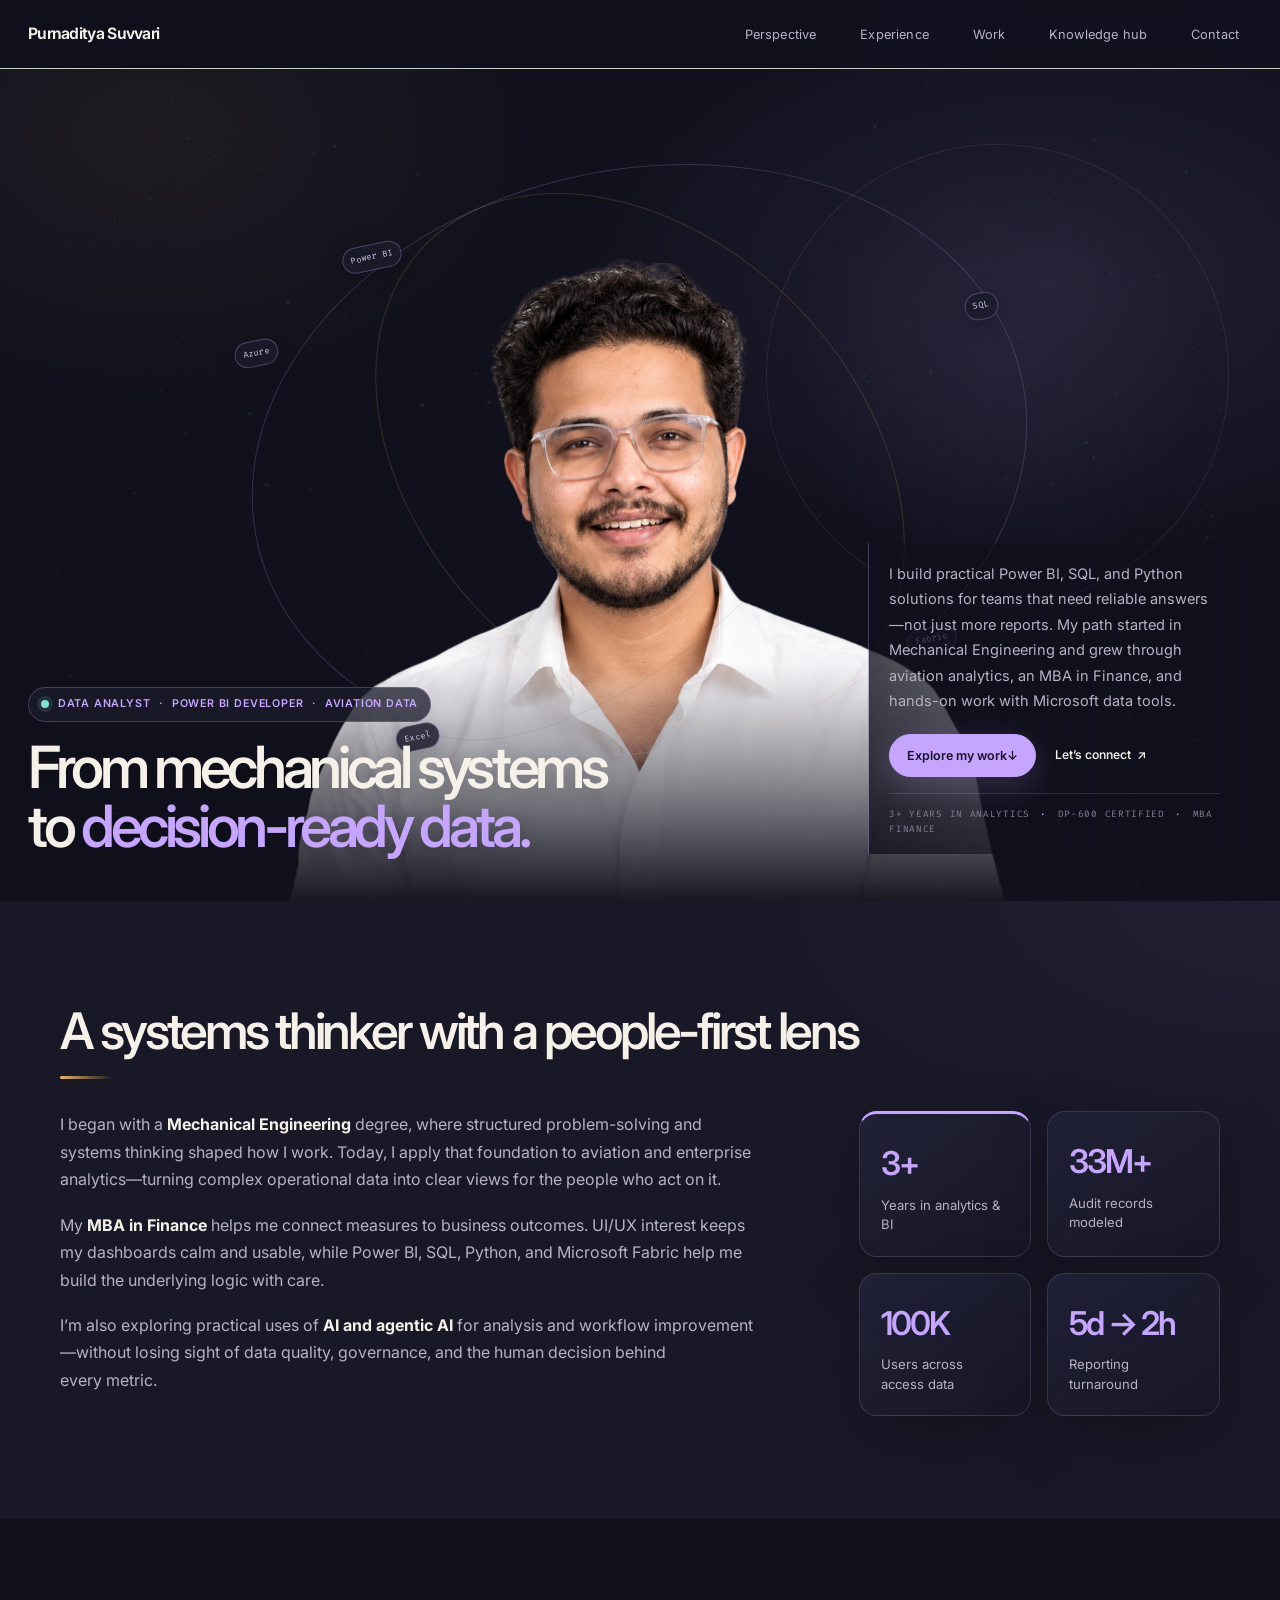
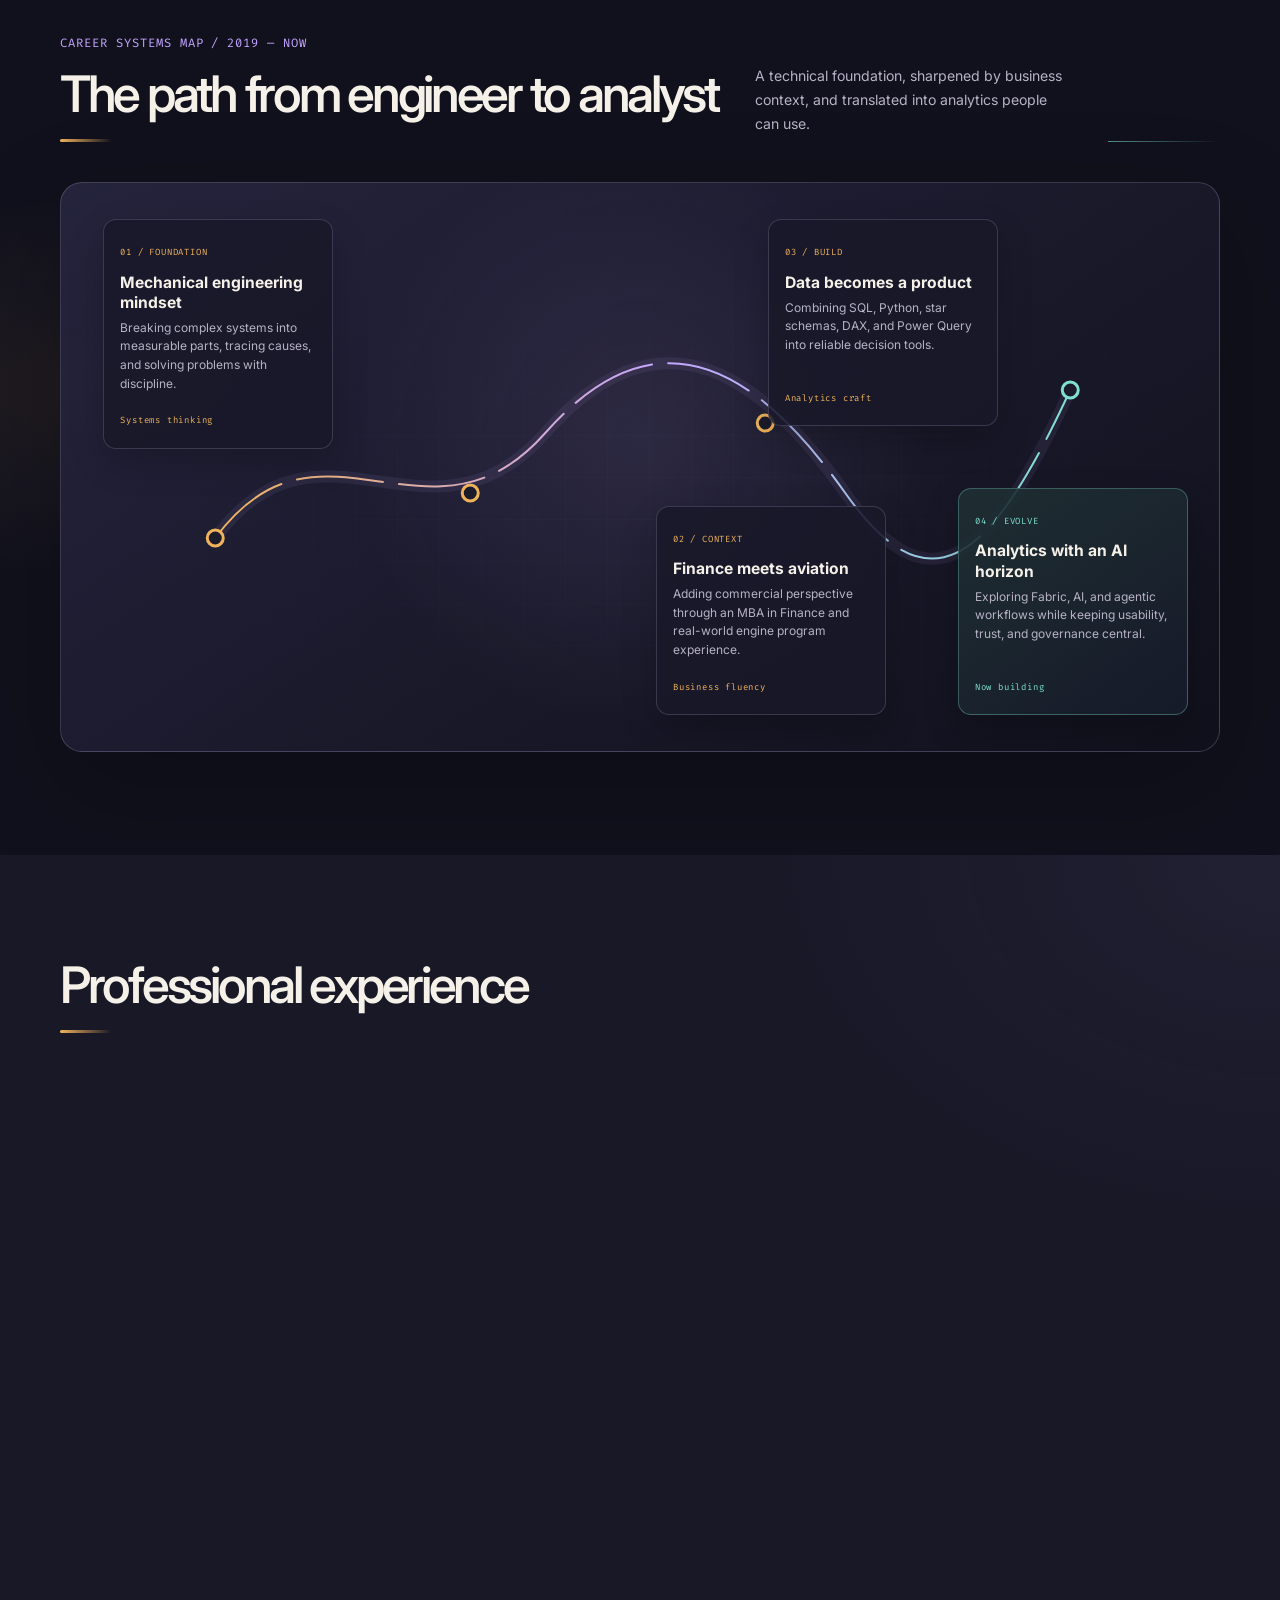
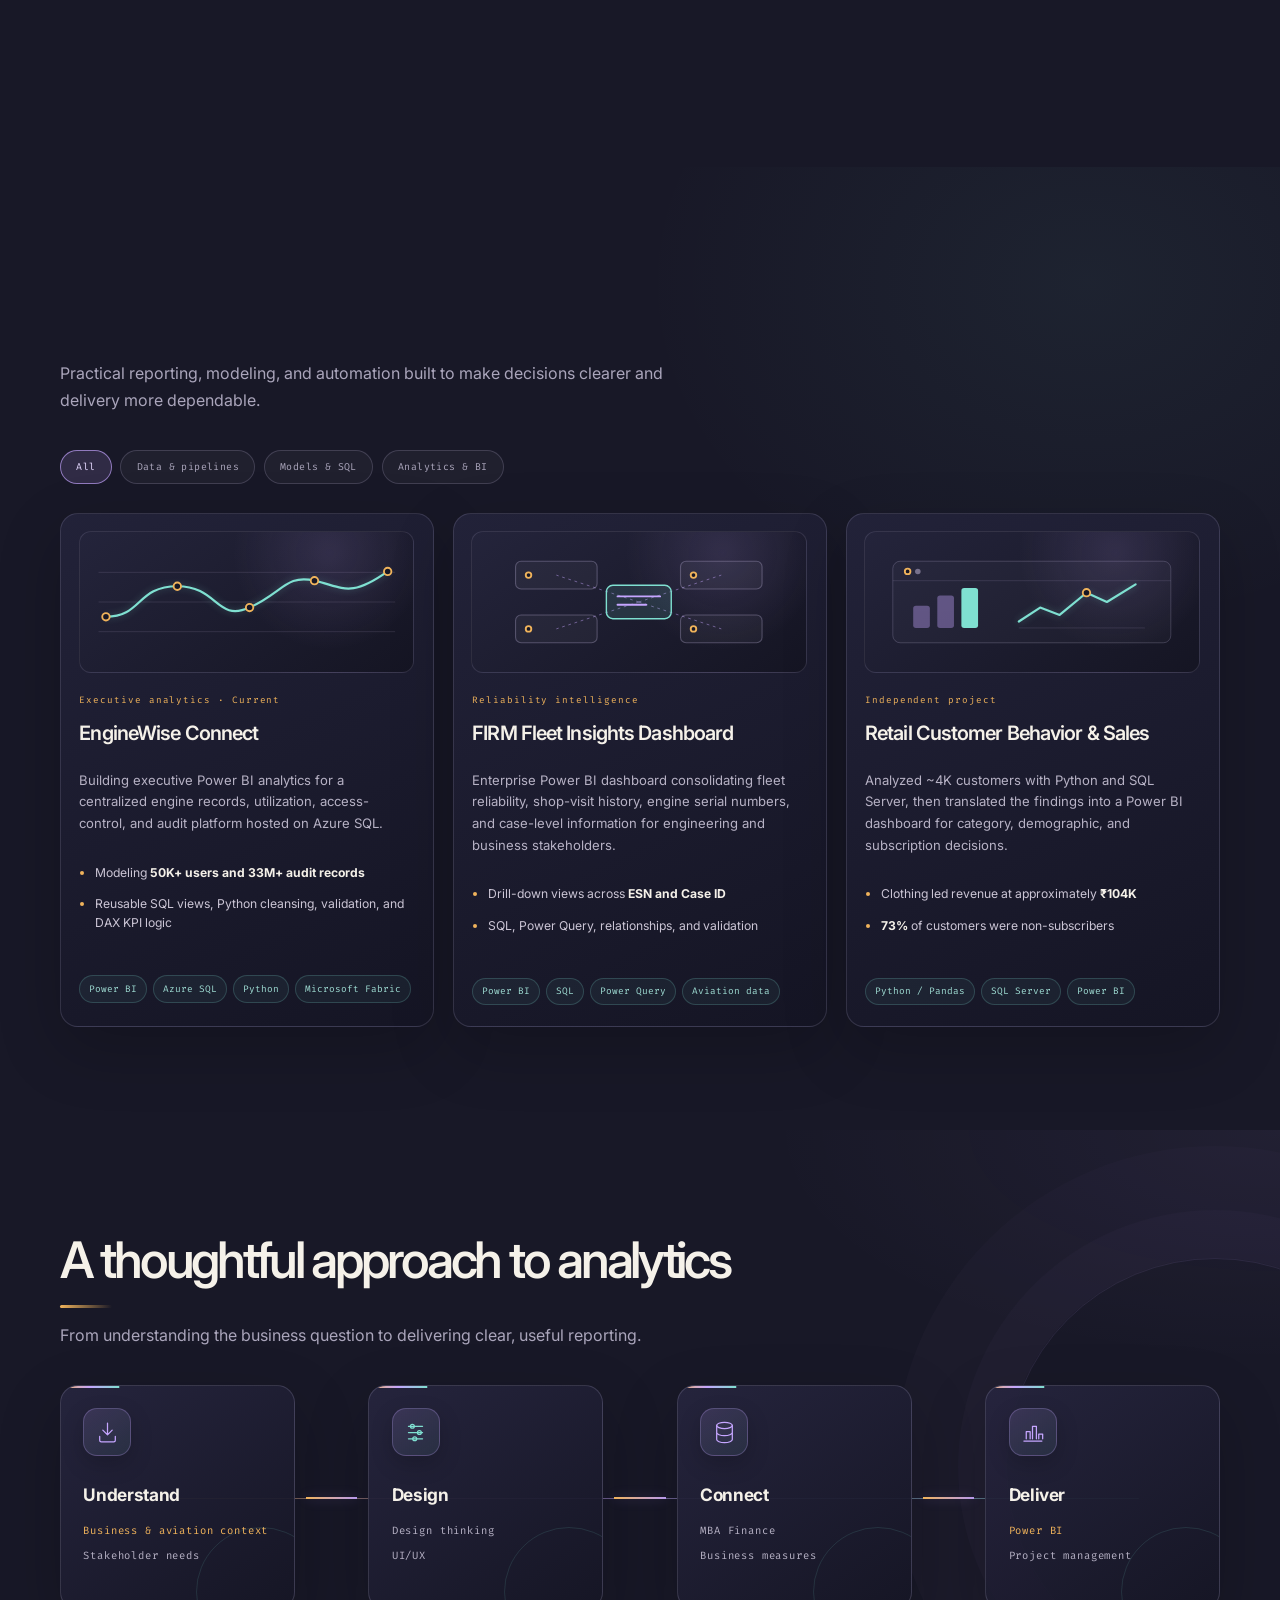
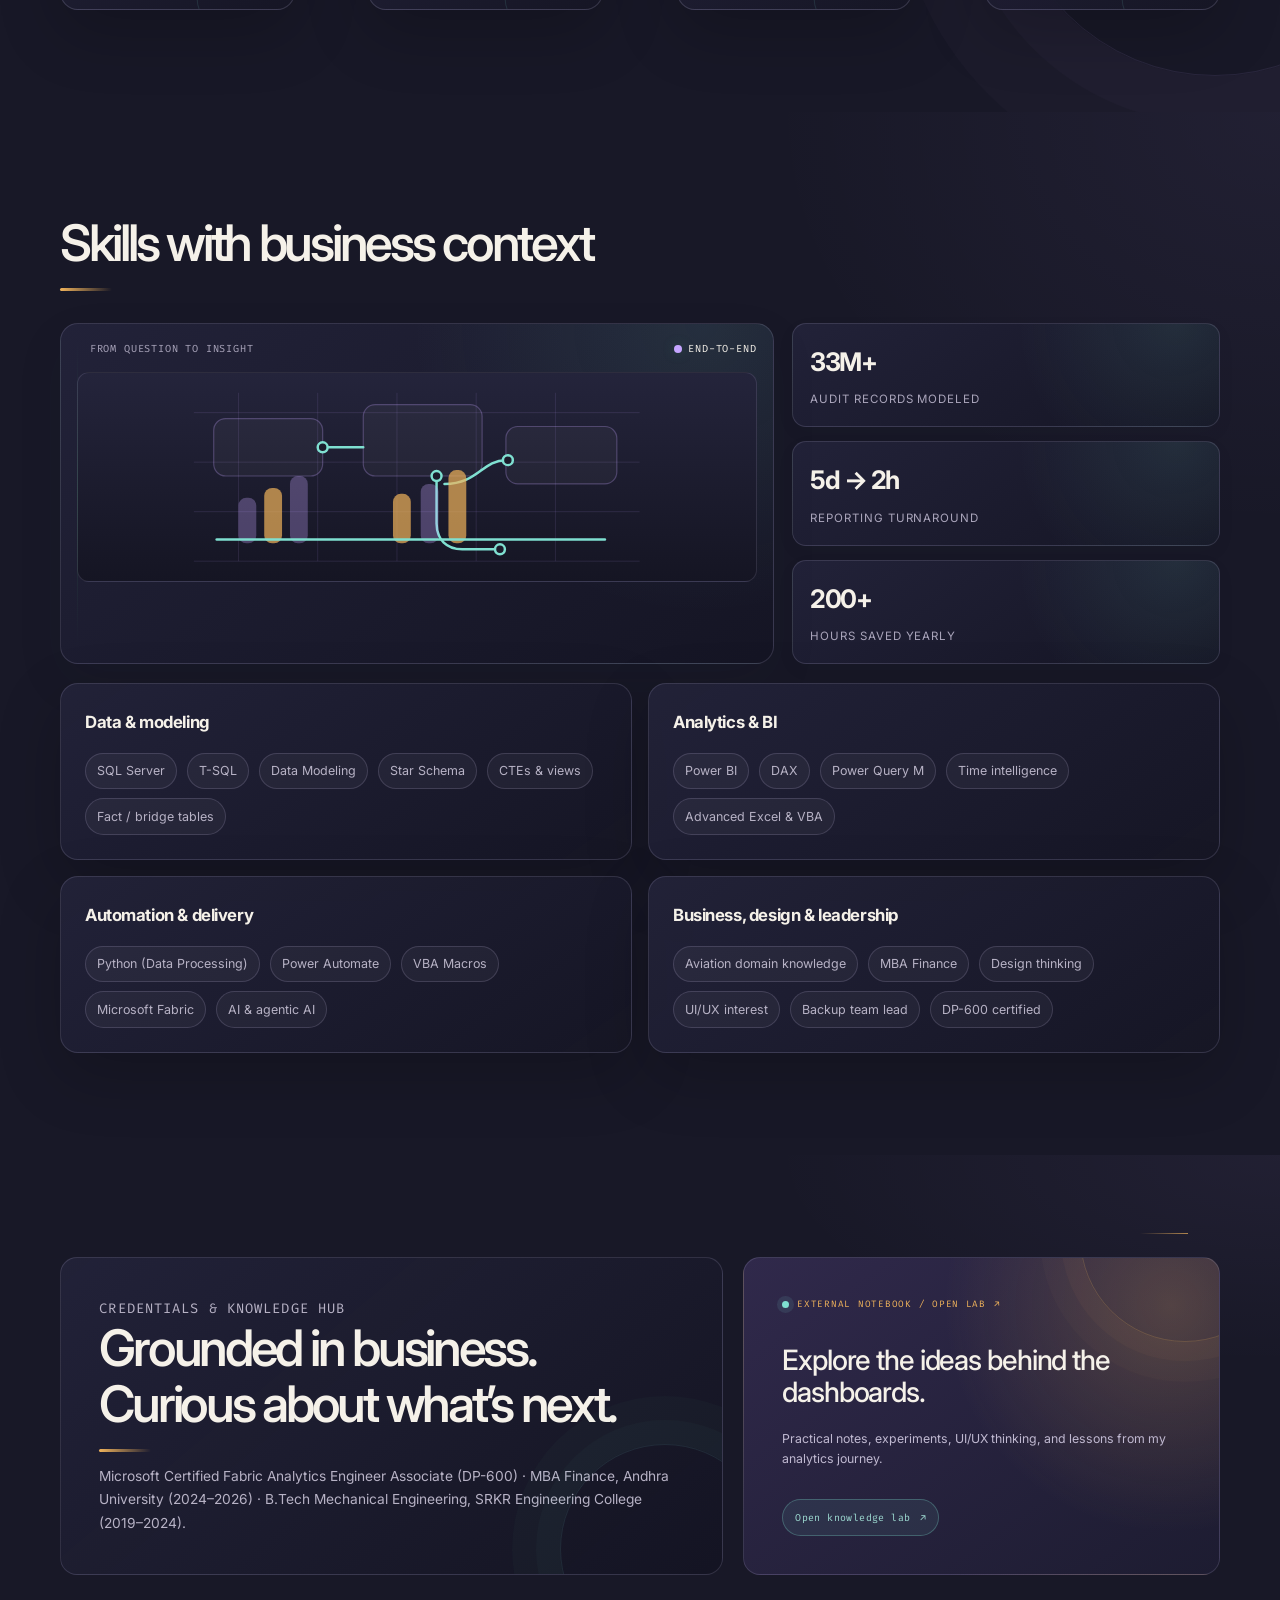
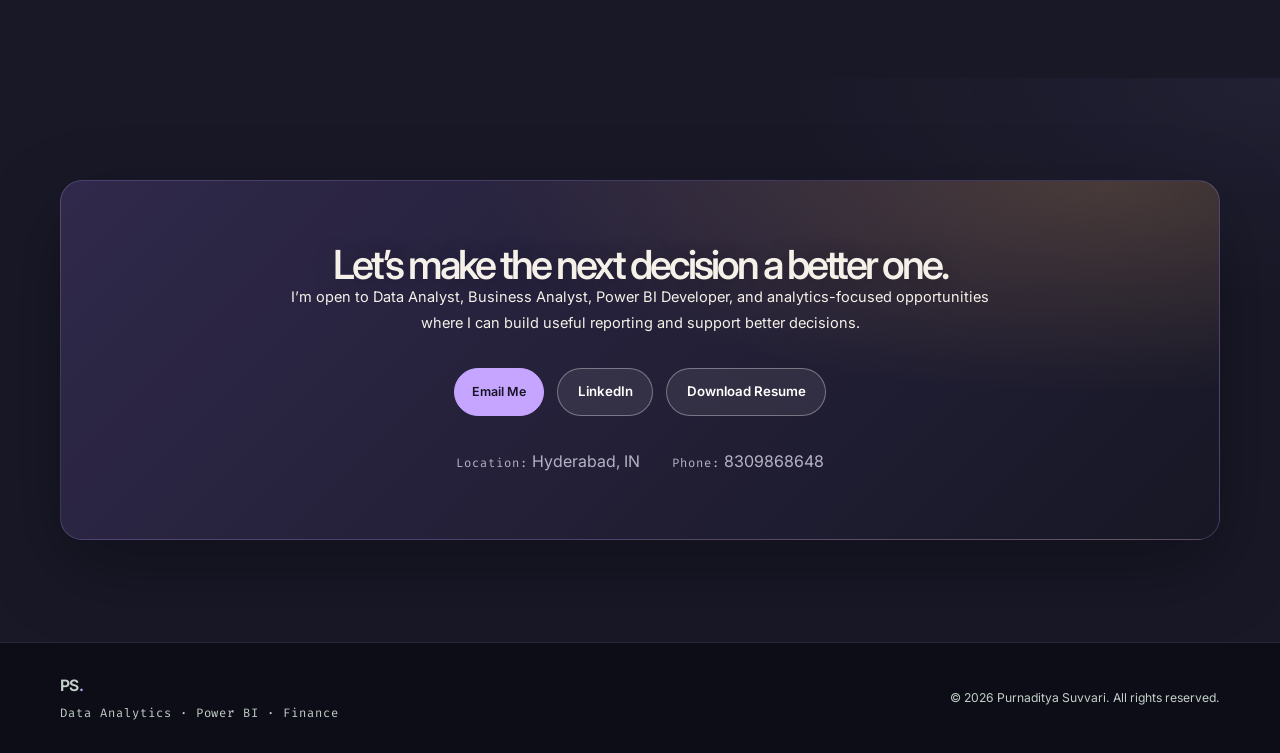
<file: index.html>
<!DOCTYPE html>
<html lang="en">
<head>
    <meta charset="UTF-8">
    <meta name="viewport" content="width=device-width, initial-scale=1.0">
    <title>Purnaditya Suvvari — Data Analyst &amp; Power BI Developer</title>
    <meta name="description" content="Purnaditya Suvvari is a Data Analyst, Business Analyst, and Power BI Developer building practical analytics for aviation, access governance, and business operations.">
    <link rel="preconnect" href="https://fonts.googleapis.com">
    <link rel="preconnect" href="https://fonts.gstatic.com" crossorigin>
    <link href="https://fonts.googleapis.com/css2?family=Fira+Code:wght@400;500&family=Inter:wght@300;400;500;600;700&display=swap" rel="stylesheet">
    <style>
:root {
    color-scheme: dark;
    --bg-main: #080b12;
    --bg-alt: #0d1220;
    --surface: rgba(17, 24, 39, 0.72);
    --surface-strong: #111827;
    --border: rgba(148, 163, 184, 0.16);
    --text-primary: #f8fafc;
    --text-secondary: #a4afc1;
    --text-muted: #718096;
    --accent-primary: #00e5ff;
    --accent-secondary: #8b5cf6;
    --accent-glow: rgba(0, 229, 255, 0.14);
    --font-main: "Inter", sans-serif;
    --font-mono: "Fira Code", monospace;
    --nav-height: 76px;
    --content-width: 1120px;
    --section-space: clamp(5rem, 10vw, 8rem);
}

* {
    box-sizing: border-box;
}

html {
    scroll-behavior: smooth;
    scroll-padding-top: calc(var(--nav-height) + 1rem);
}

body {
    min-width: 320px;
    margin: 0;
    overflow-x: hidden;
    background:
        radial-gradient(ellipse at 50% -20%, rgba(0, 229, 255, 0.08), transparent 55%),
        var(--bg-main);
    color: var(--text-primary);
    font-family: var(--font-main);
    line-height: 1.7;
    -webkit-font-smoothing: antialiased;
}

body, button, a {
    font-family: var(--font-main);
}

a {
    color: inherit;
    text-decoration: none;
}

button {
    color: inherit;
}

::selection {
    background: rgba(0, 229, 255, 0.28);
    color: #fff;
}

::-webkit-scrollbar {
    width: 8px;
}

::-webkit-scrollbar-track {
    background: var(--bg-main);
}

::-webkit-scrollbar-thumb {
    border: 2px solid var(--bg-main);
    border-radius: 99px;
    background: #334155;
}

.container {
    width: min(var(--content-width), calc(100% - 3rem));
    margin-inline: auto;
}

.section {
    position: relative;
    z-index: 1;
    padding-block: var(--section-space);
}

.bg-grid {
    position: fixed;
    z-index: 0;
    inset: 0;
    pointer-events: none;
    background-image:
        linear-gradient(rgba(148, 163, 184, 0.035) 1px, transparent 1px),
        linear-gradient(90deg, rgba(148, 163, 184, 0.035) 1px, transparent 1px);
    background-size: 54px 54px;
    mask-image: linear-gradient(to bottom, black, transparent 85%);
}

#data-network {
    position: fixed;
    z-index: 0;
    inset: 0;
    width: 100%;
    height: 100%;
    pointer-events: none;
}

#navbar {
    position: sticky;
    z-index: 10;
    top: 0;
    min-height: var(--nav-height);
    border-bottom: 1px solid var(--border);
    background: rgba(8, 11, 18, 0.82);
    backdrop-filter: blur(18px);
}

.nav-container {
    display: flex;
    width: min(var(--content-width), calc(100% - 3rem));
    min-height: var(--nav-height);
    align-items: center;
    justify-content: space-between;
    margin-inline: auto;
}

.nav-logo {
    font-size: 1.55rem;
    font-weight: 700;
    letter-spacing: -0.08em;
}

.accent,
.accent-text {
    color: var(--accent-primary);
}

.nav-menu {
    display: flex;
    align-items: center;
    gap: clamp(1rem, 2.5vw, 2rem);
    margin: 0;
    padding: 0;
    list-style: none;
}

.nav-link {
    color: var(--text-secondary);
    font-size: 0.84rem;
    transition: color 180ms ease;
}

.nav-link:hover,
.nav-link:focus-visible {
    color: var(--accent-primary);
}

.menu-toggle {
    display: none;
}

#hero {
    display: grid;
    min-height: min(760px, calc(100svh - var(--nav-height)));
    align-items: center;
    padding-block: clamp(6rem, 14vw, 11rem);
}

.hero-content {
    max-width: 920px;
}

.mono-label,
.mono-tech {
    color: var(--accent-primary);
    font-family: var(--font-mono);
    font-size: 0.76rem;
    letter-spacing: 0.08em;
}

.hero-title {
    max-width: 920px;
    margin: 1.2rem 0;
    font-size: clamp(2.7rem, 7vw, 5.8rem);
    font-weight: 600;
    letter-spacing: -0.065em;
    line-height: 1.04;
}

.hero-subtitle {
    margin: 1.5rem 0;
    color: var(--text-secondary);
    font-size: clamp(1.2rem, 2.5vw, 1.8rem);
    font-weight: 400;
}

.hero-summary {
    max-width: 690px;
    margin: 1.5rem 0 2rem;
    color: var(--text-secondary);
    font-size: clamp(1rem, 1.6vw, 1.12rem);
}

.hero-cta,
.contact-links {
    display: flex;
    flex-wrap: wrap;
    gap: 0.85rem;
}

.btn {
    display: inline-flex;
    min-height: 48px;
    align-items: center;
    justify-content: center;
    padding: 0.7rem 1.2rem;
    border: 1px solid var(--border);
    border-radius: 8px;
    font-size: 0.9rem;
    font-weight: 600;
    transition: transform 180ms ease, border-color 180ms ease, background 180ms ease;
}

.btn:hover {
    transform: translateY(-2px);
}

.btn-primary {
    border-color: var(--accent-primary);
    background: var(--accent-primary);
    color: #061019;
}

.btn-primary:hover {
    background: #71f2ff;
}

.btn-secondary {
    background: rgba(255, 255, 255, 0.025);
    color: var(--text-primary);
}

.btn-secondary:hover {
    border-color: rgba(0, 229, 255, 0.55);
}

.section-title {
    margin: 0 0 2.5rem;
    font-size: clamp(2rem, 4vw, 3.2rem);
    font-weight: 600;
    letter-spacing: -0.055em;
    line-height: 1.15;
}

.section-subtitle {
    margin: -1.5rem 0 2rem;
    color: var(--text-secondary);
}

.about-grid {
    display: grid;
    grid-template-columns: minmax(0, 1.6fr) minmax(220px, 0.8fr);
    gap: clamp(2rem, 6vw, 5rem);
    align-items: start;
}

.about-text {
    color: var(--text-secondary);
}

.about-text p:first-child {
    margin-top: 0;
}

.about-text strong,
.exp-bullets strong,
.project-metrics strong {
    color: var(--text-primary);
}

.about-stats {
    display: grid;
    grid-template-columns: repeat(2, minmax(0, 1fr));
    gap: 1rem;
}

.stat-card,
.experience-card,
.project-card,
.skill-category,
.arch-node,
.timeline-content {
    border: 1px solid var(--border);
    border-radius: 14px;
    background: var(--surface);
    box-shadow: 0 18px 60px rgba(0, 0, 0, 0.12);
}

.stat-card {
    min-height: 140px;
    padding: 1.25rem;
}

.stat-number {
    margin: 0;
    color: var(--accent-primary);
    font-size: 2.2rem;
    letter-spacing: -0.06em;
}

.stat-label {
    margin: 0.25rem 0 0;
    color: var(--text-secondary);
    font-size: 0.82rem;
    line-height: 1.5;
}

.timeline {
    position: relative;
    display: grid;
    max-width: 850px;
    gap: 1.25rem;
}

.timeline::before {
    position: absolute;
    top: 1.5rem;
    bottom: 1.5rem;
    left: 9px;
    width: 1px;
    background: linear-gradient(var(--accent-primary), rgba(139, 92, 246, 0.2));
    content: "";
}

.timeline-item {
    position: relative;
    padding-left: 2.5rem;
}

.timeline-dot {
    position: absolute;
    z-index: 1;
    top: 1.4rem;
    left: 3px;
    width: 13px;
    height: 13px;
    border: 2px solid var(--accent-primary);
    border-radius: 50%;
    background: var(--bg-main);
}

.timeline-item.current .timeline-dot {
    background: var(--accent-primary);
    box-shadow: 0 0 18px var(--accent-glow);
}

.timeline-content {
    padding: 1.25rem 1.5rem;
}

.timeline-content h3,
.skill-category h3 {
    margin: 0.4rem 0;
    font-size: 1.1rem;
}

.timeline-content p {
    margin: 0;
    color: var(--text-secondary);
}

.experience-card {
    padding: clamp(1.25rem, 4vw, 2.25rem);
}

.exp-header {
    display: flex;
    align-items: flex-start;
    justify-content: space-between;
    gap: 1rem;
}

.exp-header h3 {
    margin: 0;
    font-size: clamp(1.1rem, 2vw, 1.45rem);
}

.exp-location,
.exp-overview {
    color: var(--text-secondary);
}

.exp-bullets,
.project-metrics {
    display: grid;
    gap: 0.8rem;
    padding-left: 1.25rem;
    color: var(--text-secondary);
}

.exp-bullets li::marker,
.project-metrics li::marker {
    color: var(--accent-primary);
}

.exp-awards,
.skill-badges,
.tech-stack {
    display: flex;
    flex-wrap: wrap;
    gap: 0.6rem;
}

.badge,
.tech-stack span {
    display: inline-flex;
    align-items: center;
    padding: 0.4rem 0.7rem;
    border: 1px solid var(--border);
    border-radius: 999px;
    background: rgba(148, 163, 184, 0.06);
    color: var(--text-secondary);
    font-size: 0.78rem;
}

.badge-award {
    border-color: rgba(250, 204, 21, 0.26);
    color: #f5d97a;
}

.filter-container {
    display: flex;
    flex-wrap: wrap;
    gap: 0.65rem;
    margin: -0.5rem 0 1.5rem;
}

.filter-btn {
    padding: 0.55rem 0.9rem;
    border: 1px solid var(--border);
    border-radius: 999px;
    background: transparent;
    color: var(--text-secondary);
    cursor: pointer;
    font-size: 0.82rem;
}

.filter-btn.active,
.filter-btn:hover {
    border-color: var(--accent-primary);
    background: var(--accent-glow);
    color: var(--accent-primary);
}

.projects-grid {
    display: grid;
    grid-template-columns: repeat(3, minmax(0, 1fr));
    gap: 1rem;
}

.project-card {
    height: 100%;
    transition: transform 180ms ease, border-color 180ms ease;
}

.project-card:hover {
    transform: translateY(-4px);
    border-color: rgba(0, 229, 255, 0.38);
}

.project-content {
    padding: 1.35rem;
}

.project-content h3 {
    margin: 0.7rem 0;
    font-size: 1.2rem;
    line-height: 1.35;
}

.project-desc {
    color: var(--text-secondary);
    font-size: 0.9rem;
}

.project-metrics {
    padding-left: 1rem;
    font-size: 0.86rem;
}

.tech-stack {
    margin-top: 1.25rem;
}

.tech-stack span {
    padding: 0.3rem 0.55rem;
    font-family: var(--font-mono);
    font-size: 0.68rem;
}

.architecture-flow {
    display: flex;
    align-items: stretch;
    gap: 1rem;
}

.arch-node {
    display: flex;
    flex: 1 1 0;
    min-width: 0;
    flex-direction: column;
    justify-content: center;
    gap: 0.35rem;
    padding: 1.25rem;
}

.node-icon {
    font-size: 1.7rem;
}

.arch-node h4 {
    margin: 0.35rem 0;
    font-size: 1rem;
}

.arch-line {
    width: clamp(16px, 4vw, 52px);
    height: 1px;
    align-self: center;
    background: linear-gradient(90deg, var(--accent-primary), var(--accent-secondary));
}

.mono-tech {
    font-size: 0.68rem;
}

.skills-grid {
    display: grid;
    grid-template-columns: repeat(2, minmax(0, 1fr));
    gap: 1rem;
}

.skill-showcase {
    display: grid;
    grid-template-columns: minmax(0, 1.25fr) minmax(180px, 0.75fr);
    gap: 1rem;
    margin-bottom: 1.5rem;
}

.showcase-panel {
    position: relative;
    overflow: hidden;
    padding: 1rem;
    border: 1px solid var(--border);
    border-radius: 18px;
    background:
        radial-gradient(circle at top right, rgba(52, 118, 87, 0.12), transparent 38%),
        linear-gradient(145deg, rgba(255, 255, 255, 0.9), rgba(243, 246, 240, 0.96));
    box-shadow: 0 18px 48px rgba(31, 38, 33, 0.08);
}

.showcase-panel::before {
    position: absolute;
    inset: 1rem auto 1rem 1rem;
    width: 1px;
    background: linear-gradient(to bottom, transparent, rgba(52, 118, 87, 0.28), transparent);
    content: "";
}

.showcase-header {
    display: flex;
    align-items: center;
    justify-content: space-between;
    gap: 0.75rem;
    margin-bottom: 0.9rem;
    padding-left: 0.8rem;
    color: var(--text-secondary);
    font-family: var(--font-mono);
    font-size: 0.64rem;
    letter-spacing: 0.08em;
    text-transform: uppercase;
}

.showcase-status {
    display: inline-flex;
    align-items: center;
    gap: 0.42rem;
    color: var(--text-primary);
}

.showcase-status::before {
    display: inline-block;
    width: 8px;
    height: 8px;
    border-radius: 50%;
    background: var(--accent-primary);
    box-shadow: 0 0 12px rgba(52, 118, 87, 0.45);
    content: "";
}

.showcase-visual {
    width: 100%;
    height: 210px;
    display: block;
    border-radius: 12px;
    background: linear-gradient(180deg, rgba(240, 246, 241, 0.8), rgba(252, 251, 248, 0.96));
}

.showcase-outline {
    fill: rgba(255, 255, 255, 0.75);
    stroke: rgba(52, 118, 87, 0.18);
    stroke-width: 1.2;
}

.showcase-gridline {
    stroke: rgba(52, 118, 87, 0.12);
    stroke-width: 1;
    fill: none;
}

.showcase-curve {
    fill: none;
    stroke: #2b6f52;
    stroke-width: 2.5;
    stroke-linecap: round;
    stroke-linejoin: round;
}

.showcase-point {
    fill: #f6faf7;
    stroke: #2b6f52;
    stroke-width: 2.5;
}

.showcase-bar {
    fill: #dfe9e1;
}

.showcase-bar.alt {
    fill: #8aa88d;
}

.showcase-stat-stack {
    display: grid;
    gap: 0.9rem;
}

.showcase-stat {
    display: grid;
    gap: 0.4rem;
    padding: 1rem 1.1rem;
    border: 1px solid var(--border);
    border-radius: 14px;
    background: linear-gradient(180deg, rgba(255, 255, 255, 0.88), rgba(243, 245, 240, 0.94));
}

.showcase-stat strong {
    color: var(--text-primary);
    font-size: clamp(1.3rem, 2vw, 1.9rem);
    letter-spacing: -0.06em;
}

.showcase-stat span {
    color: var(--text-secondary);
    font-size: 0.72rem;
    text-transform: uppercase;
    letter-spacing: 0.08em;
}

.skill-category {
    padding: 1.35rem;
}

.skill-category h3 {
    margin: 0 0 1rem;
}

.badge-outline {
    border-style: dashed;
    color: var(--accent-primary);
}

.contact-container {
    text-align: center;
}

.contact-container .hero-title {
    max-width: 750px;
    margin-inline: auto;
}

.contact-container .hero-summary {
    max-width: 700px;
    margin: 0 auto 2rem;
}

.contact-links {
    justify-content: center;
}

.contact-info {
    display: flex;
    flex-wrap: wrap;
    justify-content: center;
    gap: 0.5rem 2rem;
    margin-top: 2rem;
    color: var(--text-secondary);
}

.contact-info p {
    margin: 0;
}

footer {
    position: relative;
    z-index: 1;
    border-top: 1px solid var(--border);
    background: rgba(8, 11, 18, 0.75);
}

.footer-content {
    display: flex;
    min-height: 110px;
    align-items: center;
    justify-content: space-between;
    gap: 1.5rem;
    padding-block: 1.25rem;
}

.footer-left p,
.footer-right p {
    margin: 0.2rem 0;
}

.footer-left .mono-label,
.footer-right {
    color: var(--text-muted);
    font-size: 0.76rem;
}

:focus-visible {
    outline: 2px solid var(--accent-primary);
    outline-offset: 4px;
}

@media (max-width: 850px) {
    .nav-container,
    .container {
        width: min(100% - 2.5rem, var(--content-width));
    }

    .nav-menu {
        gap: 0.85rem;
    }

    .nav-link {
        font-size: 0.76rem;
    }

    .projects-grid {
        grid-template-columns: repeat(2, minmax(0, 1fr));
    }

    .architecture-flow {
        flex-wrap: wrap;
    }

    .arch-node {
        flex-basis: calc(50% - 2.5rem);
    }

    .arch-line {
        display: none;
    }
}

@media (max-width: 640px) {
    :root {
        --nav-height: 64px;
        --section-space: 4.5rem;
    }

    .nav-container,
    .container {
        width: min(100% - 2rem, var(--content-width));
    }

    #navbar {
        position: relative;
    }

    .nav-container {
        align-items: flex-start;
        flex-direction: column;
        gap: 0.5rem;
        padding-block: 0.8rem;
    }

    .nav-menu {
        width: 100%;
        flex-wrap: wrap;
        gap: 0.35rem 1rem;
        padding-bottom: 0.25rem;
    }

    .nav-link {
        font-size: 0.75rem;
    }

    #hero {
        min-height: 0;
        padding-block: 6rem;
    }

    .hero-title {
        font-size: clamp(2.55rem, 13vw, 4.25rem);
    }

    .about-grid,
    .skills-grid {
        grid-template-columns: 1fr;
    }

    .about-stats {
        grid-template-columns: repeat(2, minmax(0, 1fr));
    }

    .projects-grid {
        grid-template-columns: 1fr;
    }

    .architecture-flow {
        display: grid;
        grid-template-columns: 1fr;
    }

    .arch-node {
        min-height: 130px;
    }

    .exp-header {
        flex-direction: column;
    }

    .footer-content {
        align-items: flex-start;
        flex-direction: column;
        justify-content: center;
        gap: 0.5rem;
    }
}

@media (prefers-reduced-motion: reduce) {
    *,
    *::before,
    *::after {
        scroll-behavior: auto !important;
        transition-duration: 0.01ms !important;
    }
}

/* Editorial polish and dashboard hero */
:root {
    --accent-primary: #66f0e0;
    --accent-secondary: #9a8cff;
    --accent-glow: rgba(102, 240, 224, 0.13);
    --border: rgba(157, 174, 196, 0.13);
}

body {
    background:
        radial-gradient(ellipse at 77% 19%, rgba(80, 102, 186, 0.11), transparent 33rem),
        radial-gradient(ellipse at 12% 42%, rgba(61, 191, 177, 0.055), transparent 32rem),
        #080b12;
}

.bg-grid {
    background-size: 64px 64px;
    mask-image: linear-gradient(to bottom, rgba(0, 0, 0, 0.75), transparent 80%);
}

#navbar {
    position: sticky;
    background: rgba(8, 11, 18, 0.78);
}

.nav-container {
    width: min(1240px, calc(100% - 4rem));
}

.nav-logo {
    font-family: var(--font-mono);
    font-size: 1.12rem;
    letter-spacing: -0.08em;
}

.nav-menu {
    gap: clamp(0.9rem, 2vw, 1.65rem);
}

.nav-link {
    position: relative;
    padding-block: 0.5rem;
    font-size: 0.78rem;
    letter-spacing: 0.015em;
}

.nav-link::after {
    position: absolute;
    right: 0;
    bottom: 0;
    left: 0;
    height: 1px;
    transform: scaleX(0);
    transform-origin: left;
    background: var(--accent-primary);
    content: "";
    transition: transform 180ms ease;
}

.nav-link:hover::after,
.nav-link:focus-visible::after {
    transform: scaleX(1);
}

#hero {
    min-height: min(810px, calc(100svh - var(--nav-height)));
    padding-block: clamp(5.5rem, 9vw, 8rem);
}

.hero-layout {
    display: grid;
    width: min(1240px, calc(100% - 4rem));
    grid-template-columns: minmax(0, 1.08fr) minmax(360px, 0.92fr);
    align-items: center;
    gap: clamp(2.5rem, 6vw, 5.75rem);
}

.hero-content {
    max-width: 660px;
}

.hero-status {
    display: inline-flex;
    align-items: center;
    gap: 0.55rem;
    margin: 0 0 1.8rem;
    padding: 0.42rem 0.7rem;
    border: 1px solid rgba(102, 240, 224, 0.16);
    border-radius: 999px;
    background: rgba(102, 240, 224, 0.045);
    color: #a4b5c4;
    font-family: var(--font-mono);
    font-size: 0.62rem;
    letter-spacing: 0.08em;
}

.status-dot {
    display: inline-block;
    width: 7px;
    height: 7px;
    flex: 0 0 auto;
    border-radius: 50%;
    background: var(--accent-primary);
    box-shadow: 0 0 12px rgba(102, 240, 224, 0.68);
}

.hero-content > .mono-label {
    margin: 0 0 1rem;
    font-size: 0.72rem;
    text-transform: uppercase;
}

.hero-location {
    color: var(--text-muted);
}

.hero-title {
    margin: 0;
    font-size: clamp(2.9rem, 5.1vw, 5rem);
    font-weight: 500;
    letter-spacing: -0.075em;
    line-height: 1.04;
}

.hero-title span {
    color: var(--accent-primary);
}

.hero-subtitle {
    margin: 1.2rem 0 1rem;
    font-size: 1.12rem;
}

.hero-subtitle span {
    padding-inline: 0.2rem;
    color: var(--accent-primary);
}

.hero-summary {
    max-width: 570px;
    margin: 0 0 1.8rem;
    font-size: 0.97rem;
    line-height: 1.85;
}

.btn {
    min-height: 46px;
    border-radius: 7px;
    font-size: 0.83rem;
}

.btn-primary {
    box-shadow: 0 8px 28px rgba(102, 240, 224, 0.13);
}

.hero-proof {
    display: flex;
    flex-wrap: wrap;
    align-items: center;
    gap: 0.65rem 1rem;
    margin-top: 2.5rem;
    color: var(--text-muted);
    font-size: 0.72rem;
}

.hero-proof strong {
    color: #e7edf5;
    font-family: var(--font-mono);
    font-size: 0.82rem;
    font-weight: 500;
}

.proof-divider {
    width: 3px;
    height: 3px;
    border-radius: 50%;
    background: #465264;
}

.hero-dashboard {
    position: relative;
    overflow: hidden;
    border: 1px solid rgba(157, 174, 196, 0.2);
    border-radius: 15px;
    background:
        radial-gradient(ellipse at 90% 4%, rgba(102, 240, 224, 0.07), transparent 45%),
        linear-gradient(145deg, rgba(19, 27, 41, 0.97), rgba(11, 16, 26, 0.96));
    box-shadow: 0 35px 100px rgba(0, 0, 0, 0.36), 0 0 65px rgba(102, 240, 224, 0.055);
    animation: dashboard-float 8s ease-in-out infinite;
}

.dashboard-topbar {
    display: flex;
    min-height: 47px;
    align-items: center;
    gap: 0.8rem;
    padding-inline: 1rem;
    border-bottom: 1px solid var(--border);
    color: #8290a2;
    font-family: var(--font-mono);
    font-size: 0.58rem;
    letter-spacing: 0.07em;
}

.window-dots {
    display: flex;
    gap: 4px;
}

.window-dots i {
    width: 6px;
    height: 6px;
    border-radius: 50%;
    background: #455164;
}

.window-dots i:first-child {
    background: #e28580;
}

.window-dots i:nth-child(2) {
    background: #e4bd6c;
}

.window-dots i:nth-child(3) {
    background: #73cba8;
}

.dashboard-live {
    display: inline-flex;
    align-items: center;
    gap: 0.38rem;
    margin-left: auto;
    color: #b3c3c8;
    font-size: 0.55rem;
}

.dashboard-live .status-dot {
    width: 5px;
    height: 5px;
}

.dashboard-body {
    padding: clamp(1rem, 2.3vw, 1.55rem);
}

.dashboard-heading,
.chart-caption {
    display: flex;
    align-items: flex-end;
    justify-content: space-between;
    gap: 1rem;
}

.dashboard-heading > div {
    display: grid;
    gap: 0.22rem;
}

.dashboard-label,
.dashboard-period,
.dashboard-metric > span,
.pipeline-title,
.pipeline-step b,
.chart-axis {
    color: #748398;
    font-family: var(--font-mono);
    font-size: 0.56rem;
    letter-spacing: 0.07em;
}

.dashboard-heading strong {
    font-size: 1rem;
    font-weight: 500;
}

.dashboard-period {
    padding: 0.35rem 0.48rem;
    border: 1px solid var(--border);
    border-radius: 5px;
}

.dashboard-period span {
    color: var(--accent-primary);
}

.dashboard-metrics {
    display: grid;
    grid-template-columns: repeat(2, minmax(0, 1fr));
    gap: 0.7rem;
    margin-top: 1.2rem;
}

.dashboard-metric {
    display: grid;
    gap: 0.22rem;
    padding: 0.75rem 0.85rem;
    border: 1px solid var(--border);
    border-radius: 8px;
    background: rgba(255, 255, 255, 0.018);
}

.dashboard-metric strong {
    font-family: var(--font-mono);
    font-size: 1.6rem;
    font-weight: 500;
    letter-spacing: -0.07em;
}

.dashboard-metric strong small {
    margin-left: 0.08rem;
    color: #c0ccd8;
    font-size: 0.8rem;
}

.dashboard-metric em {
    color: var(--accent-primary);
    font-size: 0.62rem;
    font-style: normal;
}

.chart-wrap {
    margin-top: 1.25rem;
    padding: 0.85rem 0.85rem 0.7rem;
    border: 1px solid var(--border);
    border-radius: 8px;
    background: rgba(255, 255, 255, 0.014);
}

.chart-caption {
    align-items: center;
    color: #9eabba;
    font-size: 0.68rem;
}

.chart-caption strong {
    color: var(--accent-primary);
    font-family: var(--font-mono);
    font-size: 0.68rem;
    font-weight: 500;
}

.dashboard-chart {
    display: block;
    width: 100%;
    height: 94px;
    overflow: visible;
    margin-top: 0.5rem;
}

.chart-area {
    fill: url(#chart-fill);
}

.chart-line {
    fill: none;
    stroke: var(--accent-primary);
    stroke-linecap: round;
    stroke-width: 2;
    vector-effect: non-scaling-stroke;
}

.dashboard-chart circle {
    fill: var(--accent-primary);
    stroke: rgba(102, 240, 224, 0.22);
    stroke-width: 5;
}

.chart-axis {
    display: flex;
    justify-content: space-between;
    font-size: 0.49rem;
}

.pipeline-list {
    display: grid;
    gap: 0;
    margin-top: 1rem;
}

.pipeline-title {
    margin-bottom: 0.45rem;
}

.pipeline-step {
    display: grid;
    grid-template-columns: 2rem 1fr auto;
    align-items: center;
    gap: 0.55rem;
    min-height: 34px;
    border-top: 1px solid rgba(157, 174, 196, 0.08);
    color: #c5ced9;
    font-size: 0.68rem;
}

.pipeline-step i {
    color: #657387;
    font-family: var(--font-mono);
    font-size: 0.58rem;
    font-style: normal;
}

.pipeline-step b {
    color: #93d8c9;
    font-size: 0.48rem;
    font-weight: 400;
}

.section-title {
    position: relative;
    margin-bottom: 2.2rem;
    font-weight: 500;
}

.section-title::after {
    display: block;
    width: 42px;
    height: 2px;
    margin-top: 1rem;
    background: linear-gradient(90deg, var(--accent-primary), transparent);
    content: "";
}

.stat-card,
.experience-card,
.project-card,
.skill-category,
.arch-node,
.timeline-content {
    border-color: rgba(157, 174, 196, 0.14);
    background: linear-gradient(145deg, rgba(20, 28, 42, 0.78), rgba(12, 17, 27, 0.7));
    box-shadow: 0 18px 50px rgba(0, 0, 0, 0.12);
}

.stat-card,
.skill-category,
.arch-node {
    transition: transform 200ms ease, border-color 200ms ease, background 200ms ease;
}

.stat-card:hover,
.skill-category:hover,
.arch-node:hover {
    transform: translateY(-3px);
    border-color: rgba(102, 240, 224, 0.32);
}

.project-card {
    overflow: hidden;
    background: linear-gradient(150deg, rgba(21, 29, 43, 0.84), rgba(12, 17, 27, 0.78));
}

.project-content {
    display: flex;
    min-height: 100%;
    flex-direction: column;
}

.project-content .tech-stack {
    margin-top: auto;
    padding-top: 0.7rem;
}

.filter-btn {
    transition: color 160ms ease, background 160ms ease, border-color 160ms ease;
}

.contact-container {
    padding: clamp(2rem, 5vw, 4.5rem);
    border: 1px solid var(--border);
    border-radius: 18px;
    background:
        radial-gradient(ellipse at 50% 0%, rgba(102, 240, 224, 0.085), transparent 65%),
        linear-gradient(145deg, rgba(17, 24, 39, 0.78), rgba(10, 14, 23, 0.9));
}

@keyframes dashboard-float {
    0%, 100% { transform: translateY(0); }
    50% { transform: translateY(-7px); }
}

@media (max-width: 1000px) {
    .hero-layout {
        grid-template-columns: minmax(0, 1fr) minmax(310px, 0.8fr);
        gap: 2rem;
    }

    .hero-title {
        font-size: clamp(2.8rem, 5.7vw, 4.2rem);
    }
}

@media (max-width: 760px) {
    .nav-container,
    .container,
    .hero-layout {
        width: min(100% - 2rem, var(--content-width));
    }

    .hero-layout {
        grid-template-columns: 1fr;
        gap: 3rem;
    }

    .hero-content {
        max-width: 660px;
    }

    .hero-dashboard {
        width: min(100%, 540px);
        margin-inline: auto;
    }
}

@media (max-width: 640px) {
    #navbar {
        position: sticky;
    }

    .nav-container {
        position: relative;
        display: grid;
        min-height: 64px;
        grid-template-columns: 1fr auto;
        align-items: center;
        gap: 0;
        padding-block: 0;
    }

    .menu-toggle {
        display: flex;
        width: 40px;
        height: 40px;
        align-items: center;
        justify-content: center;
        flex-direction: column;
        gap: 5px;
        border: 1px solid var(--border);
        border-radius: 8px;
        background: rgba(255, 255, 255, 0.025);
        cursor: pointer;
    }

    .menu-toggle .bar {
        width: 16px;
        height: 1px;
        background: #dbe4ef;
        transition: transform 180ms ease;
    }

    .menu-toggle[aria-expanded="true"] .bar:first-child {
        transform: translateY(3px) rotate(45deg);
    }

    .menu-toggle[aria-expanded="true"] .bar:nth-child(2) {
        opacity: 0;
    }

    .menu-toggle[aria-expanded="true"] .bar:last-child {
        transform: translateY(-9px) rotate(-45deg);
    }

    .nav-menu {
        position: absolute;
        top: calc(100% - 1px);
        right: -1rem;
        left: -1rem;
        display: none;
        width: auto;
        padding: 0.65rem 1rem 1rem;
        border: 1px solid var(--border);
        border-top: 0;
        background: rgba(8, 11, 18, 0.97);
        box-shadow: 0 18px 30px rgba(0, 0, 0, 0.25);
    }

    .nav-container.nav-open .nav-menu {
        display: flex;
    }

    .nav-menu li {
        width: calc(50% - 0.5rem);
    }

    .nav-link {
        display: block;
        padding-block: 0.55rem;
        font-size: 0.8rem;
    }

    #hero {
        padding-block: 4rem 4.5rem;
    }

    .hero-title {
        font-size: clamp(2.55rem, 11.8vw, 4.1rem);
    }

    .hero-proof {
        gap: 0.6rem 0.75rem;
        font-size: 0.65rem;
    }

    .dashboard-body {
        padding: 1rem;
    }

    .dashboard-chart {
        height: 78px;
    }

    .contact-container {
        padding: 1.4rem 1rem;
    }
}

@media (prefers-reduced-motion: reduce) {
    .hero-dashboard {
        animation: none;
    }
}

.hero-visual {
    position: relative;
    width: 100%;
    max-width: 490px;
    justify-self: center;
    isolation: isolate;
}

.portrait-orbit {
    position: absolute;
    z-index: -1;
    top: 7%;
    left: 50%;
    width: 88%;
    aspect-ratio: 1;
    transform: translateX(-50%);
    border: 1px solid rgba(102, 240, 224, 0.12);
    border-radius: 50%;
    background: radial-gradient(circle, rgba(102, 240, 224, 0.13), rgba(102, 240, 224, 0.035) 48%, transparent 70%);
    box-shadow: 0 0 90px rgba(102, 240, 224, 0.07);
}

.portrait-orbit::before,
.portrait-orbit::after {
    position: absolute;
    inset: 8%;
    border: 1px solid rgba(154, 140, 255, 0.09);
    border-radius: 50%;
    content: "";
}

.portrait-orbit::after {
    inset: 17%;
    border-color: rgba(102, 240, 224, 0.09);
}

.portrait-frame {
    position: relative;
    height: clamp(400px, 42vw, 510px);
    overflow: hidden;
    border: 1px solid rgba(157, 174, 196, 0.16);
    border-radius: 20px;
    background:
        linear-gradient(180deg, rgba(20, 29, 42, 0.2), rgba(9, 13, 21, 0.18)),
        radial-gradient(ellipse at 50% 35%, rgba(102, 240, 224, 0.075), transparent 58%);
    box-shadow: 0 28px 80px rgba(0, 0, 0, 0.24);
}

.portrait-image {
    position: absolute;
    right: 0;
    bottom: -1px;
    left: 0;
    width: 100%;
    height: 100%;
    object-fit: contain;
    object-position: center bottom;
    filter: drop-shadow(0 16px 30px rgba(0, 0, 0, 0.24));
}

.portrait-caption {
    position: absolute;
    right: 1rem;
    bottom: 1rem;
    left: 1rem;
    display: flex;
    min-height: 68px;
    align-items: center;
    gap: 0.75rem;
    padding: 0.7rem 0.8rem;
    border: 1px solid rgba(157, 174, 196, 0.18);
    border-radius: 11px;
    background: rgba(9, 14, 22, 0.78);
    backdrop-filter: blur(14px);
}

.portrait-caption-mark {
    display: grid;
    width: 38px;
    height: 38px;
    flex: 0 0 auto;
    place-items: center;
    border: 1px solid rgba(102, 240, 224, 0.3);
    border-radius: 9px;
    color: var(--accent-primary);
    font-family: var(--font-mono);
    font-size: 0.78rem;
}

.portrait-caption > span:nth-child(2),
.portrait-float > span:last-child {
    display: grid;
    gap: 0.18rem;
}

.portrait-caption strong,
.portrait-float strong {
    color: #eef4f8;
    font-size: 0.78rem;
    font-weight: 500;
}

.portrait-caption small,
.portrait-float small {
    color: #92a0b1;
    font-family: var(--font-mono);
    font-size: 0.52rem;
    letter-spacing: 0.065em;
}

.portrait-caption-arrow {
    margin-left: auto;
    color: var(--accent-primary);
    font-size: 1.1rem;
}

.portrait-float {
    position: absolute;
    z-index: 1;
    display: flex;
    align-items: center;
    gap: 0.65rem;
    padding: 0.72rem 0.85rem;
    border: 1px solid rgba(157, 174, 196, 0.19);
    border-radius: 10px;
    background: rgba(12, 18, 28, 0.9);
    box-shadow: 0 14px 35px rgba(0, 0, 0, 0.25);
    backdrop-filter: blur(12px);
}

.portrait-float-top {
    top: 17%;
    left: -8%;
}

.portrait-float-bottom {
    right: -7%;
    bottom: 26%;
}

.portrait-float-icon {
    display: grid;
    width: 31px;
    height: 31px;
    place-items: center;
    border-radius: 8px;
    background: rgba(102, 240, 224, 0.09);
    color: var(--accent-primary);
}

.portrait-float-dot {
    width: 8px;
    height: 8px;
    border-radius: 50%;
    background: var(--accent-primary);
    box-shadow: 0 0 12px rgba(102, 240, 224, 0.58);
}

@media (max-width: 1000px) {
    .portrait-float-top {
        left: -4%;
    }

    .portrait-float-bottom {
        right: -4%;
    }
}

@media (max-width: 760px) {
    .hero-visual {
        width: min(100%, 490px);
    }
}

@media (max-width: 640px) {
    .portrait-frame {
        height: clamp(350px, 105vw, 460px);
    }

    .portrait-float-top {
        top: 12%;
        left: -0.5rem;
    }

    .portrait-float-bottom {
        right: -0.5rem;
        bottom: 24%;
    }

    .portrait-float {
        gap: 0.45rem;
        padding: 0.6rem;
    }

    .portrait-float strong {
        font-size: 0.7rem;
    }

    .portrait-float small {
        font-size: 0.45rem;
    }

    .portrait-caption {
        right: 0.65rem;
        bottom: 0.65rem;
        left: 0.65rem;
    }
}

/* Minimal, portrait-led opening */
.bg-grid,
#data-network {
    display: none;
}

#navbar {
    min-height: 68px;
    border-bottom: 0;
    background: #fcfbf8;
    color: #151515;
    backdrop-filter: none;
}

.nav-container {
    width: min(1320px, calc(100% - 3.5rem));
    min-height: 68px;
}

.nav-logo {
    color: #171717;
    font-family: var(--font-main);
    font-size: 0.94rem;
    font-weight: 600;
    letter-spacing: -0.035em;
}

.nav-menu {
    gap: clamp(1.2rem, 3vw, 2.5rem);
}

.nav-link {
    color: #343434;
    font-size: 0.78rem;
}

.nav-link:hover,
.nav-link:focus-visible {
    color: #000;
}

.nav-link::after {
    background: #171717;
}

#hero {
    height: clamp(580px, calc(100svh - 68px), 880px);
    min-height: 0;
    display: block;
    overflow: hidden;
    position: relative;
    padding: 0;
    background: #fff;
    color: #141414;
}

#hero::before {
    display: none;
}

.hero-layout {
    position: relative;
    z-index: 1;
    display: grid;
    width: min(1320px, calc(100% - 3.5rem));
    height: 100%;
    grid-template-columns: minmax(0, 1fr);
    grid-template-rows: minmax(0, 1fr) auto;
    margin-inline: auto;
}

.hero-visual {
    position: absolute;
    z-index: 0;
    inset: 0;
    width: 100%;
    max-width: none;
    pointer-events: none;
}

.hero-data-canvas {
    position: absolute;
    z-index: 3;
    inset: 0;
    width: 100%;
    height: 100%;
    pointer-events: none;
    opacity: 0.78;
}

.portrait-orbit,
.portrait-caption,
.portrait-float {
    display: none;
}

.portrait-frame {
    position: absolute;
    z-index: 2;
    inset: 0;
    height: auto;
    overflow: visible;
    border: 0;
    border-radius: 0;
    background: none;
    box-shadow: none;
}

.portrait-frame::after {
    position: absolute;
    inset: 32% 0 0;
    background: linear-gradient(
        to bottom,
        transparent 0%,
        rgba(255, 255, 255, 0.14) 30%,
        rgba(255, 255, 255, 0.62) 72%,
        #fff 100%
    );
    content: "";
}

.portrait-image {
    right: auto;
    bottom: -1%;
    left: 50%;
    width: auto;
    max-width: min(74vw, 760px);
    height: 105%;
    object-fit: contain;
    object-position: center bottom;
    transform: translateX(-50%);
    filter: none;
}

.hero-content {
    position: relative;
    z-index: 10;
    display: grid;
    width: 100%;
    grid-row: 2;
    max-width: none;
    grid-template-columns: minmax(0, 1fr) minmax(220px, 0.56fr);
    align-items: end;
    gap: clamp(2rem, 7vw, 7rem);
    margin-bottom: clamp(1.5rem, 5vh, 3.5rem);
}

.hero-copy {
    max-width: 670px;
}

.hero-status {
    margin-bottom: 0.85rem;
    padding: 0;
    border: 0;
    border-radius: 0;
    background: none;
    color: #4c554f;
    font-family: var(--font-main);
    font-size: 0.74rem;
    letter-spacing: 0;
    white-space: nowrap;
}

.status-dot {
    width: 8px;
    height: 8px;
    background: #25a35a;
    box-shadow: none;
}

.hero-title {
    max-width: 650px;
    margin: 0;
    color: #111;
    font-size: clamp(2rem, 4vw, 3.25rem);
    font-weight: 500;
    letter-spacing: -0.065em;
    line-height: 1.06;
}

.hero-title span {
    color: inherit;
}

.hero-detail {
    max-width: 350px;
    padding-bottom: 0.35rem;
}

.hero-summary {
    margin: 0 0 1.2rem;
    color: #383838;
    font-size: 0.88rem;
    line-height: 1.65;
}

.hero-cta {
    align-items: center;
    gap: 1.2rem;
}

.btn-primary {
    min-height: 42px;
    padding: 0.6rem 1.05rem;
    border: 0;
    border-radius: 999px;
    background: #111;
    box-shadow: 0 5px 14px rgba(0, 0, 0, 0.15);
    color: #fff;
    font-size: 0.78rem;
}

.btn-primary:hover {
    background: #333;
}

.hero-work-link {
    color: #282828;
    font-size: 0.76rem;
}

.hero-work-link span {
    padding-left: 0.2rem;
}

@media (max-width: 700px) {
    #navbar,
    .nav-container {
        min-height: 62px;
    }

    .nav-container {
        width: calc(100% - 2rem);
    }

    .menu-toggle {
        display: flex;
        width: 38px;
        height: 38px;
        align-items: center;
        justify-content: center;
        flex-direction: column;
        gap: 5px;
        border: 1px solid rgba(20, 20, 20, 0.15);
        border-radius: 50%;
        background: transparent;
        cursor: pointer;
    }

    .menu-toggle .bar {
        width: 15px;
        height: 1px;
        background: #171717;
    }

    .nav-container.nav-open .nav-menu {
        top: 100%;
        right: -1rem;
        left: -1rem;
        display: flex;
        width: auto;
        padding: 0.55rem 1rem 0.9rem;
        border: 0;
        border-top: 1px solid rgba(20, 20, 20, 0.1);
        background: #fcfbf8;
        box-shadow: 0 12px 20px rgba(0, 0, 0, 0.08);
    }

    .nav-menu li {
        width: auto;
    }

    #hero {
        height: clamp(600px, calc(100svh - 190px), 720px);
        min-height: 0;
    }

    .hero-layout {
        width: calc(100% - 2rem);
    }

    .portrait-image {
        max-width: 100%;
        height: 68%;
        bottom: 22%;
        object-position: center top;
    }

    .portrait-frame::after {
        inset: 27% 0 0;
        background: linear-gradient(
            to bottom,
            transparent 0%,
            rgba(255, 255, 255, 0.2) 30%,
            rgba(255, 255, 255, 0.72) 72%,
            #fff 100%
        );
    }

    .hero-content {
        grid-template-columns: 1fr;
        gap: 0.8rem;
        margin-bottom: 1.5rem;
    }

    .hero-copy {
        max-width: 540px;
    }

    .hero-title {
        font-size: clamp(2.15rem, 8vw, 3.1rem);
    }

    .hero-detail {
        max-width: 450px;
    }

    .hero-summary {
        max-width: 390px;
        margin-bottom: 0.75rem;
        font-size: 0.82rem;
    }
}

@media (max-width: 380px) {
    #hero {
        height: 600px;
    }

    .hero-title {
        font-size: 2rem;
    }
}

/* Extend the opening palette throughout the portfolio */
:root {
    color-scheme: light;
    --bg-main: #fcfbf8;
    --bg-alt: #f3f1eb;
    --surface: #fffefa;
    --surface-strong: #f8f6f0;
    --border: #e6e2d9;
    --text-primary: #171916;
    --text-secondary: #565b55;
    --text-muted: #7b8078;
    --accent-primary: #347657;
    --accent-secondary: #77927b;
    --accent-glow: rgba(52, 118, 87, 0.09);
}

body {
    background: var(--bg-main);
    color: var(--text-primary);
}

::selection {
    background: rgba(52, 118, 87, 0.2);
    color: #171916;
}

::-webkit-scrollbar-track {
    background: var(--bg-alt);
}

::-webkit-scrollbar-thumb {
    border-color: var(--bg-alt);
    background: #b7b9ae;
}

.accent,
.accent-text,
.mono-label,
.mono-tech {
    color: var(--accent-primary);
}

#navbar {
    background: rgba(252, 251, 248, 0.96);
}

.nav-link:hover,
.nav-link:focus-visible {
    color: var(--accent-primary);
}

.section {
    background: var(--bg-main);
    color: var(--text-primary);
}

#about,
#experience,
#mindset,
#contact {
    background: var(--bg-alt);
}

.section-title {
    color: var(--text-primary);
}

.section-title::after {
    background: linear-gradient(90deg, var(--accent-primary), rgba(52, 118, 87, 0));
}

.section-subtitle,
.about-text,
.timeline-content p,
.exp-location,
.exp-overview,
.exp-bullets,
.project-metrics,
.project-desc,
.contact-info {
    color: var(--text-secondary);
}

.about-text strong,
.exp-bullets strong,
.project-metrics strong {
    color: var(--text-primary);
}

.stat-card,
.experience-card,
.project-card,
.skill-category,
.arch-node,
.timeline-content {
    border-color: var(--border);
    background: var(--surface);
    box-shadow: 0 12px 32px rgba(47, 43, 34, 0.045);
}

.stat-number,
.timeline-item.current .mono-label,
.badge-outline,
.mono-tech {
    color: var(--accent-primary);
}

.timeline::before {
    background: linear-gradient(var(--accent-primary), rgba(119, 146, 123, 0.24));
}

.timeline-dot {
    border-color: var(--accent-primary);
    background: var(--bg-main);
}

.timeline-item.current .timeline-dot {
    background: var(--accent-primary);
    box-shadow: 0 0 0 4px rgba(52, 118, 87, 0.1);
}

.exp-bullets li::marker,
.project-metrics li::marker {
    color: var(--accent-primary);
}

.badge,
.tech-stack span {
    border-color: var(--border);
    background: #f7f5ef;
    color: var(--text-secondary);
}

.badge-award {
    border-color: #d8d0b8;
    background: #f6f2e8;
    color: #72623d;
}

.filter-btn {
    border-color: #dedbd2;
    background: transparent;
    color: var(--text-secondary);
}

.filter-btn.active,
.filter-btn:hover {
    border-color: var(--accent-primary);
    background: rgba(52, 118, 87, 0.08);
    color: var(--accent-primary);
}

.project-card:hover,
.stat-card:hover,
.skill-category:hover,
.arch-node:hover {
    border-color: rgba(52, 118, 87, 0.34);
}

.arch-line {
    background: linear-gradient(90deg, var(--accent-primary), var(--accent-secondary));
}

.contact-container {
    border-color: #e1ddd3;
    background:
        radial-gradient(ellipse at 50% 0%, rgba(119, 146, 123, 0.1), transparent 65%),
        #fcfbf8;
}

.contact-container .hero-title {
    color: var(--text-primary);
}

footer {
    border-color: var(--border);
    background: #f3f1eb;
    color: var(--text-primary);
}

.footer-left .mono-label,
.footer-right {
    color: var(--text-muted);
}

@media (max-width: 700px) {
    .nav-container.nav-open .nav-menu {
        background: #fcfbf8;
    }
}

/* Quiet motion that complements the editorial layout */
.hero-content {
    animation: hero-copy-in 850ms cubic-bezier(0.2, 0.7, 0.2, 1) both;
}

.portrait-image {
    animation: portrait-in 1100ms cubic-bezier(0.2, 0.7, 0.2, 1) both;
}

.motion-item {
    transition:
        opacity 650ms cubic-bezier(0.2, 0.7, 0.2, 1),
        transform 650ms cubic-bezier(0.2, 0.7, 0.2, 1);
    transition-delay: var(--motion-delay, 0ms);
}

.motion-ready .motion-item:not(.is-visible) {
    transform: translateY(22px);
    opacity: 0;
}

.motion-ready .motion-item.is-visible {
    transform: translateY(0);
    opacity: 1;
}

.stat-card,
.timeline-content,
.experience-card,
.project-card,
.arch-node,
.skill-category {
    transition:
        opacity 650ms cubic-bezier(0.2, 0.7, 0.2, 1),
        transform 240ms ease,
        border-color 240ms ease,
        box-shadow 240ms ease,
        background-color 240ms ease;
}

.stat-card:hover,
.timeline-content:hover,
.experience-card:hover,
.project-card:hover,
.arch-node:hover,
.skill-category:hover {
    transform: translateY(-4px);
    border-color: rgba(52, 118, 87, 0.3);
    box-shadow: 0 18px 38px rgba(47, 43, 34, 0.085);
}

.btn-primary {
    transition: transform 180ms ease, background-color 180ms ease, box-shadow 180ms ease;
}

.btn-primary:hover {
    transform: translateY(-2px);
    background: #285f45;
    box-shadow: 0 8px 20px rgba(52, 118, 87, 0.2);
}

.nav-link::after {
    transition: transform 220ms cubic-bezier(0.2, 0.7, 0.2, 1);
}

@keyframes hero-copy-in {
    from {
        transform: translateY(18px);
        opacity: 0;
    }
    to {
        transform: translateY(0);
        opacity: 1;
    }
}

@keyframes portrait-in {
    from {
        transform: translate(-50%, 14px);
        opacity: 0;
    }
    to {
        transform: translate(-50%, 0);
        opacity: 1;
    }
}

@media (prefers-reduced-motion: reduce) {
    *,
    *::before,
    *::after {
        scroll-behavior: auto !important;
        animation-duration: 0.01ms !important;
        animation-iteration-count: 1 !important;
        transition-duration: 0.01ms !important;
    }

    .motion-ready .motion-item:not(.is-visible) {
        transform: none;
        opacity: 1;
    }
}

.project-art {
    display: block;
    width: 100%;
    height: 100px;
    margin-bottom: 1.2rem;
    overflow: visible;
    border: 1px solid rgba(52, 118, 87, 0.09);
    border-radius: 10px;
    background:
        radial-gradient(ellipse at 50% 110%, rgba(119, 146, 123, 0.11), transparent 68%),
        #f8f7f2;
}

.art-guide,
.art-panel-line,
.art-model-line {
    fill: none;
    stroke: #dfe4da;
    stroke-width: 1;
}

.art-flow-line {
    fill: none;
    stroke: #347657;
    stroke-linecap: round;
    stroke-linejoin: round;
    stroke-width: 2.5;
}

.art-point {
    fill: #347657;
    stroke: #f8f7f2;
    stroke-width: 2;
}

.art-point-muted {
    fill: #b7c6b5;
}

.art-model-line {
    stroke: #a9b7a8;
    stroke-dasharray: 3 4;
}

.art-table {
    fill: #eaf1e9;
    stroke: #347657;
    stroke-width: 1.5;
}

.art-table-subtle {
    fill: #fffefa;
    stroke: #d9e1d6;
    stroke-width: 1.2;
}

.art-table-mark {
    fill: none;
    stroke: #6f9a7b;
    stroke-linecap: round;
    stroke-width: 2;
}

.art-panel {
    fill: #fffefa;
    stroke: #dfe4da;
    stroke-width: 1;
}

.art-chart-bar {
    fill: #c9ddca;
}

.art-chart-bar:nth-of-type(4) {
    fill: #87ae91;
}

.node-icon {
    display: grid;
    width: 42px;
    height: 42px;
    place-items: center;
    border: 1px solid rgba(52, 118, 87, 0.13);
    border-radius: 11px;
    background: #f3f6f0;
    color: #347657;
}

.node-icon svg {
    width: 23px;
    height: 23px;
    stroke: currentColor;
    stroke-linecap: round;
    stroke-linejoin: round;
    stroke-width: 1.6;
    transition: transform 220ms ease;
}

.arch-node:hover .node-icon svg {
    transform: translateY(-2px);
}

.project-art-flow .art-flow-line {
    stroke-dasharray: 420;
    stroke-dashoffset: 0;
}

.motion-ready .project-card:not(.is-visible) .art-flow-line {
    stroke-dashoffset: 420;
}

.project-card.is-visible .art-flow-line {
    stroke-dashoffset: 0;
    transition: stroke-dashoffset 1.4s ease 250ms;
}

@media (prefers-reduced-motion: reduce) {
    .project-card.is-visible .art-flow-line {
        transition: none;
    }
}

/* A sharper aviation-inspired palette, keeping the existing editorial layout. */
:root {
    --bg-main: #fbfaf6;
    --bg-alt: #f1f2ec;
    --surface: #fffefa;
    --border: #e1e4da;
    --text-primary: #1b2927;
    --text-secondary: #56635e;
    --text-muted: #77817a;
    --accent-primary: #1e6660;
    --accent-secondary: #b9854d;
    --accent-glow: rgba(30, 102, 96, 0.1);
}

body {
    background: var(--bg-main);
}

#navbar {
    background: rgba(251, 250, 246, 0.96);
}

#hero {
    background:
        radial-gradient(ellipse at 50% 0%, rgba(185, 133, 77, 0.1), transparent 48%),
        #fbfaf6;
}

.hero-status {
    color: #42534e;
}

.hero-title span {
    color: var(--accent-primary);
}

.hero-credentials {
    margin: 1rem 0 0;
    color: var(--text-muted);
    font-family: var(--font-mono);
    font-size: 0.58rem;
    letter-spacing: 0.045em;
}

.hero-credentials span {
    padding-inline: 0.24rem;
    color: var(--accent-secondary);
}

.btn-primary {
    background: #1b2927;
}

.btn-primary:hover {
    background: var(--accent-primary);
}

.section-title::after {
    background: linear-gradient(90deg, var(--accent-secondary), rgba(185, 133, 77, 0));
}

.stat-number,
.timeline-item.current .mono-label,
.badge-outline,
.mono-tech,
.accent,
.accent-text,
.mono-label {
    color: var(--accent-primary);
}

.badge-award {
    border-color: rgba(185, 133, 77, 0.3);
    background: #f7f0e5;
    color: #795b35;
}

.mentorship-panel {
    display: grid;
    max-width: 980px;
    grid-template-columns: minmax(0, 1fr) auto;
    align-items: center;
    gap: clamp(1.5rem, 4vw, 3rem);
    padding: clamp(1.5rem, 4vw, 2.5rem);
    border: 1px solid #dfe5dc;
    border-left: 3px solid var(--accent-primary);
    border-radius: 12px;
    background: linear-gradient(115deg, #f2f4ee, #f8f7f2);
}

.mentorship-panel .mono-label {
    margin: 0 0 0.5rem;
    color: var(--accent-primary);
    font-size: 0.68rem;
    font-weight: 600;
    letter-spacing: 0.12em;
}

.mentorship-panel .section-title {
    margin: 0 0 0.55rem;
    font-size: clamp(1.55rem, 3vw, 2rem);
}

.mentorship-panel .section-title::after {
    display: none;
}

.mentorship-copy {
    margin: 0;
    color: var(--text-secondary);
    font-size: 0.9rem;
}

.mentorship-link {
    display: inline-flex;
    min-height: 44px;
    align-items: center;
    justify-content: center;
    gap: 0.55rem;
    padding: 0.65rem 1rem;
    border: 1px solid rgba(30, 102, 96, 0.3);
    border-radius: 7px;
    background: rgba(255, 255, 255, 0.72);
    color: var(--accent-primary);
    font-size: 0.82rem;
    font-weight: 600;
    white-space: nowrap;
    transition: background-color 180ms ease, border-color 180ms ease, transform 180ms ease;
}

.mentorship-link:hover,
.mentorship-link:focus-visible {
    transform: translateY(-1px);
    border-color: var(--accent-primary);
    background: #fffefa;
}

@media (max-width: 700px) {
    .mentorship-panel {
        grid-template-columns: 1fr;
        justify-items: start;
        gap: 1.1rem;
    }
}

/* A unified editorial system with aviation-inspired color and clearer hierarchy. */
:root {
    --bg-main: #f8f8f4;
    --bg-alt: #eff2ed;
    --surface: #fff;
    --surface-strong: #f4f6f1;
    --border: #e1e6df;
    --text-primary: #182a27;
    --text-secondary: #53625d;
    --text-muted: #7b8982;
    --accent-primary: #17675e;
    --accent-secondary: #c18a51;
    --accent-glow: rgba(23, 103, 94, 0.1);
    --content-width: 1160px;
    --section-space: clamp(4.75rem, 8vw, 7rem);
}

body {
    background:
        radial-gradient(ellipse at 88% 5%, rgba(193, 138, 81, 0.045), transparent 25rem),
        var(--bg-main);
    color: var(--text-primary);
    line-height: 1.72;
}

::selection {
    background: rgba(23, 103, 94, 0.18);
    color: var(--text-primary);
}

#navbar {
    border-bottom: 1px solid rgba(225, 230, 223, 0.9);
    background: rgba(248, 248, 244, 0.88);
    backdrop-filter: blur(16px);
}

.nav-container {
    width: min(1320px, calc(100% - 3.5rem));
}

.nav-logo {
    color: var(--text-primary);
    font-size: 0.98rem;
    font-weight: 650;
    letter-spacing: -0.045em;
}

.nav-menu {
    gap: clamp(0.45rem, 1.4vw, 1.15rem);
}

.nav-link {
    padding: 0.55rem 0.8rem;
    border-radius: 999px;
    color: var(--text-secondary);
    font-size: 0.8rem;
    transition: color 180ms ease, background-color 180ms ease;
}

.nav-link::after {
    display: none;
}

.nav-link:hover,
.nav-link:focus-visible {
    background: rgba(23, 103, 94, 0.08);
    color: var(--accent-primary);
}

.menu-toggle {
    border-color: var(--border);
    background: rgba(255, 255, 255, 0.7);
}

.menu-toggle .bar {
    background: var(--text-primary);
}

#hero {
    background:
        radial-gradient(ellipse at 84% 28%, rgba(23, 103, 94, 0.08), transparent 28rem),
        radial-gradient(ellipse at 15% 5%, rgba(193, 138, 81, 0.1), transparent 26rem),
        linear-gradient(180deg, #fbfbf7 0%, #f5f6f0 100%);
}

#hero::before {
    display: block;
    position: absolute;
    top: 9%;
    right: max(4vw, calc((100vw - 1320px) / 2));
    width: clamp(280px, 36vw, 500px);
    aspect-ratio: 1;
    border: 1px solid rgba(23, 103, 94, 0.09);
    border-radius: 50%;
    background: radial-gradient(circle, rgba(23, 103, 94, 0.045), transparent 68%);
    content: "";
    pointer-events: none;
}

.hero-data-canvas {
    opacity: 0.55;
}

.portrait-frame::after {
    background: linear-gradient(
        to bottom,
        transparent 0%,
        rgba(248, 248, 244, 0.12) 36%,
        rgba(248, 248, 244, 0.76) 78%,
        #f5f6f0 100%
    );
}

.hero-status {
    display: inline-flex;
    align-items: center;
    gap: 0.55rem;
    width: fit-content;
    margin: 0 0 1rem;
    padding: 0.48rem 0.75rem;
    border: 1px solid rgba(23, 103, 94, 0.16);
    border-radius: 999px;
    background: rgba(255, 255, 255, 0.76);
    color: var(--accent-primary);
    font-size: 0.67rem;
    font-weight: 600;
    letter-spacing: 0.075em;
}

.status-dot {
    background: #29946e;
    box-shadow: 0 0 0 4px rgba(41, 148, 110, 0.1);
}

.hero-title {
    color: var(--text-primary);
    font-size: clamp(2.7rem, 5.1vw, 4.55rem);
    font-weight: 560;
    letter-spacing: -0.075em;
    line-height: 1.02;
}

.hero-title span {
    color: var(--accent-primary);
}

.hero-summary {
    color: #465650;
    font-size: 0.96rem;
}

.btn {
    border-radius: 999px;
    font-weight: 600;
}

.btn-primary {
    border: 1px solid var(--accent-primary);
    background: var(--accent-primary);
    box-shadow: 0 8px 20px rgba(23, 103, 94, 0.16);
    color: #fff;
}

.btn-primary:hover {
    border-color: #10584f;
    background: #10584f;
}

.hero-work-link {
    color: var(--text-primary);
    font-weight: 550;
}

.hero-credentials {
    padding-top: 0.8rem;
    border-top: 1px solid rgba(23, 103, 94, 0.13);
    color: #63736d;
    font-size: 0.58rem;
    letter-spacing: 0.075em;
}

@keyframes project-route-draw {
    from { stroke-dashoffset: 420; }
    to { stroke-dashoffset: 0; }
}

.section {
    padding-block: var(--section-space);
}

#about,
#experience,
#mindset,
#contact {
    background:
        radial-gradient(ellipse at 100% 0%, rgba(23, 103, 94, 0.035), transparent 30rem),
        var(--bg-alt);
}

.section-title {
    max-width: 800px;
    margin-bottom: 2rem;
    font-size: clamp(2rem, 4.2vw, 3.15rem);
    font-weight: 560;
    letter-spacing: -0.065em;
    line-height: 1.1;
}

.section-title::after {
    width: 52px;
    height: 3px;
    margin-top: 1.1rem;
    border-radius: 3px;
    background: linear-gradient(90deg, var(--accent-secondary), rgba(193, 138, 81, 0.12));
}

.section-subtitle {
    max-width: 720px;
    margin: -1.1rem 0 2.2rem;
    color: var(--text-secondary);
}

.about-grid {
    gap: clamp(2rem, 6vw, 5rem);
}

.about-text {
    max-width: 700px;
    font-size: 1rem;
}

.about-text p {
    margin-block: 0 1.1rem;
}

.stat-card,
.experience-card,
.project-card,
.skill-category,
.arch-node,
.timeline-content {
    border: 1px solid rgba(216, 225, 216, 0.95);
    border-radius: 18px;
    background: rgba(255, 255, 255, 0.88);
    box-shadow: 0 12px 34px rgba(27, 48, 40, 0.055);
}

.stat-card,
.skill-category,
.arch-node,
.timeline-content,
.experience-card,
.project-card {
    transition:
        transform 220ms cubic-bezier(0.2, 0.7, 0.2, 1),
        border-color 220ms ease,
        box-shadow 220ms ease;
}

.stat-card:hover,
.skill-category:hover,
.arch-node:hover,
.timeline-content:hover,
.experience-card:hover,
.project-card:hover {
    transform: translateY(-4px);
    border-color: rgba(23, 103, 94, 0.28);
    box-shadow: 0 18px 42px rgba(27, 48, 40, 0.095);
}

.stat-card {
    min-height: 128px;
    padding: 1.3rem;
}

.stat-number {
    color: var(--accent-primary);
    font-size: 2.05rem;
    font-weight: 600;
}

.about-stats .stat-card:first-child {
    border-top: 3px solid var(--accent-primary);
}

.stat-label,
.timeline-content p,
.exp-overview,
.exp-bullets,
.project-desc,
.project-metrics {
    color: var(--text-secondary);
}

.timeline {
    max-width: 920px;
    gap: 1rem;
}

.timeline-content {
    padding: 1.3rem 1.55rem;
}

.timeline-item .mono-label {
    display: inline-flex;
    padding: 0.25rem 0.55rem;
    border: 1px solid rgba(23, 103, 94, 0.12);
    border-radius: 999px;
    background: rgba(23, 103, 94, 0.045);
    font-size: 0.62rem;
}

.timeline-content h3,
.skill-category h3 {
    color: var(--text-primary);
    letter-spacing: -0.025em;
}

.timeline-dot {
    border-color: var(--accent-primary);
}

.timeline::before {
    background: linear-gradient(var(--accent-primary), rgba(193, 138, 81, 0.3));
}

.experience-card {
    padding: clamp(1.4rem, 4vw, 2.4rem);
}

.exp-header {
    padding-bottom: 1rem;
    border-bottom: 1px solid var(--border);
}

.exp-header h3 {
    color: var(--text-primary);
    letter-spacing: -0.035em;
}

.exp-header .mono-label {
    padding: 0.4rem 0.7rem;
    border: 1px solid rgba(23, 103, 94, 0.15);
    border-radius: 999px;
    background: rgba(23, 103, 94, 0.06);
    white-space: nowrap;
}

.exp-bullets {
    gap: 0.7rem;
}

.badge,
.tech-stack span {
    border-color: #e3e8e1;
    background: #f6f8f4;
    color: #50615b;
}

.badge-award {
    border-color: rgba(193, 138, 81, 0.28);
    background: #faf3e9;
    color: #795b35;
}

.filter-container {
    gap: 0.55rem;
    margin-bottom: 1.4rem;
}

.filter-btn {
    padding: 0.6rem 0.95rem;
    border-color: #dce4dc;
    background: rgba(255, 255, 255, 0.7);
    color: var(--text-secondary);
    transition: color 180ms ease, background 180ms ease, border-color 180ms ease, transform 180ms ease;
}

.filter-btn:hover {
    transform: translateY(-1px);
}

.filter-btn.active,
.filter-btn:hover {
    border-color: var(--accent-primary);
    background: var(--accent-primary);
    color: #fff;
}

.projects-grid {
    gap: 1.15rem;
}

.project-card {
    overflow: hidden;
    background: var(--surface);
}

.project-art-flow .art-flow-line {
    stroke-dasharray: 420;
    stroke-dashoffset: 0;
}

.project-card:hover .project-art-flow .art-flow-line,
.project-card:focus-within .project-art-flow .art-flow-line {
    animation: project-route-draw 1.1s cubic-bezier(0.2, 0.7, 0.2, 1);
}

.project-content {
    padding: 1.15rem;
}

.project-art {
    height: 118px;
    margin-bottom: 1.2rem;
    border-color: #e8ece5;
    border-radius: 13px;
    background:
        radial-gradient(ellipse at 80% 0%, rgba(193, 138, 81, 0.1), transparent 55%),
        #f5f7f2;
}

.project-content h3 {
    color: var(--text-primary);
    font-size: 1.18rem;
    letter-spacing: -0.035em;
}

.project-desc {
    font-size: 0.88rem;
    line-height: 1.7;
}

.tech-stack span {
    border-radius: 999px;
}

.architecture-flow {
    gap: 0.7rem;
}

.arch-node {
    min-height: 190px;
    padding: 1.35rem;
}

.node-icon {
    border-color: rgba(23, 103, 94, 0.12);
    border-radius: 13px;
    background: #edf4ef;
    color: var(--accent-primary);
}

.arch-node h4 {
    color: var(--text-primary);
    letter-spacing: -0.02em;
}

.arch-line {
    background: linear-gradient(90deg, rgba(23, 103, 94, 0.55), rgba(193, 138, 81, 0.55));
}

.skill-showcase {
    gap: 1.15rem;
    margin-bottom: 1.15rem;
}

.showcase-panel {
    border-color: #dfe6df;
    border-radius: 18px;
    background:
        radial-gradient(circle at top right, rgba(23, 103, 94, 0.08), transparent 40%),
        linear-gradient(145deg, #fff, #f2f5ef);
}

.showcase-visual {
    border: 1px solid rgba(225, 230, 223, 0.8);
}

.showcase-stat {
    border-radius: 14px;
    background: linear-gradient(145deg, #fff, #f5f7f2);
    box-shadow: 0 6px 20px rgba(27, 48, 40, 0.035);
}

.skill-category {
    padding: 1.5rem;
}

.skill-category h3 {
    font-size: 1.05rem;
}

.badge-outline {
    border-style: solid;
    border-color: rgba(23, 103, 94, 0.2);
    background: rgba(23, 103, 94, 0.045);
    color: var(--accent-primary);
}

.contact-container {
    border-color: rgba(255, 255, 255, 0.13);
    border-radius: 22px;
    background:
        radial-gradient(ellipse at 90% 0%, rgba(193, 138, 81, 0.19), transparent 42%),
        linear-gradient(135deg, #193d38, #122e2a);
    box-shadow: 0 24px 60px rgba(18, 46, 42, 0.14);
}

#contact .contact-container .hero-title,
#contact .contact-container .hero-summary {
    color: #f7faf5;
}

#contact .contact-container .btn-primary {
    border-color: #fff;
    background: #fff;
    color: #173c36;
    box-shadow: none;
}

#contact .contact-container .btn-primary:hover {
    background: #eaf2eb;
}

#contact .contact-container .btn-secondary {
    border-color: rgba(255, 255, 255, 0.34);
    background: rgba(255, 255, 255, 0.08);
    color: #fff;
}

#contact .contact-container .btn-secondary:hover {
    background: rgba(255, 255, 255, 0.16);
}

#contact .contact-info,
#contact .contact-info .mono-label {
    color: #c6d8ce;
}

.mentorship-panel {
    border-color: #dce4dc;
    border-left-color: var(--accent-primary);
    border-radius: 16px;
    background:
        radial-gradient(ellipse at 100% 0%, rgba(193, 138, 81, 0.08), transparent 38%),
        linear-gradient(115deg, #f0f4ee, #fbfaf6);
    box-shadow: 0 12px 34px rgba(27, 48, 40, 0.045);
}

.mentorship-link {
    border-color: rgba(23, 103, 94, 0.25);
    background: #fff;
    box-shadow: 0 4px 12px rgba(27, 48, 40, 0.04);
}

.mentorship-link:hover,
.mentorship-link:focus-visible {
    background: #f4f8f3;
    box-shadow: 0 7px 18px rgba(27, 48, 40, 0.08);
}

footer {
    border-top-color: rgba(255, 255, 255, 0.12);
    background: #142f2b;
    color: #f5f7f1;
}

footer .nav-logo,
footer .footer-left .mono-label,
footer .footer-right {
    color: #c2d0c7;
}

:focus-visible {
    outline-color: #b5793d;
    outline-offset: 4px;
}

@media (max-width: 760px) {
    .nav-container {
        width: calc(100% - 2rem);
    }

    .nav-link {
        border-radius: 8px;
    }

    .nav-container.nav-open .nav-menu {
        border: 1px solid var(--border);
        border-top: 0;
        border-radius: 0 0 14px 14px;
        background: rgba(248, 248, 244, 0.98);
        box-shadow: 0 18px 30px rgba(27, 48, 40, 0.12);
    }

    .menu-toggle {
        border-radius: 50%;
    }

    .menu-toggle .bar {
        background: var(--text-primary);
    }

    .hero-title {
        font-size: clamp(2.45rem, 9vw, 3.6rem);
    }
}

@media (max-width: 640px) {
    .section-title {
        margin-bottom: 1.5rem;
        font-size: clamp(1.8rem, 8vw, 2.5rem);
    }

    .hero-status {
        font-size: 0.59rem;
        max-width: 100%;
        flex-wrap: wrap;
        white-space: normal;
    }

    .hero-copy {
        min-width: 0;
    }

    .hero-work-link {
        display: inline-flex;
        min-height: 44px;
        align-items: center;
    }

    .hero-credentials {
        max-width: 350px;
        font-size: 0.52rem;
        line-height: 1.8;
    }

    .about-stats {
        gap: 0.7rem;
    }

    .stat-card {
        min-height: 112px;
        padding: 1rem;
    }

    .stat-number {
        font-size: 1.8rem;
    }

    .exp-header {
        flex-direction: column;
        align-items: flex-start;
    }

    .architecture-flow {
        display: grid;
        grid-template-columns: repeat(2, minmax(0, 1fr));
    }

    .arch-node {
        min-height: 165px;
        padding: 1rem;
    }

    .arch-line {
        display: none;
    }

    .skill-showcase {
        grid-template-columns: 1fr;
    }

    .showcase-visual {
        height: 170px;
    }

    .contact-container {
        padding: 1.6rem 1.1rem;
    }
}

@media (prefers-reduced-motion: reduce) {
    .stat-card,
    .skill-category,
    .arch-node,
    .timeline-content,
    .experience-card,
    .project-card,
    .filter-btn,
    .mentorship-link {
        transition: none;
    }

    .project-card:hover .project-art-flow .art-flow-line,
    .project-card:focus-within .project-art-flow .art-flow-line {
        animation: none;
    }
}

.tool-orbit {
    position: absolute;
    z-index: 4;
    inset: 12% 18% 18%;
    pointer-events: none;
    border: 1px solid rgba(30, 102, 96, 0.16);
    border-radius: 50%;
    transform: rotate(-12deg);
}

.tool-orbit::before,
.tool-orbit::after {
    position: absolute;
    inset: 12% 11%;
    border: 1px solid rgba(185, 133, 77, 0.14);
    border-radius: 50%;
    content: "";
    transform: rotate(58deg);
}

.tool-orbit::after {
    inset: 20% 5%;
    border-color: rgba(30, 102, 96, 0.1);
    transform: rotate(-34deg);
}

.orbit-tool {
    position: absolute;
    display: inline-flex;
    min-height: 24px;
    align-items: center;
    padding: 0.3rem 0.5rem;
    border: 1px solid rgba(30, 102, 96, 0.2);
    border-radius: 999px;
    background: rgba(251, 250, 246, 0.76);
    color: #42635f;
    font-family: var(--font-mono);
    font-size: 0.53rem;
    letter-spacing: 0.04em;
    box-shadow: 0 5px 18px rgba(31, 51, 46, 0.08);
    animation: orbit-drift 7s ease-in-out infinite;
}

.orbit-powerbi { top: 4%; left: 18%; animation-delay: -1s; }
.orbit-sql { top: 34%; right: 1%; animation-delay: -3.2s; }
.orbit-fabric { right: 15%; bottom: 7%; animation-delay: -5.1s; }
.orbit-excel { bottom: 9%; left: 12%; animation-delay: -2.4s; }
.orbit-azure { top: 16%; left: 2%; animation-delay: -4.4s; }

@keyframes orbit-drift {
    0%, 100% { transform: translate3d(0, 0, 0); }
    50% { transform: translate3d(0, -6px, 0); }
}

@media (max-width: 760px) {
    .tool-orbit {
        inset: 5% 8% 12%;
    }
}

@media (prefers-reduced-motion: reduce) {
    .orbit-tool,
    .tool-orbit::before,
    .tool-orbit::after {
        animation: none;
    }
}

/* Midnight career map: a more cinematic visual anchor for the story section. */
:root {
    --bg-main: #11111d;
    --bg-alt: #181827;
    --surface: #1b1b2b;
    --surface-strong: #23233a;
    --border: rgba(215, 205, 244, 0.15);
    --text-primary: #f5f1e9;
    --text-secondary: #b7b2c5;
    --text-muted: #858198;
    --accent-primary: #c5a5ff;
    --accent-secondary: #f0b35b;
    --accent-glow: rgba(197, 165, 255, 0.16);
}

body {
    background:
        radial-gradient(ellipse at 86% 16%, rgba(108, 80, 174, 0.2), transparent 31rem),
        radial-gradient(ellipse at 7% 66%, rgba(240, 179, 91, 0.07), transparent 27rem),
        var(--bg-main);
}

#navbar,
footer {
    background: rgba(17, 17, 29, 0.88);
}

#hero {
    background:
        radial-gradient(ellipse at 58% 20%, rgba(197, 165, 255, 0.1), transparent 44%),
        var(--bg-main);
    color: var(--text-primary);
}

.hero-title span,
.hero-status,
.hero-credentials span,
.stat-number,
.timeline-item.current .mono-label,
.badge-outline,
.mono-tech,
.accent,
.accent-text,
.mono-label {
    color: var(--accent-primary);
}

.hero-summary,
.about-text,
.timeline-content p,
.project-desc,
.section-subtitle,
.knowledge-copy > p {
    color: var(--text-secondary);
}

.btn-primary {
    background: var(--accent-primary);
    color: #171323;
    box-shadow: 0 10px 32px rgba(197, 165, 255, 0.18);
}

.btn-primary:hover {
    background: #d7c2ff;
}

.stat-card,
.experience-card,
.project-card,
.skill-category,
.arch-node,
.timeline-content {
    border-color: var(--border);
    background: linear-gradient(145deg, rgba(35, 35, 58, 0.84), rgba(22, 22, 37, 0.82));
    box-shadow: 0 22px 65px rgba(0, 0, 0, 0.2);
}

.tool-orbit {
    border-color: rgba(197, 165, 255, 0.2);
}

.tool-orbit::before {
    border-color: rgba(240, 179, 91, 0.18);
}

.orbit-tool {
    border-color: rgba(197, 165, 255, 0.3);
    background: rgba(27, 27, 43, 0.84);
    color: #d7c9f1;
    box-shadow: 0 5px 22px rgba(0, 0, 0, 0.2);
}

.journey-heading {
    display: flex;
    align-items: end;
    justify-content: space-between;
    gap: 2rem;
}

.journey-heading .section-title {
    margin-bottom: 0;
}

.journey-intro {
    max-width: 315px;
    margin: 0 0 0.35rem;
    color: var(--text-secondary);
    font-size: 0.88rem;
}

.career-map {
    position: relative;
    min-height: 570px;
    margin-top: 2.5rem;
    overflow: hidden;
    border: 1px solid rgba(197, 165, 255, 0.16);
    border-radius: 22px;
    background:
        radial-gradient(circle at 50% 50%, rgba(197, 165, 255, 0.08), transparent 46%),
        linear-gradient(145deg, rgba(35, 35, 58, 0.82), rgba(16, 16, 28, 0.95));
    box-shadow: 0 35px 100px rgba(0, 0, 0, 0.25);
}

.career-map-grid {
    position: absolute;
    inset: 0;
    opacity: 0.48;
    background-image:
        linear-gradient(rgba(197, 165, 255, 0.05) 1px, transparent 1px),
        linear-gradient(90deg, rgba(197, 165, 255, 0.05) 1px, transparent 1px);
    background-size: 42px 42px;
    mask-image: radial-gradient(ellipse at center, black, transparent 82%);
}

.career-route {
    position: absolute;
    z-index: 1;
    top: 135px;
    left: 3%;
    width: 94%;
    height: 300px;
    overflow: visible;
}

.route-shadow,
.route-line {
    fill: none;
    stroke-linecap: round;
    stroke-width: 2;
}

.route-shadow {
    stroke: rgba(197, 165, 255, 0.08);
    stroke-width: 12;
}

.route-line {
    stroke: url(#route-gradient);
    stroke-dasharray: 0.08 0.015;
    animation: route-travel 8s linear infinite;
}

.route-node {
    fill: #1b1b2b;
    stroke: #f0b35b;
    stroke-width: 3;
}

.route-node-current {
    stroke: #7fe0d1;
}

.route-pulse {
    fill: none;
    stroke: #7fe0d1;
    stroke-width: 1;
    opacity: 0;
    animation: route-pulse 2.4s ease-out infinite;
}

.career-milestones {
    position: absolute;
    z-index: 2;
    inset: 1.25rem;
}

.career-card {
    position: absolute;
    width: min(230px, 23%);
    padding: 1rem;
    border: 1px solid rgba(215, 205, 244, 0.18);
    border-radius: 13px;
    background: rgba(25, 25, 42, 0.88);
    box-shadow: 0 14px 35px rgba(0, 0, 0, 0.2);
    transition: transform 220ms ease, border-color 220ms ease, background 220ms ease;
}

.career-card:hover {
    border-color: rgba(197, 165, 255, 0.55);
    background: rgba(39, 38, 63, 0.95);
    transform: translateY(-5px);
}

.career-card-one { top: 1rem; left: 2%; }
.career-card-two { right: 28%; bottom: 1rem; }
.career-card-three { top: 1rem; right: 18%; }
.career-card-four { right: 1%; bottom: 1rem; }

.career-index,
.career-tag {
    color: #f0b35b;
    font-family: var(--font-mono);
    font-size: 0.56rem;
    letter-spacing: 0.09em;
}

.career-card h3 {
    margin: 0.55rem 0 0.35rem;
    color: var(--text-primary);
    font-size: 0.98rem;
    line-height: 1.3;
}

.career-card p {
    min-height: 4.5rem;
    margin: 0 0 0.7rem;
    color: var(--text-secondary);
    font-size: 0.75rem;
    line-height: 1.55;
}

.career-tag-current {
    color: #7fe0d1;
}

@keyframes route-travel {
    to { stroke-dashoffset: -1; }
}

@keyframes route-pulse {
    0% { opacity: 0.65; transform: scale(0.7); transform-origin: 930px 72px; }
    100% { opacity: 0; transform: scale(2.2); transform-origin: 930px 72px; }
}

.knowledge-panel {
    display: grid;
    grid-template-columns: minmax(0, 1fr) minmax(280px, 0.72fr);
    gap: 1.25rem;
    align-items: stretch;
}

.knowledge-copy,
.knowledge-link {
    padding: clamp(1.5rem, 3vw, 2.4rem);
    border: 1px solid var(--border);
    border-radius: 17px;
}

.knowledge-copy {
    background: linear-gradient(140deg, rgba(35, 35, 58, 0.9), rgba(20, 20, 34, 0.84));
}

.knowledge-copy .section-title {
    margin-bottom: 0.8rem;
}

.knowledge-copy > p {
    max-width: 650px;
    margin: 0;
    font-size: 0.86rem;
}

.knowledge-link {
    display: flex;
    min-height: 190px;
    flex-direction: column;
    justify-content: space-between;
    background:
        radial-gradient(circle at 90% 15%, rgba(240, 179, 91, 0.22), transparent 45%),
        linear-gradient(145deg, #30294b, #1d1c31);
    color: var(--text-primary);
    transition: transform 220ms ease, border-color 220ms ease;
}

.knowledge-link:hover,
.knowledge-link:focus-visible {
    border-color: rgba(240, 179, 91, 0.65);
    transform: translateY(-4px);
}

.knowledge-link-top {
    display: flex;
    align-items: center;
    gap: 0.5rem;
    color: #f0b35b;
    font-family: var(--font-mono);
    font-size: 0.58rem;
    letter-spacing: 0.08em;
}

.knowledge-signal {
    width: 7px;
    height: 7px;
    border-radius: 50%;
    background: #7fe0d1;
    box-shadow: 0 0 0 5px rgba(127, 224, 209, 0.1);
}

.knowledge-link strong {
    margin: 1.2rem 0 0.5rem;
    font-size: 1.35rem;
    font-weight: 500;
    letter-spacing: -0.04em;
}

.knowledge-link-bottom {
    color: #c0b9d1;
    font-size: 0.77rem;
}

.knowledge-link-action {
    display: inline-flex;
    width: fit-content;
    align-items: center;
    gap: 0.6rem;
    margin-top: 1.15rem;
    padding: 0.55rem 0.75rem;
    border: 1px solid rgba(127, 224, 209, 0.28);
    border-radius: 999px;
    background: rgba(127, 224, 209, 0.08);
    color: #9edbd2;
    font-family: var(--font-mono);
    font-size: 0.62rem;
    letter-spacing: 0.04em;
    transition: gap 220ms ease, background 220ms ease;
}

.knowledge-link:hover .knowledge-link-action,
.knowledge-link:focus-visible .knowledge-link-action {
    gap: 0.85rem;
    background: rgba(127, 224, 209, 0.15);
}

/* Project gallery: dark data-terminal thumbnails that match the portfolio system. */
#projects {
    background:
        radial-gradient(ellipse at 85% 12%, rgba(127, 224, 209, 0.055), transparent 28rem),
        #181827;
}

#projects .section-subtitle {
    max-width: 640px;
    color: #aaa5bb;
}

#projects .filter-container {
    margin-top: 2rem;
    margin-bottom: 1.8rem;
}

#projects .filter-btn {
    border-color: rgba(215, 205, 244, 0.18);
    background: rgba(255, 255, 255, 0.035);
    color: #aaa5bb;
    font-family: var(--font-mono);
    font-size: 0.62rem;
    letter-spacing: 0.04em;
}

#projects .filter-btn.active,
#projects .filter-btn:hover,
#projects .filter-btn:focus-visible {
    border-color: rgba(197, 165, 255, 0.65);
    background: rgba(197, 165, 255, 0.14);
    color: #e4d8ff;
}

#projects .project-card {
    border-color: rgba(215, 205, 244, 0.15);
    background: linear-gradient(155deg, rgba(35, 35, 58, 0.94), rgba(21, 21, 36, 0.94));
}

#projects .project-card:hover {
    border-color: rgba(127, 224, 209, 0.42);
    box-shadow: 0 28px 80px rgba(0, 0, 0, 0.3);
}

#projects .project-content {
    padding: 1.15rem 1.15rem 1.3rem;
}

#projects .project-art {
    height: 142px;
    margin: -0.05rem -0.05rem 1.25rem;
    border: 1px solid rgba(215, 205, 244, 0.13);
    border-radius: 12px;
    background:
        radial-gradient(circle at 75% 15%, rgba(197, 165, 255, 0.13), transparent 35%),
        linear-gradient(145deg, #24243b, #151523);
}

#projects .project-art .art-guide,
#projects .project-art .art-panel-line {
    stroke: rgba(215, 205, 244, 0.13);
}

#projects .project-art .art-flow-line {
    stroke: #7fe0d1;
    stroke-width: 2.4;
    filter: drop-shadow(0 0 4px rgba(127, 224, 209, 0.32));
}

#projects .project-art .art-point {
    fill: #171725;
    stroke: #f0b35b;
    stroke-width: 2;
}

#projects .project-art .art-point-muted {
    fill: #77718d;
}

#projects .project-art .art-model-line {
    stroke: rgba(197, 165, 255, 0.5);
}

#projects .project-art .art-table {
    fill: rgba(127, 224, 209, 0.12);
    stroke: #7fe0d1;
}

#projects .project-art .art-table-subtle {
    fill: rgba(255, 255, 255, 0.035);
    stroke: rgba(215, 205, 244, 0.28);
}

#projects .project-art .art-table-mark {
    stroke: #c5a5ff;
}

#projects .project-art .art-panel {
    fill: rgba(255, 255, 255, 0.025);
    stroke: rgba(215, 205, 244, 0.22);
}

#projects .project-art .art-chart-bar {
    fill: rgba(197, 165, 255, 0.38);
}

#projects .project-art .art-chart-bar:nth-of-type(4) {
    fill: #7fe0d1;
}

#projects .project-card > .project-content > .mono-label {
    color: #f0b35b;
    font-size: 0.58rem;
    letter-spacing: 0.1em;
}

#projects .project-content h3 {
    margin-top: 0.7rem;
    color: #f5f1e9;
    font-family: var(--font-main);
    font-size: clamp(1.05rem, 1.8vw, 1.24rem);
    font-weight: 600;
    letter-spacing: -0.045em;
    line-height: 1.25;
}

#projects .project-desc {
    color: #b7b2c5;
    font-size: 0.82rem;
    line-height: 1.65;
}

#projects .project-metrics {
    margin-top: 1rem;
    color: #cbc5d5;
    font-size: 0.76rem;
    line-height: 1.55;
}

#projects .project-metrics strong {
    color: #f5f1e9;
}

#projects .tech-stack {
    gap: 0.4rem;
    margin-top: 1.15rem;
}

#projects .tech-stack span {
    border-color: rgba(127, 224, 209, 0.2);
    background: rgba(127, 224, 209, 0.055);
    color: #9edbd2;
    font-size: 0.59rem;
}

/* Decision workflow: turn the process into a living signal path. */
#mindset {
    position: relative;
    overflow: hidden;
    background:
        radial-gradient(ellipse at 18% 70%, rgba(240, 179, 91, 0.075), transparent 28rem),
        radial-gradient(ellipse at 85% 20%, rgba(127, 224, 209, 0.06), transparent 30rem),
        #11111d;
}

#mindset::before {
    position: absolute;
    top: 8rem;
    right: -9rem;
    width: 26rem;
    height: 26rem;
    border: 1px solid rgba(197, 165, 255, 0.1);
    border-radius: 50%;
    box-shadow: 0 0 0 3rem rgba(197, 165, 255, 0.025), 0 0 0 7rem rgba(197, 165, 255, 0.018);
    content: "";
    pointer-events: none;
}

#mindset .section-subtitle {
    max-width: 700px;
    color: #aaa5bb;
}

#mindset .architecture-flow {
    position: relative;
    z-index: 1;
    gap: 0.7rem;
    align-items: stretch;
}

#mindset .architecture-flow::before {
    position: absolute;
    top: 50%;
    right: 7%;
    left: 7%;
    height: 1px;
    background: linear-gradient(90deg, #f0b35b, #c5a5ff 48%, #7fe0d1);
    box-shadow: 0 0 14px rgba(197, 165, 255, 0.24);
    content: "";
    opacity: 0.48;
}

#mindset .arch-line {
    position: relative;
    z-index: 2;
    width: clamp(22px, 4vw, 58px);
    height: 2px;
    align-self: center;
    background: linear-gradient(90deg, #f0b35b, #c5a5ff);
    box-shadow: 0 0 12px rgba(197, 165, 255, 0.28);
}

#mindset .arch-node {
    position: relative;
    z-index: 2;
    min-height: 225px;
    justify-content: flex-start;
    padding: 1.4rem;
    overflow: hidden;
    border-color: rgba(215, 205, 244, 0.17);
    background:
        linear-gradient(145deg, rgba(38, 37, 62, 0.94), rgba(22, 22, 37, 0.94));
}

#mindset .arch-node::before {
    position: absolute;
    top: 0;
    left: 0;
    width: 100%;
    height: 2px;
    background: linear-gradient(90deg, #f0b35b, #c5a5ff, #7fe0d1);
    content: "";
    transform: scaleX(0.25);
    transform-origin: left;
    transition: transform 320ms ease;
}

#mindset .arch-node:hover::before {
    transform: scaleX(1);
}

#mindset .arch-node::after {
    position: absolute;
    right: -2rem;
    bottom: -3rem;
    width: 8rem;
    height: 8rem;
    border: 1px solid rgba(127, 224, 209, 0.12);
    border-radius: 50%;
    content: "";
}

#mindset .node-icon {
    width: 48px;
    height: 48px;
    border-color: rgba(197, 165, 255, 0.26);
    border-radius: 14px;
    background: linear-gradient(145deg, rgba(197, 165, 255, 0.14), rgba(127, 224, 209, 0.08));
    color: #c5a5ff;
    box-shadow: 0 8px 22px rgba(0, 0, 0, 0.18);
}

#mindset .node-icon svg {
    width: 25px;
    height: 25px;
}

#mindset .arch-node:nth-of-type(3) .node-icon,
#mindset .arch-node:nth-of-type(3) .node-icon {
    color: #7fe0d1;
}

#mindset .arch-node h4 {
    margin-top: 1.15rem;
    color: #f5f1e9;
    font-size: 1.08rem;
}

#mindset .arch-node .mono-tech {
    color: #b7b2c5;
    font-size: 0.66rem;
    line-height: 1.8;
}

#mindset .arch-node:first-child .mono-tech:first-of-type,
#mindset .arch-node:last-child .mono-tech:first-of-type {
    color: #f0b35b;
}

/* Skill visual: use the same dark instrument-panel language as the project gallery. */
#skills {
    background:
        radial-gradient(ellipse at 90% 30%, rgba(197, 165, 255, 0.06), transparent 30rem),
        #181827;
}

#skills .showcase-panel,
#skills .showcase-stat {
    border-color: rgba(215, 205, 244, 0.15);
    background:
        radial-gradient(circle at 90% 0%, rgba(127, 224, 209, 0.1), transparent 40%),
        linear-gradient(145deg, rgba(35, 35, 58, 0.94), rgba(21, 21, 36, 0.94));
}

#skills .showcase-header {
    color: #aaa5bb;
}

#skills .showcase-status {
    color: #f5f1e9;
}

#skills .showcase-visual {
    border: 1px solid rgba(215, 205, 244, 0.13);
    background: linear-gradient(180deg, #24243b, #151523);
}

#skills .showcase-stat strong {
    color: #f5f1e9;
}

#skills .showcase-stat span {
    color: #aaa5bb;
}

#skills .skill-category {
    border-color: rgba(215, 205, 244, 0.15);
    background: linear-gradient(145deg, rgba(35, 35, 58, 0.9), rgba(22, 22, 37, 0.88));
}

#skills .skill-category:hover {
    border-color: rgba(127, 224, 209, 0.35);
}

#contact .contact-container {
    border-color: rgba(197, 165, 255, 0.22);
    background:
        radial-gradient(ellipse at 90% 0%, rgba(240, 179, 91, 0.2), transparent 42%),
        linear-gradient(135deg, #30294b, #171725);
    box-shadow: 0 28px 80px rgba(0, 0, 0, 0.28);
}

#contact .contact-container .hero-title,
#contact .contact-container .hero-summary {
    color: #f5f1e9;
}

#contact .contact-container .btn-primary {
    border-color: #c5a5ff;
    background: #c5a5ff;
    color: #171323;
}

#contact .contact-container .btn-primary:hover {
    background: #d7c2ff;
}

#contact .contact-info,
#contact .contact-info .mono-label {
    color: #b7b2c5;
}

footer {
    background: #0d0d17;
}

@media (max-width: 760px) {
    .nav-container.nav-open .nav-menu {
        border-color: rgba(215, 205, 244, 0.16);
        background: rgba(17, 17, 29, 0.98);
        box-shadow: 0 18px 30px rgba(0, 0, 0, 0.3);
    }
}

@media (max-width: 800px) {
    .journey-heading,
    .knowledge-panel {
        grid-template-columns: 1fr;
        flex-direction: column;
        align-items: flex-start;
    }

    .career-map {
        min-height: 900px;
    }

    .career-route {
        top: 190px;
        left: 10%;
        width: 80%;
        height: 550px;
        transform: rotate(90deg);
    }

    .career-milestones {
        inset: 1rem;
    }

    .career-card {
        width: min(255px, 72%);
    }

    .career-card-one { top: 1rem; left: 0; }
    .career-card-two { top: 215px; right: 0; bottom: auto; }
    .career-card-three { top: 430px; right: auto; left: 0; }
    .career-card-four { right: 0; bottom: 1rem; }

    #mindset .architecture-flow::before {
        display: none;
    }

    #mindset .arch-line {
        display: none;
    }
}

@media (max-width: 560px) {
    .career-map {
        min-height: 1020px;
    }

    .career-route {
        opacity: 0.6;
        left: -6%;
        width: 112%;
    }

    .career-card {
        width: 82%;
    }

    .career-card-two,
    .career-card-four {
        right: 0;
    }
}

@media (max-width: 760px) {
    .hero-detail {
        padding: 0.85rem 0.8rem;
        border: 1px solid rgba(197, 165, 255, 0.2);
        border-radius: 13px;
        background: rgba(17, 17, 29, 0.7);
    }
}

@media (prefers-reduced-motion: reduce) {
    .route-line,
    .route-pulse {
        animation: none;
    }

    .career-card:hover,
    .knowledge-link:hover {
        transform: none;
    }

    #mindset .arch-node::before {
        transition: none;
    }
}

/* Mobile composition pass: prioritize clarity over desktop geometry. */
@media (max-width: 760px) {
    #navbar {
        min-height: 64px;
        background: rgba(13, 13, 23, 0.94);
    }

    .nav-container {
        width: calc(100% - 1.5rem);
        min-height: 64px;
    }

    .nav-logo {
        font-size: 0.9rem;
        letter-spacing: -0.07em;
    }

    .menu-toggle {
        display: inline-flex;
        width: 38px;
        height: 38px;
        align-items: center;
        justify-content: center;
        gap: 5px;
        border: 1px solid rgba(197, 165, 255, 0.32);
        border-radius: 11px;
        background: rgba(197, 165, 255, 0.09);
        box-shadow: 0 6px 18px rgba(0, 0, 0, 0.18);
    }

    .menu-toggle .bar {
        width: 16px;
        height: 1.5px;
        border-radius: 2px;
        background: #d9ccf3;
    }

    .menu-toggle[aria-expanded="true"] {
        border-color: rgba(127, 224, 209, 0.55);
        background: rgba(127, 224, 209, 0.1);
    }

    .nav-container.nav-open .nav-menu {
        top: calc(100% - 1px);
        right: -0.75rem;
        left: -0.75rem;
        display: grid;
        gap: 0.3rem;
        width: auto;
        padding: 0.7rem 0.75rem 0.85rem;
        border: 1px solid rgba(197, 165, 255, 0.18);
        border-top: 0;
        border-radius: 0 0 16px 16px;
        background: rgba(17, 17, 29, 0.98);
        box-shadow: 0 20px 34px rgba(0, 0, 0, 0.35);
    }

    .nav-container.nav-open .nav-link {
        display: block;
        padding: 0.65rem 0.75rem;
        border-radius: 9px;
        color: #b7b2c5;
    }

    .nav-container.nav-open .nav-link:hover,
    .nav-container.nav-open .nav-link:focus-visible {
        background: rgba(197, 165, 255, 0.1);
        color: #e4d8ff;
    }

    #hero {
        height: auto;
        min-height: 0;
        overflow: hidden;
        padding: 0;
    }

    .hero-layout {
        display: flex;
        width: min(100% - 1.5rem, 540px);
        min-height: 0;
        flex-direction: column;
        gap: 0;
        padding-top: 0;
    }

    .hero-visual {
        position: relative;
        height: clamp(300px, 86vw, 390px);
        flex: 0 0 auto;
        order: 0;
    }

    .hero-data-canvas {
        opacity: 0.48;
    }

    .portrait-image {
        top: 0;
        right: auto;
        bottom: auto;
        left: 50%;
        width: auto;
        max-width: 116%;
        height: 100%;
        object-fit: contain;
        object-position: center top;
        transform: translateX(-50%);
        -webkit-mask-image: linear-gradient(to bottom, #000 0%, #000 64%, transparent 100%);
        mask-image: linear-gradient(to bottom, #000 0%, #000 64%, transparent 100%);
    }

    .tool-orbit {
        inset: 9% 9% 17%;
        opacity: 0.78;
    }

    .hero-content {
        display: block;
        width: 100%;
        margin: 0;
        padding: 0.5rem 0 2.8rem;
        order: 1;
    }

    .hero-copy {
        max-width: none;
    }

    .hero-status {
        max-width: 100%;
        margin-bottom: 0.8rem;
        flex-wrap: wrap;
        font-size: 0.57rem;
        line-height: 1.5;
        white-space: normal;
    }

    .hero-title {
        max-width: 100%;
        font-size: clamp(2.35rem, 11vw, 3.65rem);
        line-height: 0.99;
    }

    .hero-detail {
        max-width: none;
        margin-top: 1.35rem;
        padding: 0.95rem 0 0 0.9rem;
        border-top: 1px solid rgba(197, 165, 255, 0.22);
        border-right: 0;
        border-bottom: 0;
        border-left: 1px solid rgba(197, 165, 255, 0.4);
        border-radius: 0;
        background: linear-gradient(90deg, rgba(17, 17, 29, 0.7), transparent);
    }

    .hero-summary {
        max-width: 34rem;
        font-size: 0.84rem;
        line-height: 1.7;
    }

    .hero-cta {
        gap: 0.55rem 0.85rem;
    }

    .hero-credentials {
        max-width: 100%;
        font-size: 0.51rem;
        line-height: 1.8;
    }

    #journey .journey-heading {
        display: block;
    }

    #journey .journey-intro {
        max-width: 34rem;
        margin-top: 1rem;
        font-size: 0.84rem;
    }

    #journey .career-map {
        min-height: 0;
        margin-top: 1.5rem;
        padding: 0.8rem;
        overflow: hidden;
        border-radius: 18px;
    }

    #journey .career-route {
        top: 0;
        right: 0;
        bottom: 0;
        left: auto;
        width: 34%;
        height: 100%;
        opacity: 0.22;
        transform: none;
    }

    #journey .career-route .route-shadow {
        display: none;
    }

    #journey .career-milestones {
        position: relative;
        inset: auto;
        display: grid;
        gap: 0.7rem;
    }

    #journey .career-card {
        position: relative;
        top: auto;
        right: auto;
        bottom: auto;
        left: auto;
        width: min(100%, 20rem);
        min-height: 0;
        margin: 0;
        padding: 1rem;
        background: rgba(25, 25, 42, 0.94);
    }

    #journey .career-card:nth-child(even) {
        margin-left: auto;
    }

    #journey .career-card p {
        min-height: 0;
        margin-bottom: 0.65rem;
    }
}

@media (max-width: 420px) {
    .hero-visual {
        height: 315px;
    }

    .hero-title {
        font-size: clamp(2.2rem, 11.5vw, 3.1rem);
    }

    .hero-cta .btn {
        min-height: 42px;
        padding-inline: 0.9rem;
    }

    #journey .career-map {
        padding: 0.65rem;
    }
}

@media (prefers-reduced-motion: reduce) {
    .hero-data-canvas,
    .tool-orbit,
    .career-route {
        animation: none;
    }
}

/* Final contrast pass: keep every surface inside the midnight visual system. */
#hero {
    background:
        radial-gradient(ellipse at 82% 25%, rgba(197, 165, 255, 0.1), transparent 30rem),
        radial-gradient(ellipse at 12% 8%, rgba(240, 179, 91, 0.06), transparent 25rem),
        var(--bg-main);
}

#hero::before {
    border-color: rgba(197, 165, 255, 0.11);
    background: radial-gradient(circle, rgba(197, 165, 255, 0.055), transparent 68%);
}

.portrait-frame::after {
    display: none;
}

.portrait-image {
    -webkit-mask-image: linear-gradient(to bottom, #000 0%, #000 72%, transparent 100%);
    mask-image: linear-gradient(to bottom, #000 0%, #000 72%, transparent 100%);
}

.hero-status {
    border-color: rgba(197, 165, 255, 0.25);
    background: rgba(27, 27, 43, 0.75);
    color: var(--accent-primary);
}

.status-dot {
    background: #7fe0d1;
    box-shadow: 0 0 0 4px rgba(127, 224, 209, 0.12);
}

.hero-summary {
    color: var(--text-secondary);
}

.hero-detail {
    padding: 1.1rem 1rem 1rem 1.2rem;
    border-left: 1px solid rgba(197, 165, 255, 0.3);
    border-radius: 0 14px 14px 0;
    background: linear-gradient(90deg, rgba(17, 17, 29, 0.78), rgba(17, 17, 29, 0.28));
    backdrop-filter: blur(3px);
}

.hero-credentials {
    border-color: rgba(197, 165, 255, 0.18);
    color: var(--text-muted);
}

.hero-work-link {
    color: var(--text-primary);
}

.btn-secondary {
    border-color: rgba(215, 205, 244, 0.2);
    background: rgba(255, 255, 255, 0.035);
    color: var(--text-primary);
}

.btn-secondary:hover {
    border-color: rgba(197, 165, 255, 0.55);
    background: rgba(197, 165, 255, 0.1);
}

#about,
#experience,
#mindset,
#skills,
#credentials,
#contact {
    background:
        radial-gradient(ellipse at 100% 0%, rgba(197, 165, 255, 0.055), transparent 32rem),
        var(--bg-alt);
}

#journey {
    background:
        radial-gradient(ellipse at 8% 50%, rgba(240, 179, 91, 0.07), transparent 30rem),
        #11111d;
}

.section-title,
.timeline-content h3,
.skill-category h3,
.exp-header h3 {
    color: var(--text-primary);
}

.section-title::after {
    background: linear-gradient(90deg, var(--accent-secondary), rgba(240, 179, 91, 0));
}

.stat-card,
.experience-card,
.project-card,
.skill-category,
.arch-node,
.timeline-content {
    border-color: rgba(215, 205, 244, 0.15);
    background: linear-gradient(145deg, rgba(35, 35, 58, 0.84), rgba(22, 22, 37, 0.82));
    box-shadow: 0 22px 65px rgba(0, 0, 0, 0.2);
}

.stat-card:hover,
.skill-category:hover,
.arch-node:hover,
.timeline-content:hover,
.experience-card:hover,
.project-card:hover {
    border-color: rgba(197, 165, 255, 0.42);
    box-shadow: 0 25px 70px rgba(0, 0, 0, 0.28);
}

.stat-label,
.timeline-content p,
.exp-overview,
.exp-bullets,
.project-desc,
.project-metrics,
.section-subtitle {
    color: var(--text-secondary);
}

.timeline-item .mono-label,
.exp-header .mono-label {
    border-color: rgba(197, 165, 255, 0.22);
    background: rgba(197, 165, 255, 0.08);
}

.exp-header {
    border-color: rgba(215, 205, 244, 0.14);
}

.exp-bullets li::marker,
.project-metrics li::marker {
    color: var(--accent-secondary);
}

.badge,
.tech-stack span {
    border-color: rgba(215, 205, 244, 0.16);
    background: rgba(255, 255, 255, 0.045);
    color: var(--text-secondary);
}

.badge-award {
    border-color: rgba(240, 179, 91, 0.3);
    background: rgba(240, 179, 91, 0.08);
    color: #f0c47c;
}

.showcase-panel,
.showcase-stat {
    border-color: rgba(215, 205, 244, 0.15);
    background:
        radial-gradient(circle at top right, rgba(197, 165, 255, 0.12), transparent 38%),
        linear-gradient(145deg, rgba(35, 35, 58, 0.9), rgba(22, 22, 37, 0.86));
}

.showcase-visual {
    background: linear-gradient(180deg, rgba(31, 31, 51, 0.9), rgba(20, 20, 34, 0.96));
}

.showcase-outline {
    fill: rgba(255, 255, 255, 0.035);
    stroke: rgba(197, 165, 255, 0.28);
}

.showcase-gridline {
    stroke: rgba(197, 165, 255, 0.12);
}

.showcase-curve {
    stroke: #7fe0d1;
}

.showcase-point {
    fill: #1b1b2b;
    stroke: #7fe0d1;
}

.showcase-bar {
    fill: rgba(197, 165, 255, 0.3);
}

.showcase-bar.alt {
    fill: rgba(240, 179, 91, 0.7);
}

.knowledge-copy,
.knowledge-link {
    border-color: rgba(215, 205, 244, 0.15);
}

footer {
    border-color: rgba(215, 205, 244, 0.14);
}

/* Mobile journey map: keep the narrative path visible without crowding the cards. */
@media (max-width: 760px) {
    #journey .career-map {
        min-height: 0;
        padding: 1.15rem 0.9rem 1.35rem;
        border: 0;
        border-radius: 0;
        overflow: visible;
        background: transparent;
        box-shadow: none;
    }

    #journey .career-map::before {
        position: absolute;
        z-index: 0;
        top: 0.9rem;
        right: 0;
        left: 0;
        height: 7rem;
        border: 1px solid rgba(197, 165, 255, 0.12);
        border-radius: 20px;
        background:
            linear-gradient(90deg, rgba(240, 179, 91, 0.1), transparent 48%, rgba(127, 224, 209, 0.08)),
            repeating-linear-gradient(90deg, rgba(197, 165, 255, 0.05) 0 1px, transparent 1px 28px);
        content: "";
        box-shadow: inset 0 0 35px rgba(197, 165, 255, 0.04);
    }

    #journey .career-map::after {
        display: none;
    }

    #journey .career-route {
        top: 1.75rem;
        right: 6%;
        left: 6%;
        width: 88%;
        height: 4.7rem;
        opacity: 0.8;
        transform: none;
    }

    #journey .career-milestones {
        position: relative;
        z-index: 2;
        display: flex;
        flex-direction: column;
        gap: 0;
        padding: 8.5rem 0 0;
    }

    #journey .career-card,
    #journey .career-card:nth-child(even) {
        position: relative;
        width: 100%;
        margin: 0;
        padding: 1.25rem 1.1rem 1.25rem 3.65rem;
        border: 0;
        border-top: 1px solid rgba(215, 205, 244, 0.14);
        border-radius: 0;
        background: transparent;
        box-shadow: none;
        animation: none;
    }

    #journey .career-card:last-child {
        border-bottom: 1px solid rgba(215, 205, 244, 0.14);
    }

    #journey .career-card::before {
        position: absolute;
        top: 1.3rem;
        left: 0.8rem;
        display: grid;
        width: 2.05rem;
        height: 2.05rem;
        place-items: center;
        border: 1px solid #f0b35b;
        border-radius: 50%;
        background: #1b1b2b;
        color: #f0b35b;
        font-family: var(--font-mono);
        font-size: 0.68rem;
        box-shadow: 0 0 0 6px rgba(240, 179, 91, 0.06);
    }

    #journey .career-card::after {
        position: absolute;
        top: 2.1rem;
        left: 2.93rem;
        width: 0.55rem;
        height: 1px;
        background: rgba(240, 179, 91, 0.65);
        content: "";
    }

    #journey .career-card:nth-child(1)::before { content: "1"; }
    #journey .career-card:nth-child(2)::before { content: "2"; border-color: #c5a5ff; color: #c5a5ff; }
    #journey .career-card:nth-child(3)::before { content: "3"; border-color: #c5a5ff; color: #c5a5ff; }
    #journey .career-card:nth-child(4)::before { content: "4"; border-color: #7fe0d1; color: #7fe0d1; box-shadow: 0 0 0 5px rgba(127, 224, 209, 0.08); }

    #journey .career-card:hover {
        border-color: rgba(215, 205, 244, 0.14);
        background: linear-gradient(90deg, rgba(197, 165, 255, 0.06), transparent);
        transform: none;
    }

    #journey .career-card h3 {
        margin-top: 0.45rem;
        font-size: 1.08rem;
    }

    #journey .career-card p {
        max-width: 30rem;
        font-size: 0.77rem;
        line-height: 1.6;
    }

    #journey .career-index {
        color: #f0b35b;
        font-size: 0.57rem;
    }

    #journey .career-tag {
        display: inline-flex;
        padding: 0.3rem 0.55rem;
        border: 1px solid rgba(127, 224, 209, 0.2);
        border-radius: 999px;
        background: rgba(127, 224, 209, 0.05);
        color: #9edbd2;
    }
}

@keyframes journey-card-in {
    from {
        opacity: 0;
        transform: translateX(-10px);
    }
    to {
        opacity: 1;
        transform: translateX(0);
    }
}

@media (prefers-reduced-motion: reduce) {
    #journey .career-card {
        animation: none;
    }

    .knowledge-link-action {
        transition: none;
    }
}

/* Final editorial polish for the journey and knowledge experience. */
#journey .journey-heading {
    position: relative;
}

#journey .journey-heading::after {
    display: block;
    width: 7rem;
    height: 1px;
    margin-top: 1.5rem;
    background: linear-gradient(90deg, #7fe0d1, transparent);
    content: "";
    opacity: 0.6;
}

#journey .career-map {
    border-color: rgba(215, 205, 244, 0.2);
    background:
        radial-gradient(circle at 50% 45%, rgba(197, 165, 255, 0.1), transparent 44%),
        linear-gradient(145deg, rgba(38, 37, 62, 0.96), rgba(17, 17, 29, 0.98));
}

#journey .career-map::after {
    pointer-events: none;
}

#journey .career-card {
    isolation: isolate;
}

#journey .career-card::before {
    transition: box-shadow 220ms ease, border-color 220ms ease;
}

#journey .career-card:hover::before {
    box-shadow: 0 0 0 6px rgba(127, 224, 209, 0.1), 0 0 22px rgba(127, 224, 209, 0.24);
}

#journey .career-card-four {
    border-color: rgba(127, 224, 209, 0.32);
    background: linear-gradient(145deg, rgba(31, 48, 52, 0.9), rgba(23, 28, 42, 0.9));
}

#journey .career-card-four .career-index {
    color: #7fe0d1;
}

#journey .career-card-four::after {
    background: #7fe0d1;
}

.knowledge-panel {
    position: relative;
}

.knowledge-panel::before {
    position: absolute;
    top: -1.5rem;
    right: 2rem;
    width: 3rem;
    height: 1px;
    background: linear-gradient(90deg, transparent, #f0b35b);
    content: "";
    opacity: 0.7;
}

.knowledge-copy {
    position: relative;
    overflow: hidden;
}

.knowledge-copy::after {
    position: absolute;
    right: -3rem;
    bottom: -5rem;
    width: 13rem;
    height: 13rem;
    border: 1px solid rgba(127, 224, 209, 0.1);
    border-radius: 50%;
    box-shadow: 0 0 0 1.5rem rgba(127, 224, 209, 0.025), 0 0 0 3rem rgba(127, 224, 209, 0.018);
    content: "";
    pointer-events: none;
}

.knowledge-link {
    position: relative;
    overflow: hidden;
}

.knowledge-link::before {
    position: absolute;
    top: -40%;
    right: -15%;
    width: 13rem;
    height: 13rem;
    border: 1px solid rgba(240, 179, 91, 0.2);
    border-radius: 50%;
    box-shadow: 0 0 0 1.2rem rgba(240, 179, 91, 0.035), 0 0 0 2.5rem rgba(240, 179, 91, 0.02);
    content: "";
    transition: transform 500ms cubic-bezier(0.2, 0.7, 0.2, 1);
}

.knowledge-link:hover::before,
.knowledge-link:focus-visible::before {
    transform: translate(-1.2rem, 0.8rem) scale(1.08);
}

.knowledge-link-top,
.knowledge-link strong,
.knowledge-link-bottom,
.knowledge-link-action {
    position: relative;
    z-index: 1;
}

.knowledge-link strong {
    max-width: 22rem;
    font-size: clamp(1.35rem, 2.2vw, 1.75rem);
    line-height: 1.15;
}

.knowledge-link-bottom {
    max-width: 25rem;
    line-height: 1.6;
}

@media (max-width: 760px) {
    #journey .journey-heading::after {
        margin-top: 1rem;
    }

    .knowledge-panel::before {
        top: -0.8rem;
        right: 1rem;
    }

    .knowledge-link::before {
        top: -25%;
        right: -28%;
    }

    #journey .career-card-four {
        background: linear-gradient(90deg, rgba(31, 48, 52, 0.36), transparent);
    }
}

@media (prefers-reduced-motion: reduce) {
    .knowledge-link::before {
        transition: none;
    }
}

/* Final whole-site polish: strengthen reading order and preserve the visual character. */
body {
    text-rendering: optimizeLegibility;
}

.nav-link,
.btn,
.filter-btn,
.knowledge-link,
.project-card,
.career-card,
.skill-category,
.stat-card {
    -webkit-tap-highlight-color: transparent;
}

.hero-content {
    align-items: end;
}

.hero-copy {
    position: relative;
    z-index: 1;
}

.hero-title {
    max-width: 610px;
    font-size: clamp(3rem, 4.55vw, 4.5rem);
    line-height: 1.01;
    text-wrap: balance;
    text-shadow: 0 2px 24px rgba(17, 17, 29, 0.22);
}

.hero-summary {
    max-width: 370px;
    font-size: 0.91rem;
    line-height: 1.75;
}

.hero-detail {
    max-width: 370px;
    padding: 1.2rem 1.15rem 1rem 1.25rem;
}

.hero-cta {
    margin-top: 0.25rem;
}

.section-subtitle,
.about-text,
.exp-overview,
.project-desc,
.knowledge-copy > p {
    text-wrap: pretty;
}

.section-title {
    text-wrap: balance;
}

@media (min-width: 761px) {
    .hero-content {
        grid-template-columns: minmax(0, 1fr) minmax(280px, 0.52fr);
        gap: clamp(2.5rem, 8vw, 8rem);
    }

    .hero-title {
        max-width: 590px;
    }

    .hero-detail {
        margin-bottom: 0.1rem;
    }
}

@media (max-width: 760px) {
    .hero-title {
        max-width: 20rem;
        font-size: clamp(2.45rem, 10.8vw, 3.35rem);
        line-height: 1.01;
    }

    .hero-summary {
        max-width: 32rem;
        font-size: 0.84rem;
        line-height: 1.72;
    }

    .hero-detail {
        padding: 0.9rem 0 0 0.9rem;
    }
}

@media (max-width: 420px) {
    .hero-title {
        max-width: 18rem;
        font-size: clamp(2.35rem, 10.7vw, 3rem);
    }

    .hero-summary {
        font-size: 0.8rem;
    }
}

@media (prefers-reduced-motion: reduce) {
    .hero-title {
        text-shadow: none;
    }
}

    </style>
</head>
<body>
    <!-- Background Grid & Canvas -->
    <div class="bg-grid"></div>
    <canvas id="data-network"></canvas>

    <!-- Navigation -->
    <nav id="navbar">
        <div class="nav-container">
            <a href="#hero" class="nav-logo">Purnaditya Suvvari</a>
            <button class="menu-toggle" id="mobile-menu" type="button" aria-label="Open navigation menu" aria-controls="nav-menu" aria-expanded="false">
                <span class="bar"></span>
                <span class="bar"></span>
                <span class="bar"></span>
            </button>
            <ul class="nav-menu" id="nav-menu">
                <li><a href="#about" class="nav-link">Perspective</a></li>
                <li><a href="#experience" class="nav-link">Experience</a></li>
                <li><a href="#projects" class="nav-link">Work</a></li>
                <li><a href="#credentials" class="nav-link">Knowledge hub</a></li>
                <li><a href="#contact" class="nav-link">Contact</a></li>
            </ul>
        </div>
    </nav>

    <!-- Hero Section -->
    <header id="hero" class="section">
        <div class="container hero-layout">
            <div class="hero-visual">
                <canvas class="hero-data-canvas" aria-hidden="true"></canvas>
                <div class="portrait-frame">
                    <img class="portrait-image" src="portfolioImage.png" alt="Portrait of Purnaditya Suvvari">
                </div>
                <div class="tool-orbit" aria-hidden="true">
                    <span class="orbit-tool orbit-powerbi">Power BI</span>
                    <span class="orbit-tool orbit-sql">SQL</span>
                    <span class="orbit-tool orbit-fabric">Fabric</span>
                    <span class="orbit-tool orbit-excel">Excel</span>
                    <span class="orbit-tool orbit-azure">Azure</span>
                </div>
            </div>
            <div class="hero-content">
                <div class="hero-copy">
                    <p class="hero-status"><span class="status-dot"></span> DATA ANALYST <span aria-hidden="true">&middot;</span> POWER BI DEVELOPER <span aria-hidden="true">&middot;</span> AVIATION DATA</p>
                    <h1 class="hero-title">From mechanical systems to <span>decision-ready data.</span></h1>
                </div>
                <div class="hero-detail">
                    <p class="hero-summary">
                        I build practical Power BI, SQL, and Python solutions for teams that need reliable answers—not just more reports. My path started in Mechanical Engineering and grew through aviation analytics, an MBA in Finance, and hands-on work with Microsoft data tools.
                    </p>
                    <div class="hero-cta">
                        <a href="#projects" class="btn btn-primary">Explore my work <span aria-hidden="true">&darr;</span></a>
                        <a href="mailto:purnadityasuvvari@gmail.com" class="hero-work-link">Let’s connect <span aria-hidden="true">&nearr;</span></a>
                    </div>
                    <p class="hero-credentials">3+ YEARS IN ANALYTICS <span aria-hidden="true">&middot;</span> DP-600 CERTIFIED <span aria-hidden="true">&middot;</span> MBA FINANCE</p>
                </div>
            </div>
        </div>
    </header>

    <!-- About Section -->
    <section id="about" class="section reveal">
        <div class="container">
            <h2 class="section-title">A systems thinker with a people-first lens</h2>
            <div class="about-grid">
                <div class="about-text">
                    <p>I began with a <strong>Mechanical Engineering</strong> degree, where structured problem-solving and systems thinking shaped how I work. Today, I apply that foundation to aviation and enterprise analytics—turning complex operational data into clear views for the people who act on it.</p>
                    <p>My <strong>MBA in Finance</strong> helps me connect measures to business outcomes. UI/UX interest keeps my dashboards calm and usable, while Power BI, SQL, Python, and Microsoft Fabric help me build the underlying logic with care.</p>
                    <p>I’m also exploring practical uses of <strong>AI and agentic AI</strong> for analysis and workflow improvement—without losing sight of data quality, governance, and the human decision behind every metric.</p>
                </div>
                <div class="about-stats">
                    <div class="stat-card">
                        <h3 class="stat-number">3+</h3>
                        <p class="stat-label">Years in analytics &amp; BI</p>
                    </div>
                    <div class="stat-card">
                        <h3 class="stat-number">33M+</h3>
                        <p class="stat-label">Audit records modeled</p>
                    </div>
                    <div class="stat-card">
                        <h3 class="stat-number">100K</h3>
                        <p class="stat-label">Users across access data</p>
                    </div>
                    <div class="stat-card">
                        <h3 class="stat-number">5d → 2h</h3>
                        <p class="stat-label">Reporting turnaround</p>
                    </div>
                </div>
            </div>
        </div>
    </section>

    <!-- Career Journey -->
    <section id="journey" class="section reveal">
        <div class="container">
            <div class="journey-heading">
                <div>
                    <p class="mono-label">CAREER SYSTEMS MAP / 2019 — NOW</p>
                    <h2 class="section-title">The path from engineer to analyst</h2>
                </div>
                <p class="journey-intro">A technical foundation, sharpened by business context, and translated into analytics people can use.</p>
            </div>
            <div class="career-map">
                <div class="career-map-grid" aria-hidden="true"></div>
                <svg class="career-route" viewBox="0 0 1000 300" role="img" aria-label="Animated route showing the progression from mechanical engineering to analytics">
                    <defs>
                        <linearGradient id="route-gradient" x1="0%" y1="0%" x2="100%" y2="0%">
                            <stop offset="0%" stop-color="#f0b35b"/>
                            <stop offset="52%" stop-color="#c5a5ff"/>
                            <stop offset="100%" stop-color="#7fe0d1"/>
                        </linearGradient>
                    </defs>
                    <path class="route-shadow" d="M75 220 C180 78, 290 245, 405 115 S620 55, 705 175 S850 245, 930 72"/>
                    <path class="route-line" pathLength="1" d="M75 220 C180 78, 290 245, 405 115 S620 55, 705 175 S850 245, 930 72"/>
                    <circle class="route-node" cx="75" cy="220" r="8"/>
                    <circle class="route-node" cx="330" cy="175" r="8"/>
                    <circle class="route-node" cx="625" cy="105" r="8"/>
                    <circle class="route-node route-node-current" cx="930" cy="72" r="8"/>
                    <circle class="route-pulse" cx="930" cy="72" r="18"/>
                </svg>
                <div class="career-milestones">
                    <article class="career-card career-card-one">
                        <span class="career-index">01 / FOUNDATION</span>
                        <h3>Mechanical engineering mindset</h3>
                        <p>Breaking complex systems into measurable parts, tracing causes, and solving problems with discipline.</p>
                        <span class="career-tag">Systems thinking</span>
                    </article>
                    <article class="career-card career-card-two">
                        <span class="career-index">02 / CONTEXT</span>
                        <h3>Finance meets aviation</h3>
                        <p>Adding commercial perspective through an MBA in Finance and real-world engine program experience.</p>
                        <span class="career-tag">Business fluency</span>
                    </article>
                    <article class="career-card career-card-three">
                        <span class="career-index">03 / BUILD</span>
                        <h3>Data becomes a product</h3>
                        <p>Combining SQL, Python, star schemas, DAX, and Power Query into reliable decision tools.</p>
                        <span class="career-tag">Analytics craft</span>
                    </article>
                    <article class="career-card career-card-four">
                        <span class="career-index">04 / EVOLVE</span>
                        <h3>Analytics with an AI horizon</h3>
                        <p>Exploring Fabric, AI, and agentic workflows while keeping usability, trust, and governance central.</p>
                        <span class="career-tag career-tag-current">Now building</span>
                    </article>
                </div>
            </div>
        </div>
    </section>

    <!-- Experience Section -->
    <section id="experience" class="section reveal">
        <div class="container">
            <h2 class="section-title">Professional experience</h2>
            <div class="experience-card">
                <div class="exp-header">
                    <div>
                        <h3>Reliability Analyst · Pratt &amp; Whitney GTF Engine Programs</h3>
                        <p class="exp-location">Cyient Ltd. · Hyderabad, India</p>
                    </div>
                    <span class="mono-label">Oct 2023 — Present</span>
                </div>
                <p class="exp-overview">Analytics practitioner and backup team lead delivering Power BI reporting, data models, and operational analysis for aviation programs and an enterprise access-governance platform.</p>
                <ul class="exp-bullets">
                    <li>Architected and maintain a <strong>star-schema model</strong> across users, groups, sites, roles, files, and access-audit fact and bridge tables.</li>
                    <li>Support reporting across <strong>~100K users and 33M+ audit actions</strong> using direct SQL Server connectivity, Power Query, and DAX.</li>
                    <li>Partner with Pratt &amp; Whitney executives to gather requirements, validate metrics, identify data gaps, and present KPI performance in weekly and monthly reviews.</li>
                    <li>Automated billing, KPI, and recurring reporting workflows with Power BI, Excel/VBA, Power Automate, and SharePoint—cutting turnaround from <strong>5 days to ~2 hours</strong> and saving <strong>200+ hours annually</strong>.</li>
                    <li>Perform spare-provisioning gap analysis across <strong>~20 global airline accounts</strong>; maintain audit-ready trackers and mentor teammates on reporting standards.</li>
                </ul>
                <div class="exp-awards">
                    <span class="badge badge-award">Backup Team Lead</span>
                    <span class="badge badge-award">Executive stakeholder partner</span>
                    <span class="badge badge-award">Zero major customer escalations</span>
                </div>
            </div>
        </div>
    </section>

    <!-- Projects Section -->
    <section id="projects" class="section reveal">
        <div class="container">
            <h2 class="section-title">Selected analytics work</h2>
            <p class="section-subtitle">Practical reporting, modeling, and automation built to make decisions clearer and delivery more dependable.</p>
            
            <div class="filter-container">
                <button class="filter-btn active" data-filter="all">All</button>
                <button class="filter-btn" data-filter="engineering">Data &amp; pipelines</button>
                <button class="filter-btn" data-filter="modeling">Models &amp; SQL</button>
                <button class="filter-btn" data-filter="analytics">Analytics & BI</button>
            </div>

            <div class="projects-grid">
                <!-- Project 1 -->
                <div class="project-card" data-category="engineering analytics modeling">
                    <div class="project-content">
                        <svg class="project-art project-art-flow" viewBox="0 0 360 112" aria-hidden="true">
                            <path class="art-guide" d="M20 88H340M20 56H340M20 24H340"/>
                            <path class="art-flow-line" d="M28 72C67 72 61 39 105 39S147 78 183 62s39-36 70-29 38 19 79-10"/>
                            <circle class="art-point" cx="28" cy="72" r="4"/>
                            <circle class="art-point" cx="105" cy="39" r="4"/>
                            <circle class="art-point" cx="183" cy="62" r="4"/>
                            <circle class="art-point" cx="253" cy="33" r="4"/>
                            <circle class="art-point" cx="332" cy="23" r="4"/>
                        </svg>
                        <span class="mono-label">Executive analytics · Current</span>
                        <h3>EngineWise Connect</h3>
                        <p class="project-desc">Building executive Power BI analytics for a centralized engine records, utilization, access-control, and audit platform hosted on Azure SQL.</p>
                        <ul class="project-metrics">
                            <li>Modeling <strong>50K+ users and 33M+ audit records</strong></li>
                            <li>Reusable SQL views, Python cleansing, validation, and DAX KPI logic</li>
                        </ul>
                        <div class="tech-stack">
                            <span>Power BI</span>
                            <span>Azure SQL</span>
                            <span>Python</span>
                            <span>Microsoft Fabric</span>
                        </div>
                    </div>
                </div>

                <!-- Project 2 -->
                <div class="project-card" data-category="analytics modeling">
                    <div class="project-content">
                        <svg class="project-art project-art-model" viewBox="0 0 360 112" aria-hidden="true">
                            <path class="art-model-line" d="M180 56 91 27M180 56 269 27M180 56 91 85M180 56 269 85"/>
                            <rect class="art-table" x="145" y="38" width="70" height="36" rx="7"/>
                            <rect class="art-table-subtle" x="47" y="12" width="88" height="30" rx="6"/>
                            <rect class="art-table-subtle" x="225" y="12" width="88" height="30" rx="6"/>
                            <rect class="art-table-subtle" x="47" y="70" width="88" height="30" rx="6"/>
                            <rect class="art-table-subtle" x="225" y="70" width="88" height="30" rx="6"/>
                            <circle class="art-point" cx="61" cy="27" r="3"/>
                            <circle class="art-point" cx="239" cy="27" r="3"/>
                            <circle class="art-point" cx="61" cy="85" r="3"/>
                            <circle class="art-point" cx="239" cy="85" r="3"/>
                            <path class="art-table-mark" d="M157 50h46M157 59h31"/>
                        </svg>
                        <span class="mono-label">Reliability intelligence</span>
                        <h3>FIRM Fleet Insights Dashboard</h3>
                        <p class="project-desc">Enterprise Power BI dashboard consolidating fleet reliability, shop-visit history, engine serial numbers, and case-level information for engineering and business stakeholders.</p>
                        <ul class="project-metrics">
                            <li>Drill-down views across <strong>ESN and Case ID</strong></li>
                            <li>SQL, Power Query, relationships, and validation</li>
                        </ul>
                        <div class="tech-stack">
                            <span>Power BI</span>
                            <span>SQL</span>
                            <span>Power Query</span>
                            <span>Aviation data</span>
                        </div>
                    </div>
                </div>

                <!-- Project 3 -->
                <div class="project-card" data-category="analytics modeling">
                    <div class="project-content">
                        <svg class="project-art project-art-dashboard" viewBox="0 0 360 112" aria-hidden="true">
                            <rect class="art-panel" x="30" y="12" width="300" height="88" rx="8"/>
                            <path class="art-panel-line" d="M30 33h300"/>
                            <circle class="art-point" cx="46" cy="23" r="3"/>
                            <circle class="art-point-muted" cx="57" cy="23" r="3"/>
                            <rect class="art-chart-bar" x="52" y="60" width="18" height="24" rx="3"/>
                            <rect class="art-chart-bar" x="78" y="49" width="18" height="35" rx="3"/>
                            <rect class="art-chart-bar" x="104" y="41" width="18" height="43" rx="3"/>
                            <path class="art-flow-line" d="M166 77 189 62l21 8 29-24 22 10 31-19"/>
                            <path class="art-panel-line" d="M166 84h136"/>
                            <circle class="art-point" cx="239" cy="46" r="4"/>
                        </svg>
                        <span class="mono-label">Independent project</span>
                        <h3>Retail Customer Behavior &amp; Sales</h3>
                        <p class="project-desc">Analyzed ~4K customers with Python and SQL Server, then translated the findings into a Power BI dashboard for category, demographic, and subscription decisions.</p>
                        <ul class="project-metrics">
                            <li>Clothing led revenue at approximately <strong>₹104K</strong></li>
                            <li><strong>73%</strong> of customers were non-subscribers</li>
                        </ul>
                        <div class="tech-stack">
                            <span>Python / Pandas</span>
                            <span>SQL Server</span>
                            <span>Power BI</span>
                        </div>
                    </div>
                </div>
            </div>
        </div>
    </section>

    <!-- Decision workflow -->
    <section id="mindset" class="section reveal">
        <div class="container">
            <h2 class="section-title">A thoughtful approach to analytics</h2>
            <p class="section-subtitle">From understanding the business question to delivering clear, useful reporting.</p>
            
            <div class="architecture-flow">
                <div class="arch-node">
                    <div class="node-icon" aria-hidden="true">
                        <svg viewBox="0 0 32 32" fill="none">
                            <path d="M16 4v15m0 0 6-6m-6 6-6-6M6 21v5a2 2 0 0 0 2 2h16a2 2 0 0 0 2-2v-5" />
                        </svg>
                    </div>
                    <h4>Understand</h4>
                    <span class="mono-tech">Business &amp; aviation context</span>
                    <span class="mono-tech">Stakeholder needs</span>
                </div>
                <div class="arch-line"></div>
                <div class="arch-node">
                    <div class="node-icon" aria-hidden="true">
                        <svg viewBox="0 0 32 32" fill="none">
                            <path d="M7 8h18M7 16h18M7 24h18" />
                            <circle cx="12" cy="8" r="2.5" />
                            <circle cx="21" cy="16" r="2.5" />
                            <circle cx="15" cy="24" r="2.5" />
                        </svg>
                    </div>
                    <h4>Design</h4>
                    <span class="mono-tech">Design thinking</span>
                    <span class="mono-tech">UI/UX</span>
                </div>
                <div class="arch-line"></div>
                <div class="arch-node">
                    <div class="node-icon" aria-hidden="true">
                        <svg viewBox="0 0 32 32" fill="none">
                            <ellipse cx="16" cy="7" rx="10" ry="4" />
                            <path d="M6 7v18c0 2.2 4.5 4 10 4s10-1.8 10-4V7M6 16c0 2.2 4.5 4 10 4s10-1.8 10-4" />
                        </svg>
                    </div>
                    <h4>Connect</h4>
                    <span class="mono-tech">MBA Finance</span>
                    <span class="mono-tech">Business measures</span>
                </div>
                <div class="arch-line"></div>
                <div class="arch-node">
                    <div class="node-icon" aria-hidden="true">
                        <svg viewBox="0 0 32 32" fill="none">
                            <path d="M5 27h23M8 24V15h5v9m3 0V8h5v16m3 0v-6h5v6" />
                        </svg>
                    </div>
                    <h4>Deliver</h4>
                    <span class="mono-tech">Power BI</span>
                    <span class="mono-tech">Project management</span>
                </div>
            </div>
        </div>
    </section>

    <!-- Skills Section -->
    <section id="skills" class="section reveal">
        <div class="container">
            <h2 class="section-title">Skills with business context</h2>
            <div class="skill-showcase">
                <div class="showcase-panel">
                    <div class="showcase-header">
                        <span>From question to insight</span>
                        <span class="showcase-status">End-to-end</span>
                    </div>
                    <svg class="showcase-visual" viewBox="0 0 520 210" aria-label="Illustration of an analytics workflow from source data to decisions">
                        <g>
                            <path class="showcase-gridline" d="M35 40H485M35 90H485M35 140H485M35 190H485" />
                            <path class="showcase-gridline" d="M80 20V190M160 20V190M240 20V190M320 20V190M400 20V190" />
                            <rect class="showcase-outline" x="55" y="46" width="110" height="58" rx="12"/>
                            <rect class="showcase-outline" x="206" y="32" width="120" height="72" rx="12"/>
                            <rect class="showcase-outline" x="350" y="54" width="112" height="58" rx="12"/>
                            <path class="showcase-curve" d="M165 75C190 75 190 75 206 75M280 104V152C280 168 290 178 306 178H342"/>
                            <path class="showcase-curve" d="M350 88C326 88 322 112 288 112"/>
                            <rect class="showcase-bar" x="80" y="126" width="18" height="46" rx="8"/>
                            <rect class="showcase-bar alt" x="106" y="116" width="18" height="56" rx="8"/>
                            <rect class="showcase-bar" x="132" y="104" width="18" height="68" rx="8"/>
                            <rect class="showcase-bar alt" x="236" y="122" width="18" height="50" rx="8"/>
                            <rect class="showcase-bar" x="264" y="112" width="18" height="60" rx="8"/>
                            <rect class="showcase-bar alt" x="292" y="98" width="18" height="74" rx="8"/>
                            <circle class="showcase-point" cx="165" cy="75" r="5"/>
                            <circle class="showcase-point" cx="280" cy="104" r="5"/>
                            <circle class="showcase-point" cx="344" cy="178" r="5"/>
                            <circle class="showcase-point" cx="352" cy="88" r="5"/>
                            <path class="showcase-curve" d="M58 168H450"/>
                        </g>
                    </svg>
                </div>
                <div class="showcase-stat-stack">
                    <div class="showcase-stat">
                        <strong>33M+</strong>
                        <span>Audit records modeled</span>
                    </div>
                    <div class="showcase-stat">
                        <strong>5d → 2h</strong>
                        <span>Reporting turnaround</span>
                    </div>
                    <div class="showcase-stat">
                        <strong>200+</strong>
                        <span>Hours saved yearly</span>
                    </div>
                </div>
            </div>
            <div class="skills-grid">
                
                <div class="skill-category">
                    <h3>Data &amp; modeling</h3>
                    <div class="skill-badges">
                        <span class="badge">SQL Server</span>
                        <span class="badge">T-SQL</span>
                        <span class="badge">Data Modeling</span>
                        <span class="badge">Star Schema</span>
                        <span class="badge">CTEs &amp; views</span>
                        <span class="badge">Fact / bridge tables</span>
                    </div>
                </div>

                <div class="skill-category">
                    <h3>Analytics &amp; BI</h3>
                    <div class="skill-badges">
                        <span class="badge">Power BI</span>
                        <span class="badge">DAX</span>
                        <span class="badge">Power Query M</span>
                        <span class="badge">Time intelligence</span>
                        <span class="badge">Advanced Excel &amp; VBA</span>
                    </div>
                </div>

                <div class="skill-category">
                    <h3>Automation &amp; delivery</h3>
                    <div class="skill-badges">
                        <span class="badge">Python (Data Processing)</span>
                        <span class="badge">Power Automate</span>
                        <span class="badge">VBA Macros</span>
                        <span class="badge">Microsoft Fabric</span>
                        <span class="badge">AI &amp; agentic AI</span>
                    </div>
                </div>

                <div class="skill-category learning-category">
                    <h3>Business, design &amp; leadership</h3>
                    <div class="skill-badges">
                        <span class="badge badge-outline">Aviation domain knowledge</span>
                        <span class="badge badge-outline">MBA Finance</span>
                        <span class="badge badge-outline">Design thinking</span>
                        <span class="badge badge-outline">UI/UX interest</span>
                        <span class="badge badge-outline">Backup team lead</span>
                        <span class="badge badge-outline">DP-600 certified</span>
                    </div>
                </div>

            </div>
        </div>
    </section>

    <!-- Credentials & Knowledge Hub -->
    <section id="credentials" class="section reveal">
        <div class="container knowledge-panel">
            <div class="knowledge-copy">
                <p class="mono-label">CREDENTIALS &amp; KNOWLEDGE HUB</p>
                <h2 class="section-title">Grounded in business. Curious about what’s next.</h2>
                <p>Microsoft Certified Fabric Analytics Engineer Associate (DP-600) · MBA Finance, Andhra University (2024–2026) · B.Tech Mechanical Engineering, SRKR Engineering College (2019–2024).</p>
            </div>
            <a class="knowledge-link" href="https://freelance-portfolio-sigma-ten.vercel.app/" target="_blank" rel="noopener noreferrer">
                <span class="knowledge-link-top"><span class="knowledge-signal"></span> EXTERNAL NOTEBOOK / OPEN LAB <span aria-hidden="true">&nearr;</span></span>
                <strong>Explore the ideas behind the dashboards.</strong>
                <span class="knowledge-link-bottom">Practical notes, experiments, UI/UX thinking, and lessons from my analytics journey.</span>
                <span class="knowledge-link-action">Open knowledge lab <span aria-hidden="true">↗</span></span>
            </a>
        </div>
    </section>

    <!-- Resume & Contact -->
    <section id="contact" class="section reveal">
        <div id="resume" class="container contact-container">
            <h2 class="hero-title" style="font-size: 2.5rem; text-align: center;">Let’s make the next decision a better one.</h2>
            <p class="hero-summary" style="text-align: center; margin: 0 auto 2rem auto;">
                I’m open to Data Analyst, Business Analyst, Power BI Developer, and analytics-focused opportunities where I can build useful reporting and support better decisions.
            </p>
            
            <div class="contact-links">
                <a href="mailto:purnadityasuvvari@gmail.com" class="btn btn-primary">Email Me</a>
                <a href="https://linkedin.com/in/purnaditya-suvvari-6922aa244" target="_blank" rel="noopener" class="btn btn-secondary">LinkedIn</a>
                <a href="Suvvari_Purnaditya_DataAnalyst_Resume.docx" class="btn btn-secondary" download="Suvvari_Purnaditya_DataAnalyst_Resume.docx">Download Resume</a>
            </div>
            
            <div class="contact-info">
                <p><span class="mono-label">Location:</span> Hyderabad, IN</p>
                <p><span class="mono-label">Phone:</span> 8309868648</p>
            </div>
        </div>
    </section>

    <!-- Footer -->
    <footer>
        <div class="container footer-content">
            <div class="footer-left">
                <p class="nav-logo">PS<span class="accent">.</span></p>
                <p class="mono-label">Data Analytics &middot; Power BI &middot; Finance</p>
            </div>
            <div class="footer-right">
                <p>&copy; <span id="year"></span> Purnaditya Suvvari. All rights reserved.</p>
            </div>
        </div>
    </footer>

    <script>
const navContainer = document.querySelector(".nav-container");
const menuToggle = document.querySelector("#mobile-menu");
const navMenu = document.querySelector("#nav-menu");

if (navContainer && menuToggle && navMenu) {
    menuToggle.addEventListener("click", () => {
        const isExpanded = menuToggle.getAttribute("aria-expanded") === "true";
        menuToggle.setAttribute("aria-expanded", String(!isExpanded));
        menuToggle.setAttribute("aria-label", isExpanded ? "Open navigation menu" : "Close navigation menu");
        navContainer.classList.toggle("nav-open", !isExpanded);
    });

    navMenu.addEventListener("click", (event) => {
        if (event.target instanceof HTMLAnchorElement) {
            menuToggle.setAttribute("aria-expanded", "false");
            menuToggle.setAttribute("aria-label", "Open navigation menu");
            navContainer.classList.remove("nav-open");
        }
    });
}

const filterButtons = document.querySelectorAll(".filter-btn");
const projectCards = document.querySelectorAll(".project-card");

filterButtons.forEach((button) => {
    button.setAttribute("aria-pressed", String(button.classList.contains("active")));

    button.addEventListener("click", () => {
        const filter = button.dataset.filter;

        filterButtons.forEach((filterButton) => {
            const isActive = filterButton === button;
            filterButton.classList.toggle("active", isActive);
            filterButton.setAttribute("aria-pressed", String(isActive));
        });

        projectCards.forEach((card) => {
            const categories = card.dataset.category.split(/\s+/);
            card.hidden = filter !== "all" && !categories.includes(filter);
        });
    });
});

const year = document.querySelector("#year");
if (year) {
    year.textContent = String(new Date().getFullYear());
}

const prefersReducedMotion = window.matchMedia("(prefers-reduced-motion: reduce)").matches;
const heroCanvas = document.querySelector(".hero-data-canvas");
const heroSection = document.querySelector("#hero");

if (heroCanvas && heroSection) {
    const context = heroCanvas.getContext("2d");

    if (context) {
        let width = 0;
        let height = 0;
        let pixelRatio = 1;
        let animationFrame = 0;
        let animationTime = 0;
        let personSilhouette = null;
        const particles = [];
        const pointer = { x: 0.5, y: 0.5, active: false };

        const drawConstellation = (animate) => {
            context.clearRect(0, 0, width, height);

            if (animate) {
                animationTime += 0.016;
            }

            const pointerX = pointer.x * width;
            const pointerY = pointer.y * height;
            const isPersonArea = (x, y) => personSilhouette
                && context.isPointInPath(personSilhouette, x, y);
            const backgroundMask = new Path2D();
            backgroundMask.rect(0, 0, width, height);
            if (personSilhouette) backgroundMask.addPath(personSilhouette);

            context.save();
            context.clip(backgroundMask, "evenodd");

            const pointerGlow = context.createRadialGradient(pointerX, pointerY, 0, pointerX, pointerY, 180);
            pointerGlow.addColorStop(0, pointer.active ? "rgba(52, 118, 87, 0.055)" : "rgba(52, 118, 87, 0)");
            pointerGlow.addColorStop(1, "rgba(52, 118, 87, 0)");
            context.fillStyle = pointerGlow;
            context.fillRect(0, 0, width, height);

            if (animate) {
                particles.forEach((particle) => {
                    particle.x += particle.vx;
                    particle.y += particle.vy;

                    if (particle.y < 0.06 || particle.y > 0.94) particle.vy *= -1;
                    if (particle.side === "left" && (particle.x < 0.015 || particle.x > 0.43)) particle.vx *= -1;
                    if (particle.side === "right" && (particle.x < 0.57 || particle.x > 0.985)) particle.vx *= -1;
                });
            }

            const projected = particles.map((particle) => {
                const depthScale = 0.7 + particle.depth * 0.65;
                const sideCenter = particle.side === "left" ? width * 0.19 : width * 0.81;
                const x = sideCenter + (particle.x * width - sideCenter) * depthScale
                    + (pointer.x - 0.5) * particle.depth * 24;
                const y = height * 0.5 + (particle.y * height - height * 0.5) * depthScale
                    + (pointer.y - 0.5) * particle.depth * 18;
                const distance = Math.hypot(x - pointerX, y - pointerY);
                const focus = pointer.active ? Math.max(0, 1 - distance / 190) : 0;
                const pulse = 0.75 + Math.sin(animationTime * 1.4 + particle.phase) * 0.25;
                return {
                    ...particle,
                    x,
                    y,
                    focus,
                    radius: 0.85 + particle.depth * 1.25 + focus * 0.9,
                    opacity: (0.16 + particle.depth * 0.22 + focus * 0.26) * pulse
                };
            });

            for (let index = 0; index < projected.length; index += 1) {
                const point = projected[index];
                for (let nextIndex = index + 1; nextIndex < projected.length; nextIndex += 1) {
                    const next = projected[nextIndex];
                    if (point.side !== next.side) continue;

                    const distance = Math.hypot(point.x - next.x, point.y - next.y);
                    if (distance > 118) continue;
                    const connectionAlpha = (1 - distance / 118)
                        * (0.12 + Math.max(point.focus, next.focus) * 0.16);
                    context.beginPath();
                    context.moveTo(point.x, point.y);
                    context.lineTo(next.x, next.y);
                    context.strokeStyle = `rgba(52, 118, 87, ${connectionAlpha})`;
                    context.lineWidth = 0.75;
                    context.stroke();
                }
            }

            projected.forEach((point) => {
                context.beginPath();
                context.arc(point.x, point.y, point.radius, 0, Math.PI * 2);
                context.fillStyle = `rgba(52, 118, 87, ${point.opacity})`;
                context.fill();
            });

            if (pointer.active && !isPersonArea(pointerX, pointerY)) {
                context.beginPath();
                context.arc(pointerX, pointerY, 12 + Math.sin(animationTime * 2) * 1.5, 0, Math.PI * 2);
                context.strokeStyle = "rgba(52, 118, 87, 0.2)";
                context.lineWidth = 0.7;
                context.stroke();
            }
            context.restore();

            if (animate) {
                animationFrame = window.requestAnimationFrame(() => drawConstellation(true));
            }
        };

        const resizeCanvas = () => {
            const bounds = heroCanvas.getBoundingClientRect();
            width = bounds.width;
            height = bounds.height;
            pixelRatio = Math.min(window.devicePixelRatio || 1, 1.5);
            heroCanvas.width = Math.round(width * pixelRatio);
            heroCanvas.height = Math.round(height * pixelRatio);
            context.setTransform(pixelRatio, 0, 0, pixelRatio, 0, 0);

            const shoulderHalfWidth = width < 600 ? 0.49 : 0.39;
            const waistHalfWidth = width < 600 ? 0.44 : 0.33;
            const headHalfWidth = width < 600 ? 0.19 : 0.17;
            const neckY = width < 600 ? 0.42 : 0.53;
            const shoulderTop = width < 600 ? 0.46 : 0.58;
            const shoulderMid = width < 600 ? 0.58 : 0.68;
            personSilhouette = new Path2D();
            personSilhouette.moveTo(width * (0.5 - headHalfWidth), height * 0.065);
            personSilhouette.bezierCurveTo(width * 0.34, height * 0.075, width * 0.33, height * 0.16, width * 0.34, height * 0.23);
            personSilhouette.bezierCurveTo(width * 0.34, height * 0.32, width * 0.4, height * 0.38, width * 0.43, height * 0.415);
            personSilhouette.bezierCurveTo(width * 0.43, height * 0.435, width * 0.4, height * 0.445, width * (0.5 - waistHalfWidth), height * neckY);
            personSilhouette.bezierCurveTo(width * (0.5 - shoulderHalfWidth), height * shoulderTop, width * (0.5 - shoulderHalfWidth), height * shoulderMid, width * (0.5 - shoulderHalfWidth), height * 0.78);
            personSilhouette.bezierCurveTo(width * (0.5 - shoulderHalfWidth), height * 0.88, width * (0.5 - waistHalfWidth), height * 0.93, width * (0.5 - waistHalfWidth), height);
            personSilhouette.lineTo(width * (0.5 + waistHalfWidth), height);
            personSilhouette.bezierCurveTo(width * (0.5 + waistHalfWidth), height * 0.93, width * (0.5 + shoulderHalfWidth), height * 0.88, width * (0.5 + shoulderHalfWidth), height * 0.78);
            personSilhouette.bezierCurveTo(width * (0.5 + shoulderHalfWidth), height * shoulderMid, width * (0.5 + shoulderHalfWidth), height * shoulderTop, width * (0.5 + waistHalfWidth), height * neckY);
            personSilhouette.bezierCurveTo(width * 0.6, height * 0.445, width * 0.57, height * 0.435, width * 0.57, height * 0.415);
            personSilhouette.bezierCurveTo(width * 0.6, height * 0.38, width * 0.66, height * 0.32, width * 0.66, height * 0.23);
            personSilhouette.bezierCurveTo(width * 0.67, height * 0.16, width * 0.66, height * 0.075, width * (0.5 + headHalfWidth), height * 0.065);
            personSilhouette.closePath();

            particles.length = 0;
            const particleCount = Math.max(72, Math.min(156, Math.round(width / 8)));
            for (let index = 0; index < particleCount; index += 1) {
                const side = index % 2 === 0 ? "left" : "right";
                particles.push({
                    side,
                    x: side === "left"
                        ? 0.025 + Math.random() * 0.34
                        : 0.635 + Math.random() * 0.34,
                    y: 0.08 + Math.random() * 0.84,
                    depth: 0.12 + Math.random() * 0.88,
                    vx: (Math.random() - 0.5) * 0.00024,
                    vy: (Math.random() - 0.5) * 0.00028,
                    phase: Math.random() * Math.PI * 2
                });
            }

            window.cancelAnimationFrame(animationFrame);
            drawConstellation(!prefersReducedMotion);
        };

        heroSection.addEventListener("pointermove", (event) => {
            const bounds = heroSection.getBoundingClientRect();
            pointer.x = (event.clientX - bounds.left) / bounds.width;
            pointer.y = (event.clientY - bounds.top) / bounds.height;
            pointer.active = true;
            if (prefersReducedMotion) drawConstellation(false);
        }, { passive: true });

        heroSection.addEventListener("pointerleave", () => {
            pointer.x = 0.5;
            pointer.y = 0.5;
            pointer.active = false;
            if (prefersReducedMotion) drawConstellation(false);
        }, { passive: true });

        window.addEventListener("resize", resizeCanvas, { passive: true });
        resizeCanvas();
    }
}

const motionTargets = document.querySelectorAll(
    ".section.reveal > .container > *, .stat-card, .timeline-item, .project-card, .arch-node, .skill-category"
);

if (!prefersReducedMotion && "IntersectionObserver" in window) {
    motionTargets.forEach((target) => {
        const siblings = Array.from(target.parentElement.children);
        const siblingIndex = siblings.indexOf(target);
        target.classList.add("motion-item");
        target.style.setProperty("--motion-delay", `${(siblingIndex % 4) * 85}ms`);
    });

    document.documentElement.classList.add("motion-ready");

    const revealObserver = new IntersectionObserver((entries, observer) => {
        entries.forEach((entry) => {
            if (entry.isIntersecting) {
                entry.target.classList.add("is-visible");
                observer.unobserve(entry.target);
            }
        });
    }, {
        threshold: 0.12,
        rootMargin: "0px 0px -36px 0px"
    });

    motionTargets.forEach((target) => revealObserver.observe(target));
}

    </script>
</body>
</html>
</file>
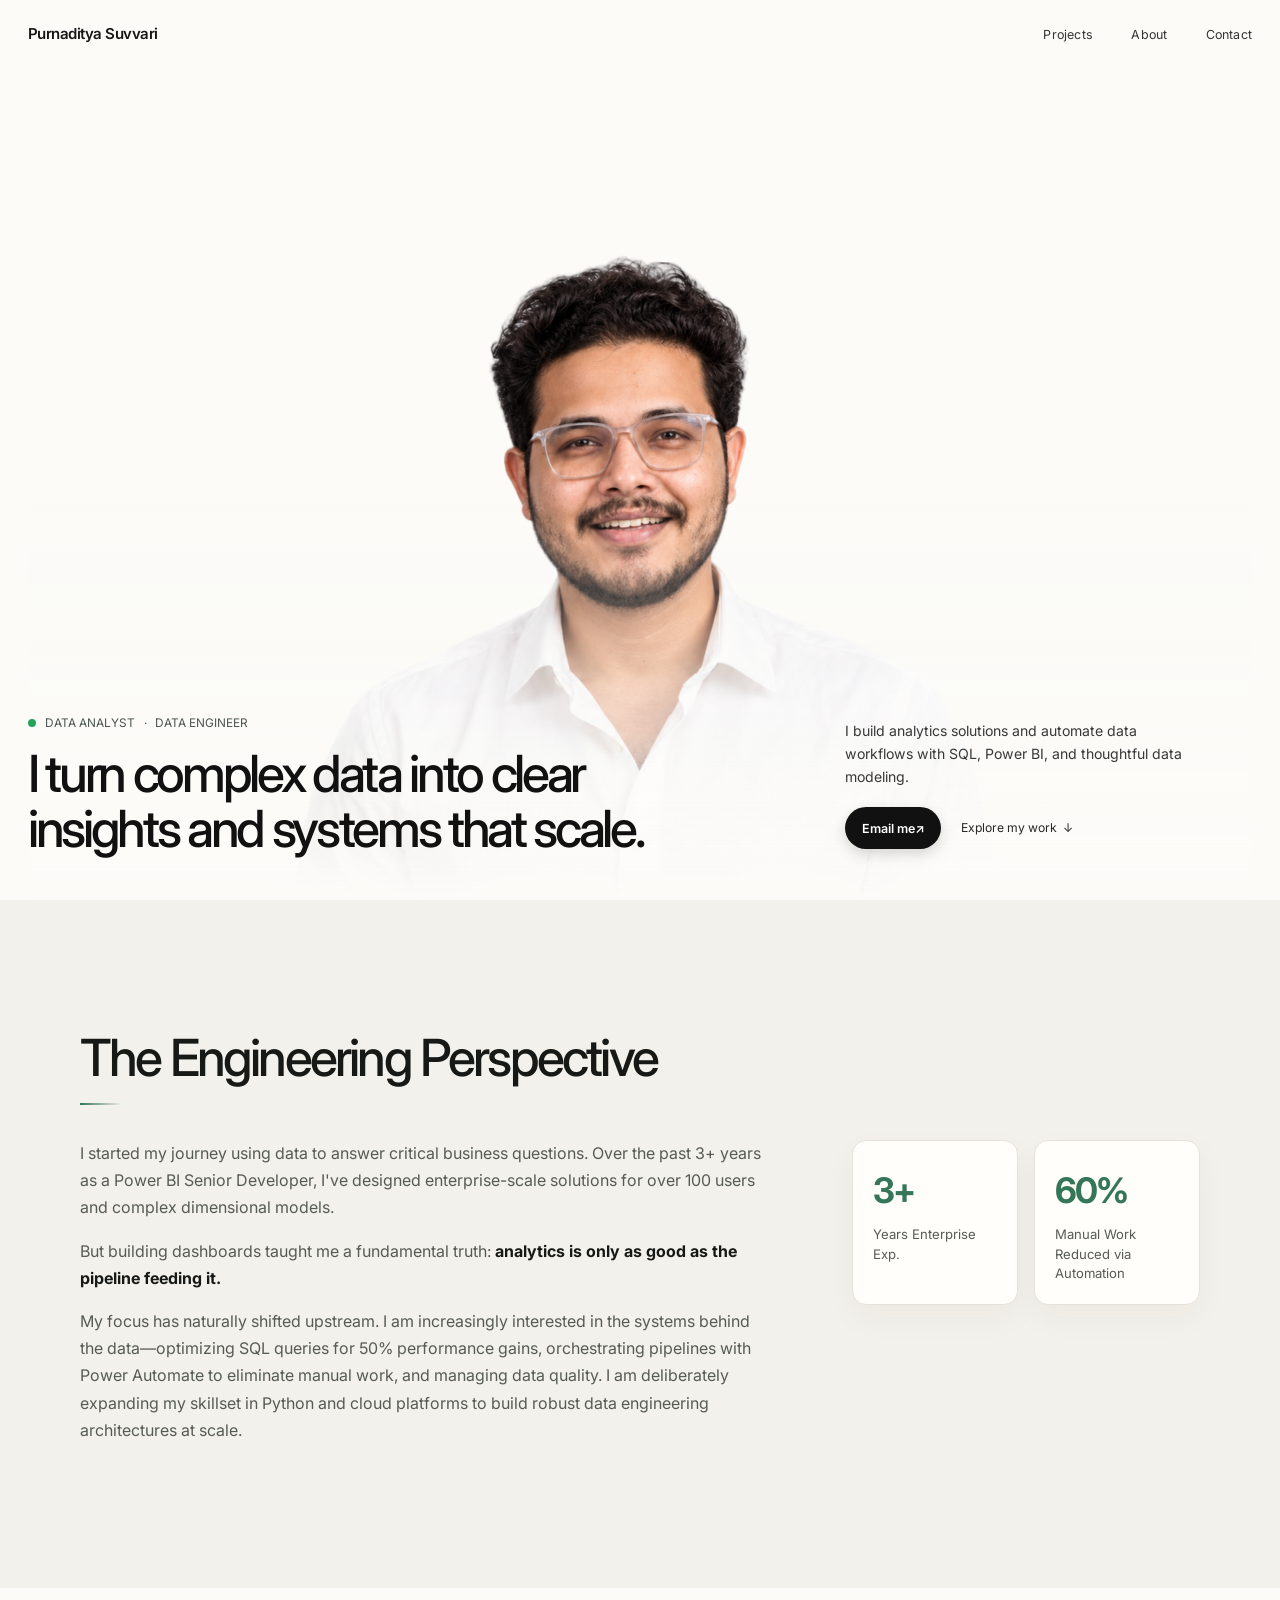
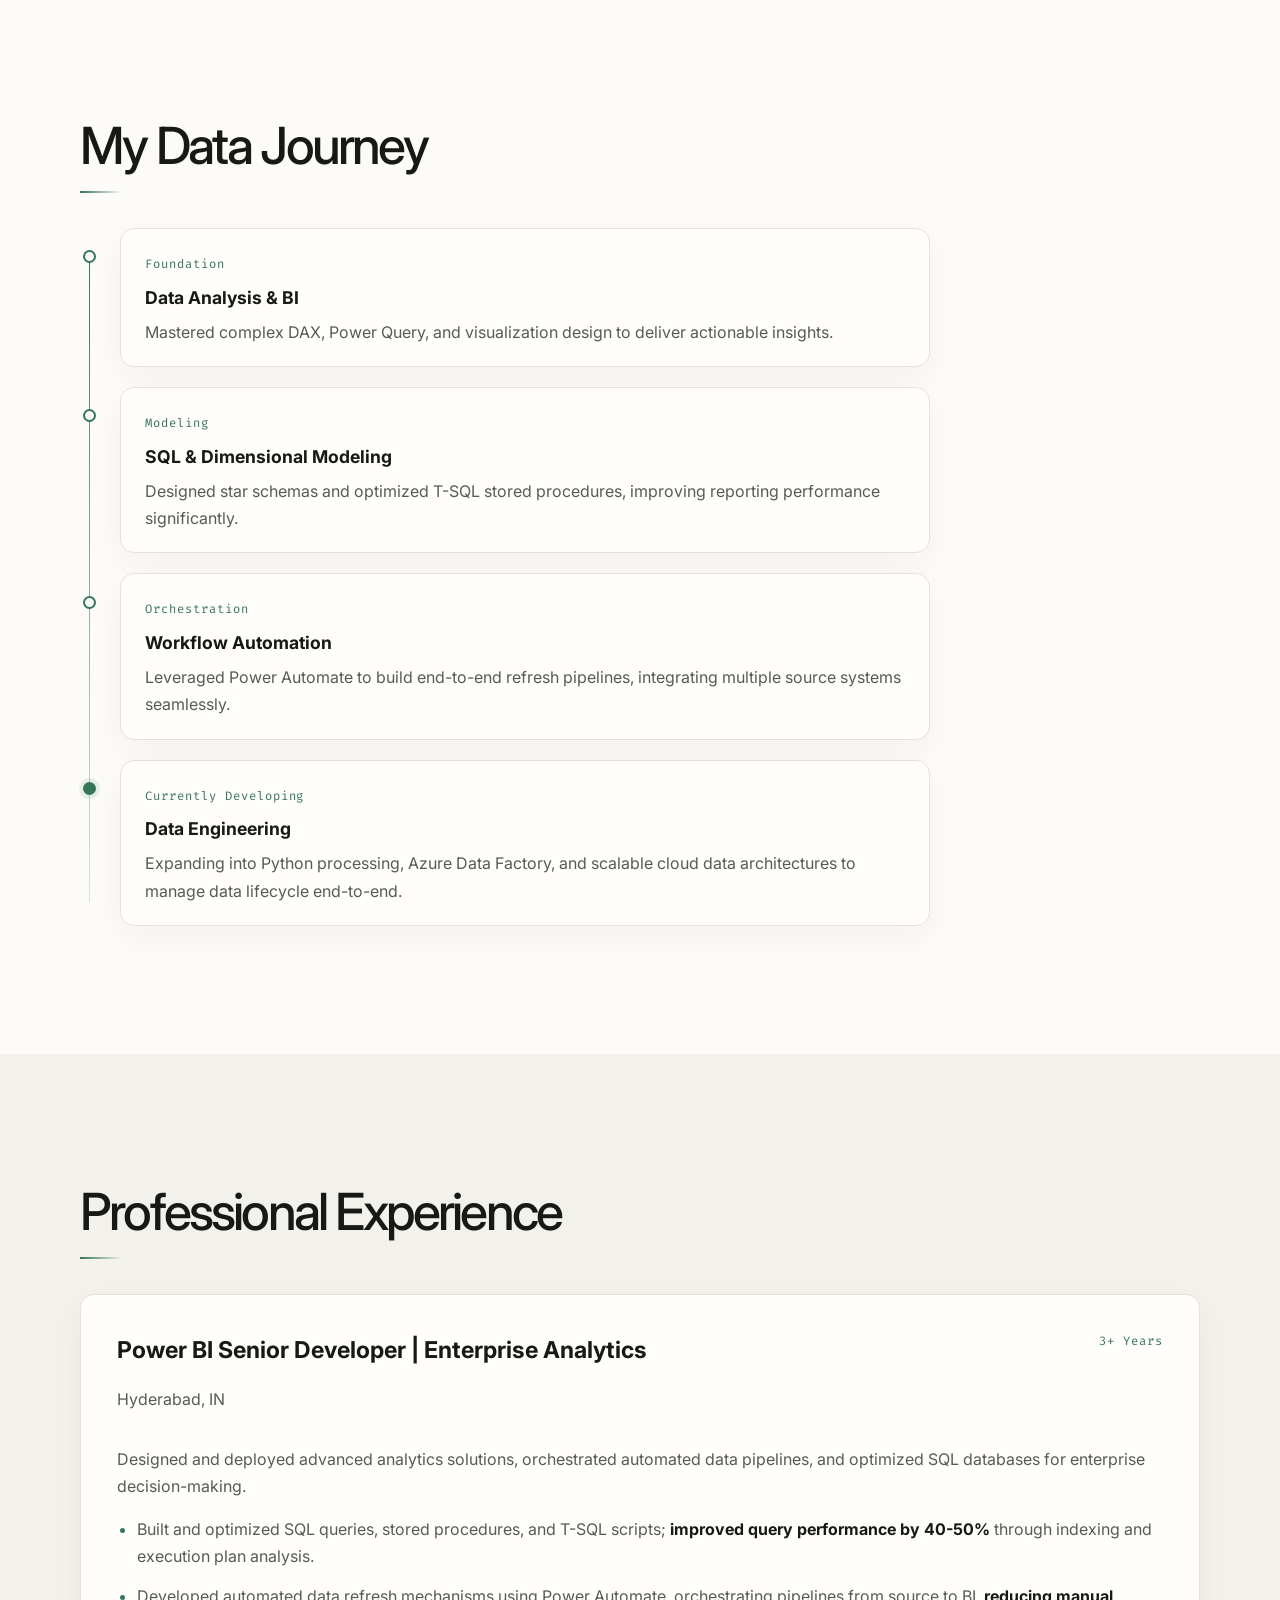
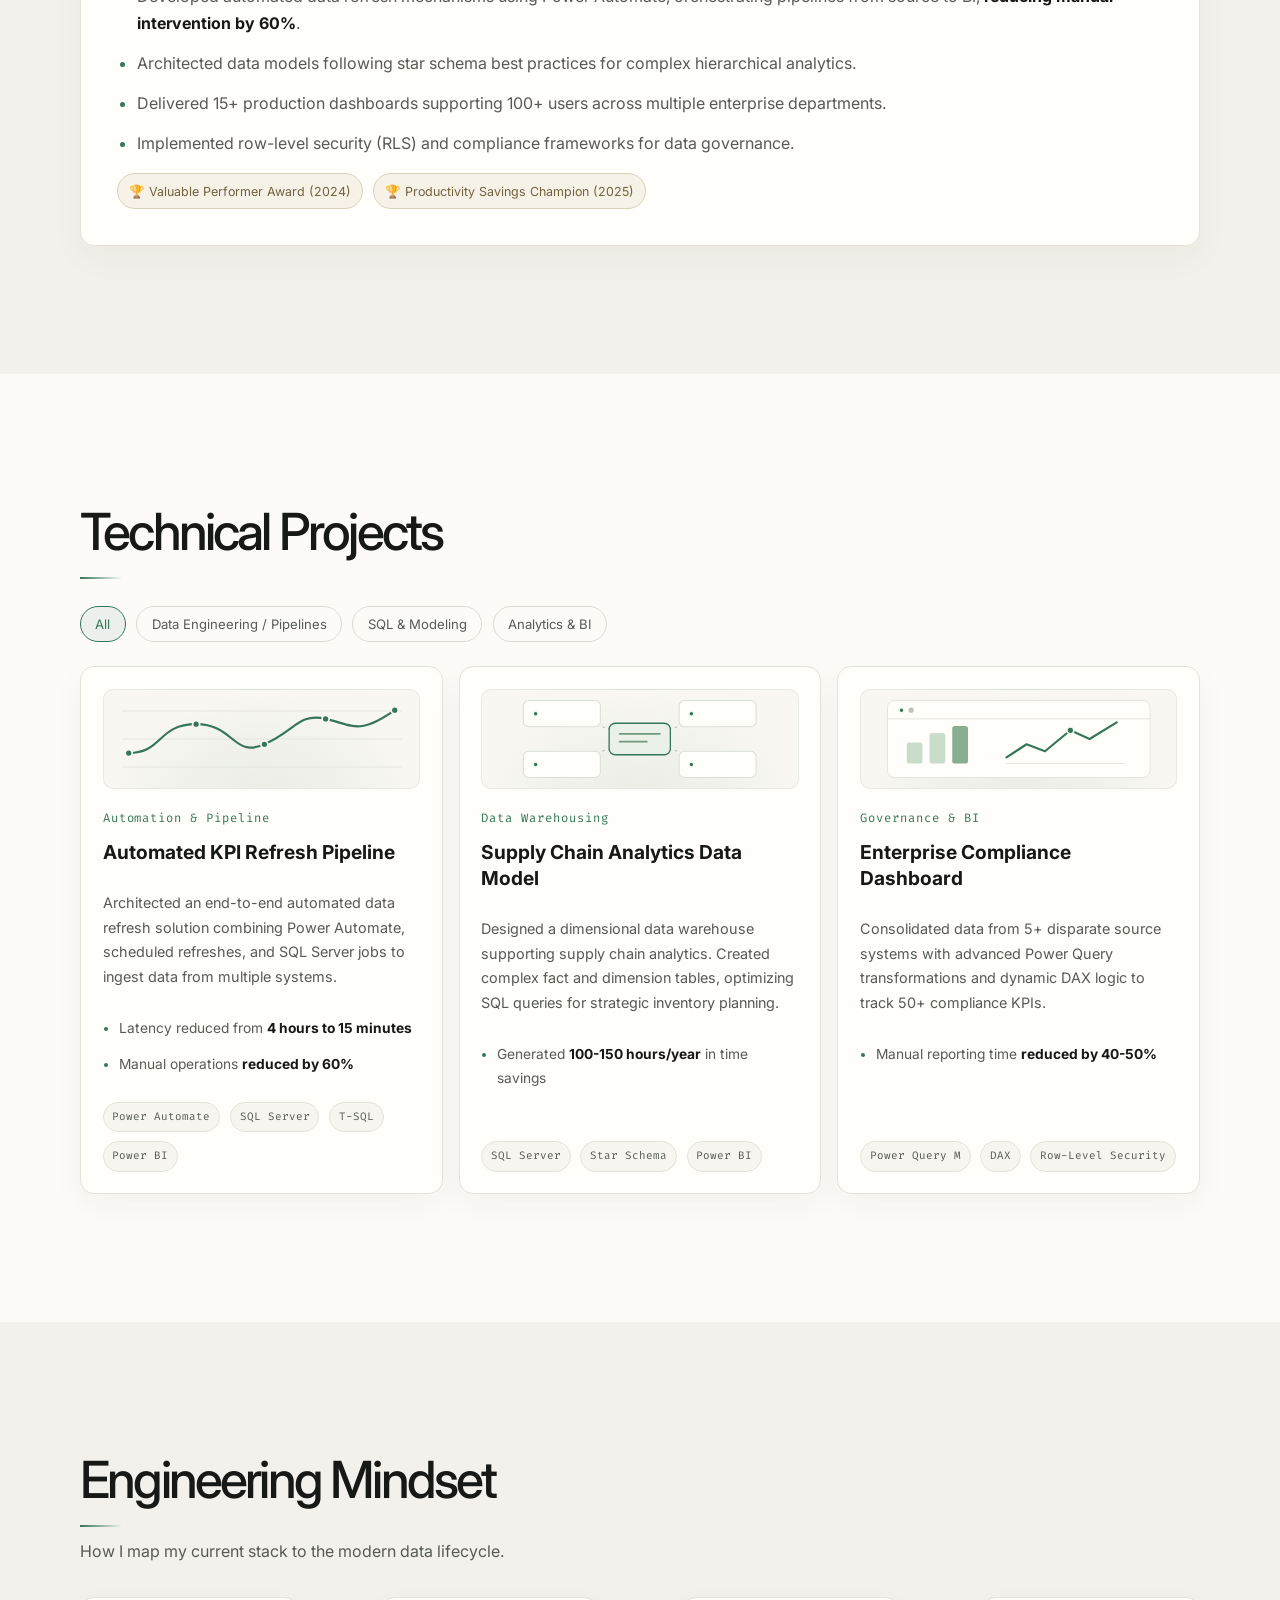
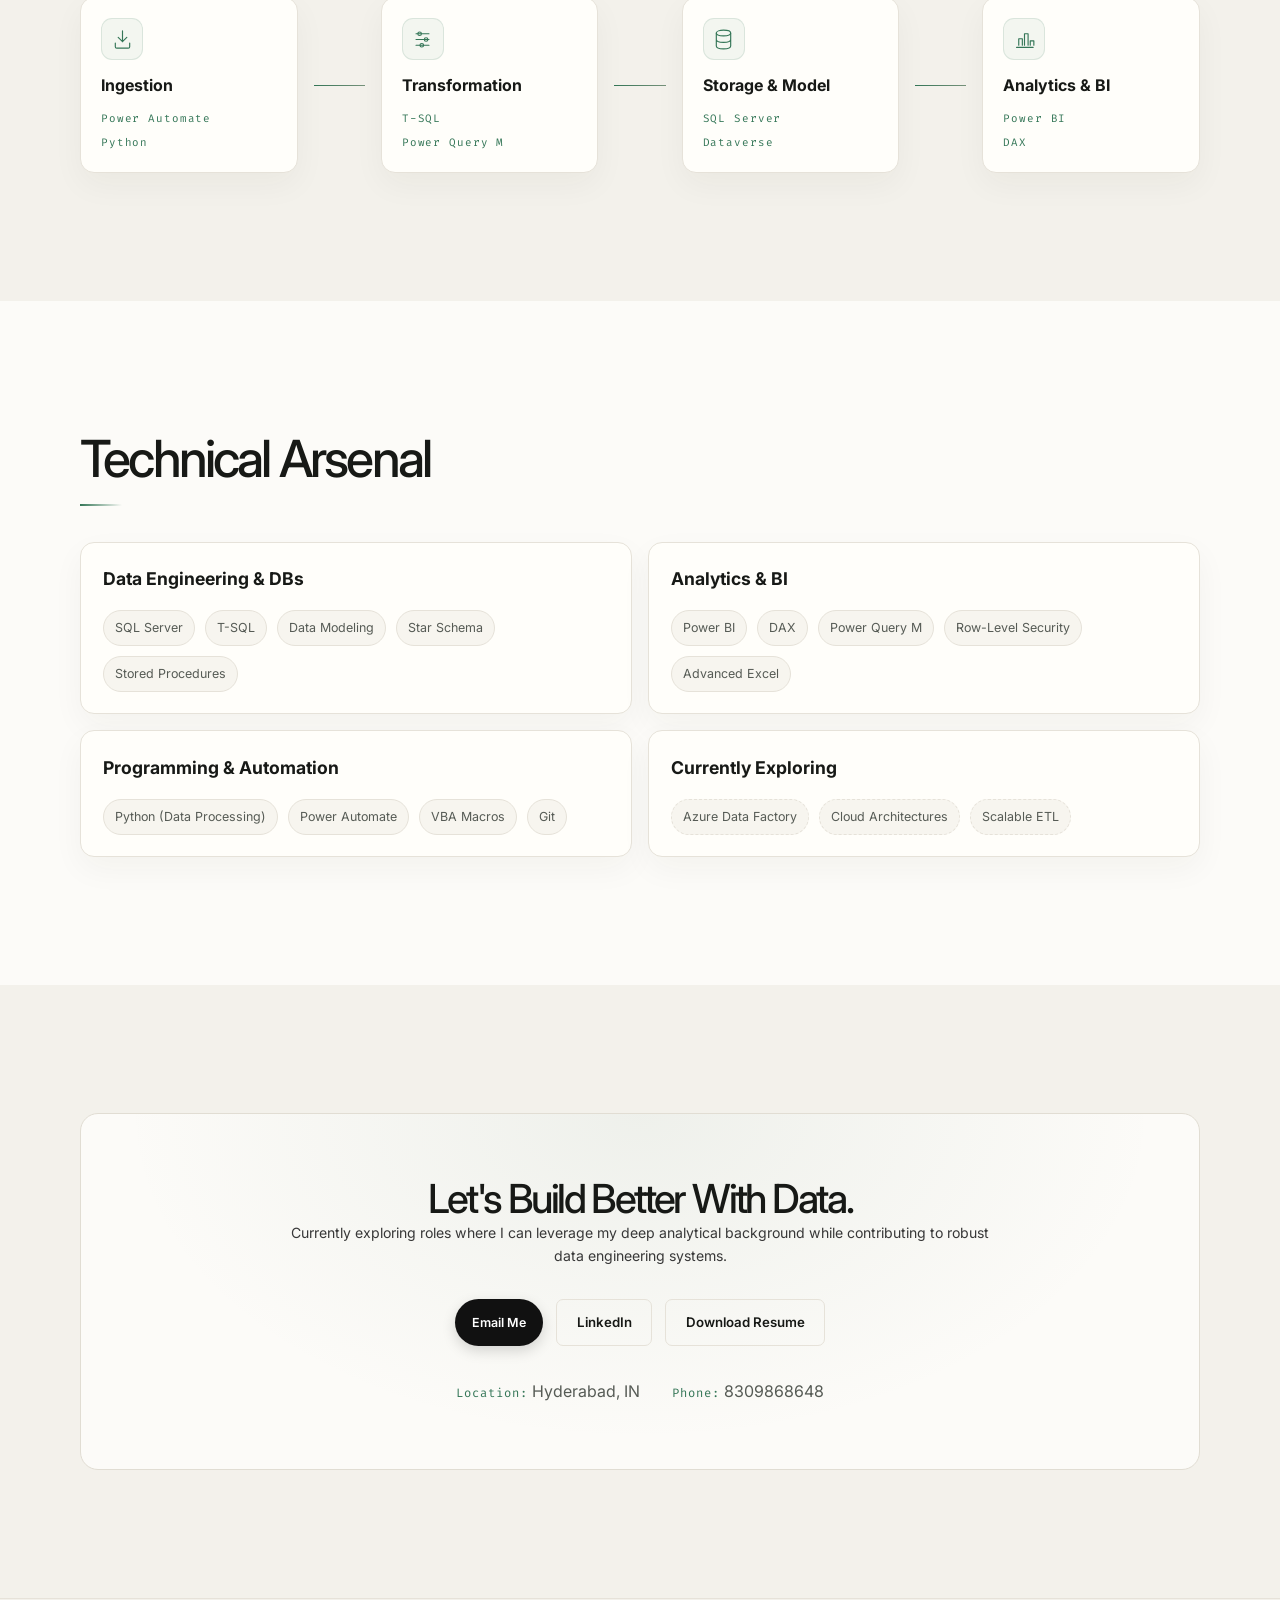
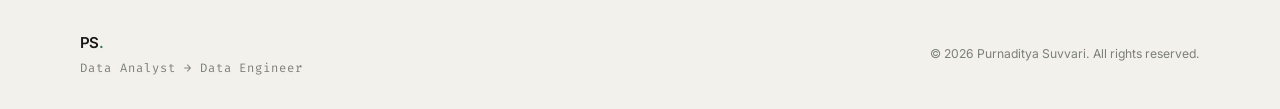
<file: portfolio.html>
<!DOCTYPE html>
<html lang="en">
<head>
    <meta charset="UTF-8">
    <meta name="viewport" content="width=device-width, initial-scale=1.0">
    <title>Purnaditya Suvvari — Data Analyst | Aspiring Data Engineer</title>
    <meta name="description" content="Portfolio of Purnaditya Suvvari: Data Analyst transitioning to Data Engineering. Specializing in Power BI, SQL, and data automation.">
    <link rel="preconnect" href="https://fonts.googleapis.com">
    <link rel="preconnect" href="https://fonts.gstatic.com" crossorigin>
    <link href="https://fonts.googleapis.com/css2?family=Fira+Code:wght@400;500&family=Inter:wght@300;400;500;600;700&display=swap" rel="stylesheet">
    <style>
:root {
    color-scheme: dark;
    --bg-main: #080b12;
    --bg-alt: #0d1220;
    --surface: rgba(17, 24, 39, 0.72);
    --surface-strong: #111827;
    --border: rgba(148, 163, 184, 0.16);
    --text-primary: #f8fafc;
    --text-secondary: #a4afc1;
    --text-muted: #718096;
    --accent-primary: #00e5ff;
    --accent-secondary: #8b5cf6;
    --accent-glow: rgba(0, 229, 255, 0.14);
    --font-main: "Inter", sans-serif;
    --font-mono: "Fira Code", monospace;
    --nav-height: 76px;
    --content-width: 1120px;
    --section-space: clamp(5rem, 10vw, 8rem);
}

* {
    box-sizing: border-box;
}

html {
    scroll-behavior: smooth;
    scroll-padding-top: calc(var(--nav-height) + 1rem);
}

body {
    min-width: 320px;
    margin: 0;
    overflow-x: hidden;
    background:
        radial-gradient(ellipse at 50% -20%, rgba(0, 229, 255, 0.08), transparent 55%),
        var(--bg-main);
    color: var(--text-primary);
    font-family: var(--font-main);
    line-height: 1.7;
    -webkit-font-smoothing: antialiased;
}

body, button, a {
    font-family: var(--font-main);
}

a {
    color: inherit;
    text-decoration: none;
}

button {
    color: inherit;
}

::selection {
    background: rgba(0, 229, 255, 0.28);
    color: #fff;
}

::-webkit-scrollbar {
    width: 8px;
}

::-webkit-scrollbar-track {
    background: var(--bg-main);
}

::-webkit-scrollbar-thumb {
    border: 2px solid var(--bg-main);
    border-radius: 99px;
    background: #334155;
}

.container {
    width: min(var(--content-width), calc(100% - 3rem));
    margin-inline: auto;
}

.section {
    position: relative;
    z-index: 1;
    padding-block: var(--section-space);
}

.bg-grid {
    position: fixed;
    z-index: 0;
    inset: 0;
    pointer-events: none;
    background-image:
        linear-gradient(rgba(148, 163, 184, 0.035) 1px, transparent 1px),
        linear-gradient(90deg, rgba(148, 163, 184, 0.035) 1px, transparent 1px);
    background-size: 54px 54px;
    mask-image: linear-gradient(to bottom, black, transparent 85%);
}

#data-network {
    position: fixed;
    z-index: 0;
    inset: 0;
    width: 100%;
    height: 100%;
    pointer-events: none;
}

#navbar {
    position: sticky;
    z-index: 10;
    top: 0;
    min-height: var(--nav-height);
    border-bottom: 1px solid var(--border);
    background: rgba(8, 11, 18, 0.82);
    backdrop-filter: blur(18px);
}

.nav-container {
    display: flex;
    width: min(var(--content-width), calc(100% - 3rem));
    min-height: var(--nav-height);
    align-items: center;
    justify-content: space-between;
    margin-inline: auto;
}

.nav-logo {
    font-size: 1.55rem;
    font-weight: 700;
    letter-spacing: -0.08em;
}

.accent,
.accent-text {
    color: var(--accent-primary);
}

.nav-menu {
    display: flex;
    align-items: center;
    gap: clamp(1rem, 2.5vw, 2rem);
    margin: 0;
    padding: 0;
    list-style: none;
}

.nav-link {
    color: var(--text-secondary);
    font-size: 0.84rem;
    transition: color 180ms ease;
}

.nav-link:hover,
.nav-link:focus-visible {
    color: var(--accent-primary);
}

.menu-toggle {
    display: none;
}

#hero {
    display: grid;
    min-height: min(760px, calc(100svh - var(--nav-height)));
    align-items: center;
    padding-block: clamp(6rem, 14vw, 11rem);
}

.hero-content {
    max-width: 920px;
}

.mono-label,
.mono-tech {
    color: var(--accent-primary);
    font-family: var(--font-mono);
    font-size: 0.76rem;
    letter-spacing: 0.08em;
}

.hero-title {
    max-width: 920px;
    margin: 1.2rem 0;
    font-size: clamp(2.7rem, 7vw, 5.8rem);
    font-weight: 600;
    letter-spacing: -0.065em;
    line-height: 1.04;
}

.hero-subtitle {
    margin: 1.5rem 0;
    color: var(--text-secondary);
    font-size: clamp(1.2rem, 2.5vw, 1.8rem);
    font-weight: 400;
}

.hero-summary {
    max-width: 690px;
    margin: 1.5rem 0 2rem;
    color: var(--text-secondary);
    font-size: clamp(1rem, 1.6vw, 1.12rem);
}

.hero-cta,
.contact-links {
    display: flex;
    flex-wrap: wrap;
    gap: 0.85rem;
}

.btn {
    display: inline-flex;
    min-height: 48px;
    align-items: center;
    justify-content: center;
    padding: 0.7rem 1.2rem;
    border: 1px solid var(--border);
    border-radius: 8px;
    font-size: 0.9rem;
    font-weight: 600;
    transition: transform 180ms ease, border-color 180ms ease, background 180ms ease;
}

.btn:hover {
    transform: translateY(-2px);
}

.btn-primary {
    border-color: var(--accent-primary);
    background: var(--accent-primary);
    color: #061019;
}

.btn-primary:hover {
    background: #71f2ff;
}

.btn-secondary {
    background: rgba(255, 255, 255, 0.025);
    color: var(--text-primary);
}

.btn-secondary:hover {
    border-color: rgba(0, 229, 255, 0.55);
}

.section-title {
    margin: 0 0 2.5rem;
    font-size: clamp(2rem, 4vw, 3.2rem);
    font-weight: 600;
    letter-spacing: -0.055em;
    line-height: 1.15;
}

.section-subtitle {
    margin: -1.5rem 0 2rem;
    color: var(--text-secondary);
}

.about-grid {
    display: grid;
    grid-template-columns: minmax(0, 1.6fr) minmax(220px, 0.8fr);
    gap: clamp(2rem, 6vw, 5rem);
    align-items: start;
}

.about-text {
    color: var(--text-secondary);
}

.about-text p:first-child {
    margin-top: 0;
}

.about-text strong,
.exp-bullets strong,
.project-metrics strong {
    color: var(--text-primary);
}

.about-stats {
    display: grid;
    grid-template-columns: repeat(2, minmax(0, 1fr));
    gap: 1rem;
}

.stat-card,
.experience-card,
.project-card,
.skill-category,
.arch-node,
.timeline-content {
    border: 1px solid var(--border);
    border-radius: 14px;
    background: var(--surface);
    box-shadow: 0 18px 60px rgba(0, 0, 0, 0.12);
}

.stat-card {
    min-height: 140px;
    padding: 1.25rem;
}

.stat-number {
    margin: 0;
    color: var(--accent-primary);
    font-size: 2.2rem;
    letter-spacing: -0.06em;
}

.stat-label {
    margin: 0.25rem 0 0;
    color: var(--text-secondary);
    font-size: 0.82rem;
    line-height: 1.5;
}

.timeline {
    position: relative;
    display: grid;
    max-width: 850px;
    gap: 1.25rem;
}

.timeline::before {
    position: absolute;
    top: 1.5rem;
    bottom: 1.5rem;
    left: 9px;
    width: 1px;
    background: linear-gradient(var(--accent-primary), rgba(139, 92, 246, 0.2));
    content: "";
}

.timeline-item {
    position: relative;
    padding-left: 2.5rem;
}

.timeline-dot {
    position: absolute;
    z-index: 1;
    top: 1.4rem;
    left: 3px;
    width: 13px;
    height: 13px;
    border: 2px solid var(--accent-primary);
    border-radius: 50%;
    background: var(--bg-main);
}

.timeline-item.current .timeline-dot {
    background: var(--accent-primary);
    box-shadow: 0 0 18px var(--accent-glow);
}

.timeline-content {
    padding: 1.25rem 1.5rem;
}

.timeline-content h3,
.skill-category h3 {
    margin: 0.4rem 0;
    font-size: 1.1rem;
}

.timeline-content p {
    margin: 0;
    color: var(--text-secondary);
}

.experience-card {
    padding: clamp(1.25rem, 4vw, 2.25rem);
}

.exp-header {
    display: flex;
    align-items: flex-start;
    justify-content: space-between;
    gap: 1rem;
}

.exp-header h3 {
    margin: 0;
    font-size: clamp(1.1rem, 2vw, 1.45rem);
}

.exp-location,
.exp-overview {
    color: var(--text-secondary);
}

.exp-bullets,
.project-metrics {
    display: grid;
    gap: 0.8rem;
    padding-left: 1.25rem;
    color: var(--text-secondary);
}

.exp-bullets li::marker,
.project-metrics li::marker {
    color: var(--accent-primary);
}

.exp-awards,
.skill-badges,
.tech-stack {
    display: flex;
    flex-wrap: wrap;
    gap: 0.6rem;
}

.badge,
.tech-stack span {
    display: inline-flex;
    align-items: center;
    padding: 0.4rem 0.7rem;
    border: 1px solid var(--border);
    border-radius: 999px;
    background: rgba(148, 163, 184, 0.06);
    color: var(--text-secondary);
    font-size: 0.78rem;
}

.badge-award {
    border-color: rgba(250, 204, 21, 0.26);
    color: #f5d97a;
}

.filter-container {
    display: flex;
    flex-wrap: wrap;
    gap: 0.65rem;
    margin: -0.5rem 0 1.5rem;
}

.filter-btn {
    padding: 0.55rem 0.9rem;
    border: 1px solid var(--border);
    border-radius: 999px;
    background: transparent;
    color: var(--text-secondary);
    cursor: pointer;
    font-size: 0.82rem;
}

.filter-btn.active,
.filter-btn:hover {
    border-color: var(--accent-primary);
    background: var(--accent-glow);
    color: var(--accent-primary);
}

.projects-grid {
    display: grid;
    grid-template-columns: repeat(3, minmax(0, 1fr));
    gap: 1rem;
}

.project-card {
    height: 100%;
    transition: transform 180ms ease, border-color 180ms ease;
}

.project-card:hover {
    transform: translateY(-4px);
    border-color: rgba(0, 229, 255, 0.38);
}

.project-content {
    padding: 1.35rem;
}

.project-content h3 {
    margin: 0.7rem 0;
    font-size: 1.2rem;
    line-height: 1.35;
}

.project-desc {
    color: var(--text-secondary);
    font-size: 0.9rem;
}

.project-metrics {
    padding-left: 1rem;
    font-size: 0.86rem;
}

.tech-stack {
    margin-top: 1.25rem;
}

.tech-stack span {
    padding: 0.3rem 0.55rem;
    font-family: var(--font-mono);
    font-size: 0.68rem;
}

.architecture-flow {
    display: flex;
    align-items: stretch;
    gap: 1rem;
}

.arch-node {
    display: flex;
    flex: 1 1 0;
    min-width: 0;
    flex-direction: column;
    justify-content: center;
    gap: 0.35rem;
    padding: 1.25rem;
}

.node-icon {
    font-size: 1.7rem;
}

.arch-node h4 {
    margin: 0.35rem 0;
    font-size: 1rem;
}

.arch-line {
    width: clamp(16px, 4vw, 52px);
    height: 1px;
    align-self: center;
    background: linear-gradient(90deg, var(--accent-primary), var(--accent-secondary));
}

.mono-tech {
    font-size: 0.68rem;
}

.skills-grid {
    display: grid;
    grid-template-columns: repeat(2, minmax(0, 1fr));
    gap: 1rem;
}

.skill-category {
    padding: 1.35rem;
}

.skill-category h3 {
    margin: 0 0 1rem;
}

.badge-outline {
    border-style: dashed;
    color: var(--accent-primary);
}

.contact-container {
    text-align: center;
}

.contact-container .hero-title {
    max-width: 750px;
    margin-inline: auto;
}

.contact-container .hero-summary {
    max-width: 700px;
    margin: 0 auto 2rem;
}

.contact-links {
    justify-content: center;
}

.contact-info {
    display: flex;
    flex-wrap: wrap;
    justify-content: center;
    gap: 0.5rem 2rem;
    margin-top: 2rem;
    color: var(--text-secondary);
}

.contact-info p {
    margin: 0;
}

footer {
    position: relative;
    z-index: 1;
    border-top: 1px solid var(--border);
    background: rgba(8, 11, 18, 0.75);
}

.footer-content {
    display: flex;
    min-height: 110px;
    align-items: center;
    justify-content: space-between;
    gap: 1.5rem;
    padding-block: 1.25rem;
}

.footer-left p,
.footer-right p {
    margin: 0.2rem 0;
}

.footer-left .mono-label,
.footer-right {
    color: var(--text-muted);
    font-size: 0.76rem;
}

:focus-visible {
    outline: 2px solid var(--accent-primary);
    outline-offset: 4px;
}

@media (max-width: 850px) {
    .nav-container,
    .container {
        width: min(100% - 2.5rem, var(--content-width));
    }

    .nav-menu {
        gap: 0.85rem;
    }

    .nav-link {
        font-size: 0.76rem;
    }

    .projects-grid {
        grid-template-columns: repeat(2, minmax(0, 1fr));
    }

    .architecture-flow {
        flex-wrap: wrap;
    }

    .arch-node {
        flex-basis: calc(50% - 2.5rem);
    }

    .arch-line {
        display: none;
    }
}

@media (max-width: 640px) {
    :root {
        --nav-height: 64px;
        --section-space: 4.5rem;
    }

    .nav-container,
    .container {
        width: min(100% - 2rem, var(--content-width));
    }

    #navbar {
        position: relative;
    }

    .nav-container {
        align-items: flex-start;
        flex-direction: column;
        gap: 0.5rem;
        padding-block: 0.8rem;
    }

    .nav-menu {
        width: 100%;
        flex-wrap: wrap;
        gap: 0.35rem 1rem;
        padding-bottom: 0.25rem;
    }

    .nav-link {
        font-size: 0.75rem;
    }

    #hero {
        min-height: 0;
        padding-block: 6rem;
    }

    .hero-title {
        font-size: clamp(2.55rem, 13vw, 4.25rem);
    }

    .about-grid,
    .skills-grid {
        grid-template-columns: 1fr;
    }

    .about-stats {
        grid-template-columns: repeat(2, minmax(0, 1fr));
    }

    .projects-grid {
        grid-template-columns: 1fr;
    }

    .architecture-flow {
        display: grid;
        grid-template-columns: 1fr;
    }

    .arch-node {
        min-height: 130px;
    }

    .exp-header {
        flex-direction: column;
    }

    .footer-content {
        align-items: flex-start;
        flex-direction: column;
        justify-content: center;
        gap: 0.5rem;
    }
}

@media (prefers-reduced-motion: reduce) {
    *,
    *::before,
    *::after {
        scroll-behavior: auto !important;
        transition-duration: 0.01ms !important;
    }
}

/* Editorial polish and dashboard hero */
:root {
    --accent-primary: #66f0e0;
    --accent-secondary: #9a8cff;
    --accent-glow: rgba(102, 240, 224, 0.13);
    --border: rgba(157, 174, 196, 0.13);
}

body {
    background:
        radial-gradient(ellipse at 77% 19%, rgba(80, 102, 186, 0.11), transparent 33rem),
        radial-gradient(ellipse at 12% 42%, rgba(61, 191, 177, 0.055), transparent 32rem),
        #080b12;
}

.bg-grid {
    background-size: 64px 64px;
    mask-image: linear-gradient(to bottom, rgba(0, 0, 0, 0.75), transparent 80%);
}

#navbar {
    position: sticky;
    background: rgba(8, 11, 18, 0.78);
}

.nav-container {
    width: min(1240px, calc(100% - 4rem));
}

.nav-logo {
    font-family: var(--font-mono);
    font-size: 1.12rem;
    letter-spacing: -0.08em;
}

.nav-menu {
    gap: clamp(0.9rem, 2vw, 1.65rem);
}

.nav-link {
    position: relative;
    padding-block: 0.5rem;
    font-size: 0.78rem;
    letter-spacing: 0.015em;
}

.nav-link::after {
    position: absolute;
    right: 0;
    bottom: 0;
    left: 0;
    height: 1px;
    transform: scaleX(0);
    transform-origin: left;
    background: var(--accent-primary);
    content: "";
    transition: transform 180ms ease;
}

.nav-link:hover::after,
.nav-link:focus-visible::after {
    transform: scaleX(1);
}

#hero {
    min-height: min(810px, calc(100svh - var(--nav-height)));
    padding-block: clamp(5.5rem, 9vw, 8rem);
}

.hero-layout {
    display: grid;
    width: min(1240px, calc(100% - 4rem));
    grid-template-columns: minmax(0, 1.08fr) minmax(360px, 0.92fr);
    align-items: center;
    gap: clamp(2.5rem, 6vw, 5.75rem);
}

.hero-content {
    max-width: 660px;
}

.hero-status {
    display: inline-flex;
    align-items: center;
    gap: 0.55rem;
    margin: 0 0 1.8rem;
    padding: 0.42rem 0.7rem;
    border: 1px solid rgba(102, 240, 224, 0.16);
    border-radius: 999px;
    background: rgba(102, 240, 224, 0.045);
    color: #a4b5c4;
    font-family: var(--font-mono);
    font-size: 0.62rem;
    letter-spacing: 0.08em;
}

.status-dot {
    display: inline-block;
    width: 7px;
    height: 7px;
    flex: 0 0 auto;
    border-radius: 50%;
    background: var(--accent-primary);
    box-shadow: 0 0 12px rgba(102, 240, 224, 0.68);
}

.hero-content > .mono-label {
    margin: 0 0 1rem;
    font-size: 0.72rem;
    text-transform: uppercase;
}

.hero-location {
    color: var(--text-muted);
}

.hero-title {
    margin: 0;
    font-size: clamp(2.9rem, 5.1vw, 5rem);
    font-weight: 500;
    letter-spacing: -0.075em;
    line-height: 1.04;
}

.hero-title span {
    color: var(--accent-primary);
}

.hero-subtitle {
    margin: 1.2rem 0 1rem;
    font-size: 1.12rem;
}

.hero-subtitle span {
    padding-inline: 0.2rem;
    color: var(--accent-primary);
}

.hero-summary {
    max-width: 570px;
    margin: 0 0 1.8rem;
    font-size: 0.97rem;
    line-height: 1.85;
}

.btn {
    min-height: 46px;
    border-radius: 7px;
    font-size: 0.83rem;
}

.btn-primary {
    box-shadow: 0 8px 28px rgba(102, 240, 224, 0.13);
}

.hero-proof {
    display: flex;
    flex-wrap: wrap;
    align-items: center;
    gap: 0.65rem 1rem;
    margin-top: 2.5rem;
    color: var(--text-muted);
    font-size: 0.72rem;
}

.hero-proof strong {
    color: #e7edf5;
    font-family: var(--font-mono);
    font-size: 0.82rem;
    font-weight: 500;
}

.proof-divider {
    width: 3px;
    height: 3px;
    border-radius: 50%;
    background: #465264;
}

.hero-dashboard {
    position: relative;
    overflow: hidden;
    border: 1px solid rgba(157, 174, 196, 0.2);
    border-radius: 15px;
    background:
        radial-gradient(ellipse at 90% 4%, rgba(102, 240, 224, 0.07), transparent 45%),
        linear-gradient(145deg, rgba(19, 27, 41, 0.97), rgba(11, 16, 26, 0.96));
    box-shadow: 0 35px 100px rgba(0, 0, 0, 0.36), 0 0 65px rgba(102, 240, 224, 0.055);
    animation: dashboard-float 8s ease-in-out infinite;
}

.dashboard-topbar {
    display: flex;
    min-height: 47px;
    align-items: center;
    gap: 0.8rem;
    padding-inline: 1rem;
    border-bottom: 1px solid var(--border);
    color: #8290a2;
    font-family: var(--font-mono);
    font-size: 0.58rem;
    letter-spacing: 0.07em;
}

.window-dots {
    display: flex;
    gap: 4px;
}

.window-dots i {
    width: 6px;
    height: 6px;
    border-radius: 50%;
    background: #455164;
}

.window-dots i:first-child {
    background: #e28580;
}

.window-dots i:nth-child(2) {
    background: #e4bd6c;
}

.window-dots i:nth-child(3) {
    background: #73cba8;
}

.dashboard-live {
    display: inline-flex;
    align-items: center;
    gap: 0.38rem;
    margin-left: auto;
    color: #b3c3c8;
    font-size: 0.55rem;
}

.dashboard-live .status-dot {
    width: 5px;
    height: 5px;
}

.dashboard-body {
    padding: clamp(1rem, 2.3vw, 1.55rem);
}

.dashboard-heading,
.chart-caption {
    display: flex;
    align-items: flex-end;
    justify-content: space-between;
    gap: 1rem;
}

.dashboard-heading > div {
    display: grid;
    gap: 0.22rem;
}

.dashboard-label,
.dashboard-period,
.dashboard-metric > span,
.pipeline-title,
.pipeline-step b,
.chart-axis {
    color: #748398;
    font-family: var(--font-mono);
    font-size: 0.56rem;
    letter-spacing: 0.07em;
}

.dashboard-heading strong {
    font-size: 1rem;
    font-weight: 500;
}

.dashboard-period {
    padding: 0.35rem 0.48rem;
    border: 1px solid var(--border);
    border-radius: 5px;
}

.dashboard-period span {
    color: var(--accent-primary);
}

.dashboard-metrics {
    display: grid;
    grid-template-columns: repeat(2, minmax(0, 1fr));
    gap: 0.7rem;
    margin-top: 1.2rem;
}

.dashboard-metric {
    display: grid;
    gap: 0.22rem;
    padding: 0.75rem 0.85rem;
    border: 1px solid var(--border);
    border-radius: 8px;
    background: rgba(255, 255, 255, 0.018);
}

.dashboard-metric strong {
    font-family: var(--font-mono);
    font-size: 1.6rem;
    font-weight: 500;
    letter-spacing: -0.07em;
}

.dashboard-metric strong small {
    margin-left: 0.08rem;
    color: #c0ccd8;
    font-size: 0.8rem;
}

.dashboard-metric em {
    color: var(--accent-primary);
    font-size: 0.62rem;
    font-style: normal;
}

.chart-wrap {
    margin-top: 1.25rem;
    padding: 0.85rem 0.85rem 0.7rem;
    border: 1px solid var(--border);
    border-radius: 8px;
    background: rgba(255, 255, 255, 0.014);
}

.chart-caption {
    align-items: center;
    color: #9eabba;
    font-size: 0.68rem;
}

.chart-caption strong {
    color: var(--accent-primary);
    font-family: var(--font-mono);
    font-size: 0.68rem;
    font-weight: 500;
}

.dashboard-chart {
    display: block;
    width: 100%;
    height: 94px;
    overflow: visible;
    margin-top: 0.5rem;
}

.chart-area {
    fill: url(#chart-fill);
}

.chart-line {
    fill: none;
    stroke: var(--accent-primary);
    stroke-linecap: round;
    stroke-width: 2;
    vector-effect: non-scaling-stroke;
}

.dashboard-chart circle {
    fill: var(--accent-primary);
    stroke: rgba(102, 240, 224, 0.22);
    stroke-width: 5;
}

.chart-axis {
    display: flex;
    justify-content: space-between;
    font-size: 0.49rem;
}

.pipeline-list {
    display: grid;
    gap: 0;
    margin-top: 1rem;
}

.pipeline-title {
    margin-bottom: 0.45rem;
}

.pipeline-step {
    display: grid;
    grid-template-columns: 2rem 1fr auto;
    align-items: center;
    gap: 0.55rem;
    min-height: 34px;
    border-top: 1px solid rgba(157, 174, 196, 0.08);
    color: #c5ced9;
    font-size: 0.68rem;
}

.pipeline-step i {
    color: #657387;
    font-family: var(--font-mono);
    font-size: 0.58rem;
    font-style: normal;
}

.pipeline-step b {
    color: #93d8c9;
    font-size: 0.48rem;
    font-weight: 400;
}

.section-title {
    position: relative;
    margin-bottom: 2.2rem;
    font-weight: 500;
}

.section-title::after {
    display: block;
    width: 42px;
    height: 2px;
    margin-top: 1rem;
    background: linear-gradient(90deg, var(--accent-primary), transparent);
    content: "";
}

.stat-card,
.experience-card,
.project-card,
.skill-category,
.arch-node,
.timeline-content {
    border-color: rgba(157, 174, 196, 0.14);
    background: linear-gradient(145deg, rgba(20, 28, 42, 0.78), rgba(12, 17, 27, 0.7));
    box-shadow: 0 18px 50px rgba(0, 0, 0, 0.12);
}

.stat-card,
.skill-category,
.arch-node {
    transition: transform 200ms ease, border-color 200ms ease, background 200ms ease;
}

.stat-card:hover,
.skill-category:hover,
.arch-node:hover {
    transform: translateY(-3px);
    border-color: rgba(102, 240, 224, 0.32);
}

.project-card {
    overflow: hidden;
    background: linear-gradient(150deg, rgba(21, 29, 43, 0.84), rgba(12, 17, 27, 0.78));
}

.project-content {
    display: flex;
    min-height: 100%;
    flex-direction: column;
}

.project-content .tech-stack {
    margin-top: auto;
    padding-top: 0.7rem;
}

.filter-btn {
    transition: color 160ms ease, background 160ms ease, border-color 160ms ease;
}

.contact-container {
    padding: clamp(2rem, 5vw, 4.5rem);
    border: 1px solid var(--border);
    border-radius: 18px;
    background:
        radial-gradient(ellipse at 50% 0%, rgba(102, 240, 224, 0.085), transparent 65%),
        linear-gradient(145deg, rgba(17, 24, 39, 0.78), rgba(10, 14, 23, 0.9));
}

@keyframes dashboard-float {
    0%, 100% { transform: translateY(0); }
    50% { transform: translateY(-7px); }
}

@media (max-width: 1000px) {
    .hero-layout {
        grid-template-columns: minmax(0, 1fr) minmax(310px, 0.8fr);
        gap: 2rem;
    }

    .hero-title {
        font-size: clamp(2.8rem, 5.7vw, 4.2rem);
    }
}

@media (max-width: 760px) {
    .nav-container,
    .container,
    .hero-layout {
        width: min(100% - 2rem, var(--content-width));
    }

    .hero-layout {
        grid-template-columns: 1fr;
        gap: 3rem;
    }

    .hero-content {
        max-width: 660px;
    }

    .hero-dashboard {
        width: min(100%, 540px);
        margin-inline: auto;
    }
}

@media (max-width: 640px) {
    #navbar {
        position: sticky;
    }

    .nav-container {
        position: relative;
        display: grid;
        min-height: 64px;
        grid-template-columns: 1fr auto;
        align-items: center;
        gap: 0;
        padding-block: 0;
    }

    .menu-toggle {
        display: flex;
        width: 40px;
        height: 40px;
        align-items: center;
        justify-content: center;
        flex-direction: column;
        gap: 5px;
        border: 1px solid var(--border);
        border-radius: 8px;
        background: rgba(255, 255, 255, 0.025);
        cursor: pointer;
    }

    .menu-toggle .bar {
        width: 16px;
        height: 1px;
        background: #dbe4ef;
        transition: transform 180ms ease;
    }

    .menu-toggle[aria-expanded="true"] .bar:first-child {
        transform: translateY(3px) rotate(45deg);
    }

    .menu-toggle[aria-expanded="true"] .bar:nth-child(2) {
        opacity: 0;
    }

    .menu-toggle[aria-expanded="true"] .bar:last-child {
        transform: translateY(-9px) rotate(-45deg);
    }

    .nav-menu {
        position: absolute;
        top: calc(100% - 1px);
        right: -1rem;
        left: -1rem;
        display: none;
        width: auto;
        padding: 0.65rem 1rem 1rem;
        border: 1px solid var(--border);
        border-top: 0;
        background: rgba(8, 11, 18, 0.97);
        box-shadow: 0 18px 30px rgba(0, 0, 0, 0.25);
    }

    .nav-container.nav-open .nav-menu {
        display: flex;
    }

    .nav-menu li {
        width: calc(50% - 0.5rem);
    }

    .nav-link {
        display: block;
        padding-block: 0.55rem;
        font-size: 0.8rem;
    }

    #hero {
        padding-block: 4rem 4.5rem;
    }

    .hero-title {
        font-size: clamp(2.55rem, 11.8vw, 4.1rem);
    }

    .hero-proof {
        gap: 0.6rem 0.75rem;
        font-size: 0.65rem;
    }

    .dashboard-body {
        padding: 1rem;
    }

    .dashboard-chart {
        height: 78px;
    }

    .contact-container {
        padding: 1.4rem 1rem;
    }
}

@media (prefers-reduced-motion: reduce) {
    .hero-dashboard {
        animation: none;
    }
}

.hero-visual {
    position: relative;
    width: 100%;
    max-width: 490px;
    justify-self: center;
    isolation: isolate;
}

.portrait-orbit {
    position: absolute;
    z-index: -1;
    top: 7%;
    left: 50%;
    width: 88%;
    aspect-ratio: 1;
    transform: translateX(-50%);
    border: 1px solid rgba(102, 240, 224, 0.12);
    border-radius: 50%;
    background: radial-gradient(circle, rgba(102, 240, 224, 0.13), rgba(102, 240, 224, 0.035) 48%, transparent 70%);
    box-shadow: 0 0 90px rgba(102, 240, 224, 0.07);
}

.portrait-orbit::before,
.portrait-orbit::after {
    position: absolute;
    inset: 8%;
    border: 1px solid rgba(154, 140, 255, 0.09);
    border-radius: 50%;
    content: "";
}

.portrait-orbit::after {
    inset: 17%;
    border-color: rgba(102, 240, 224, 0.09);
}

.portrait-frame {
    position: relative;
    height: clamp(400px, 42vw, 510px);
    overflow: hidden;
    border: 1px solid rgba(157, 174, 196, 0.16);
    border-radius: 20px;
    background:
        linear-gradient(180deg, rgba(20, 29, 42, 0.2), rgba(9, 13, 21, 0.18)),
        radial-gradient(ellipse at 50% 35%, rgba(102, 240, 224, 0.075), transparent 58%);
    box-shadow: 0 28px 80px rgba(0, 0, 0, 0.24);
}

.portrait-image {
    position: absolute;
    right: 0;
    bottom: -1px;
    left: 0;
    width: 100%;
    height: 100%;
    object-fit: contain;
    object-position: center bottom;
    filter: drop-shadow(0 16px 30px rgba(0, 0, 0, 0.24));
}

.portrait-caption {
    position: absolute;
    right: 1rem;
    bottom: 1rem;
    left: 1rem;
    display: flex;
    min-height: 68px;
    align-items: center;
    gap: 0.75rem;
    padding: 0.7rem 0.8rem;
    border: 1px solid rgba(157, 174, 196, 0.18);
    border-radius: 11px;
    background: rgba(9, 14, 22, 0.78);
    backdrop-filter: blur(14px);
}

.portrait-caption-mark {
    display: grid;
    width: 38px;
    height: 38px;
    flex: 0 0 auto;
    place-items: center;
    border: 1px solid rgba(102, 240, 224, 0.3);
    border-radius: 9px;
    color: var(--accent-primary);
    font-family: var(--font-mono);
    font-size: 0.78rem;
}

.portrait-caption > span:nth-child(2),
.portrait-float > span:last-child {
    display: grid;
    gap: 0.18rem;
}

.portrait-caption strong,
.portrait-float strong {
    color: #eef4f8;
    font-size: 0.78rem;
    font-weight: 500;
}

.portrait-caption small,
.portrait-float small {
    color: #92a0b1;
    font-family: var(--font-mono);
    font-size: 0.52rem;
    letter-spacing: 0.065em;
}

.portrait-caption-arrow {
    margin-left: auto;
    color: var(--accent-primary);
    font-size: 1.1rem;
}

.portrait-float {
    position: absolute;
    z-index: 1;
    display: flex;
    align-items: center;
    gap: 0.65rem;
    padding: 0.72rem 0.85rem;
    border: 1px solid rgba(157, 174, 196, 0.19);
    border-radius: 10px;
    background: rgba(12, 18, 28, 0.9);
    box-shadow: 0 14px 35px rgba(0, 0, 0, 0.25);
    backdrop-filter: blur(12px);
}

.portrait-float-top {
    top: 17%;
    left: -8%;
}

.portrait-float-bottom {
    right: -7%;
    bottom: 26%;
}

.portrait-float-icon {
    display: grid;
    width: 31px;
    height: 31px;
    place-items: center;
    border-radius: 8px;
    background: rgba(102, 240, 224, 0.09);
    color: var(--accent-primary);
}

.portrait-float-dot {
    width: 8px;
    height: 8px;
    border-radius: 50%;
    background: var(--accent-primary);
    box-shadow: 0 0 12px rgba(102, 240, 224, 0.58);
}

@media (max-width: 1000px) {
    .portrait-float-top {
        left: -4%;
    }

    .portrait-float-bottom {
        right: -4%;
    }
}

@media (max-width: 760px) {
    .hero-visual {
        width: min(100%, 490px);
    }
}

@media (max-width: 640px) {
    .portrait-frame {
        height: clamp(350px, 105vw, 460px);
    }

    .portrait-float-top {
        top: 12%;
        left: -0.5rem;
    }

    .portrait-float-bottom {
        right: -0.5rem;
        bottom: 24%;
    }

    .portrait-float {
        gap: 0.45rem;
        padding: 0.6rem;
    }

    .portrait-float strong {
        font-size: 0.7rem;
    }

    .portrait-float small {
        font-size: 0.45rem;
    }

    .portrait-caption {
        right: 0.65rem;
        bottom: 0.65rem;
        left: 0.65rem;
    }
}

/* Minimal, portrait-led opening */
.bg-grid,
#data-network {
    display: none;
}

#navbar {
    min-height: 68px;
    border-bottom: 0;
    background: #fcfbf8;
    color: #151515;
    backdrop-filter: none;
}

.nav-container {
    width: min(1320px, calc(100% - 3.5rem));
    min-height: 68px;
}

.nav-logo {
    color: #171717;
    font-family: var(--font-main);
    font-size: 0.94rem;
    font-weight: 600;
    letter-spacing: -0.035em;
}

.nav-menu {
    gap: clamp(1.2rem, 3vw, 2.5rem);
}

.nav-link {
    color: #343434;
    font-size: 0.78rem;
}

.nav-link:hover,
.nav-link:focus-visible {
    color: #000;
}

.nav-link::after {
    background: #171717;
}

#hero {
    height: clamp(580px, calc(100svh - 68px), 880px);
    min-height: 0;
    display: block;
    overflow: hidden;
    padding: 0;
    background: #fcfbf8;
    color: #141414;
}

.hero-layout {
    position: relative;
    display: grid;
    width: min(1320px, calc(100% - 3.5rem));
    height: 100%;
    grid-template-columns: minmax(0, 1fr);
    grid-template-rows: minmax(0, 1fr) auto;
    margin-inline: auto;
}

.hero-visual {
    position: absolute;
    z-index: 0;
    inset: 0;
    width: 100%;
    max-width: none;
    pointer-events: none;
}

.portrait-orbit,
.portrait-caption,
.portrait-float {
    display: none;
}

.portrait-frame {
    position: absolute;
    inset: 0;
    height: auto;
    overflow: visible;
    border: 0;
    border-radius: 0;
    background: none;
    box-shadow: none;
}

.portrait-frame::after {
    position: absolute;
    inset: 48% 0 0;
    background: linear-gradient(to bottom, transparent 4%, rgba(252, 251, 248, 0.55) 66%, #fcfbf8 100%);
    content: "";
}

.portrait-image {
    right: auto;
    bottom: -1%;
    left: 50%;
    width: auto;
    max-width: min(74vw, 760px);
    height: 105%;
    object-fit: contain;
    object-position: center bottom;
    transform: translateX(-50%);
    filter: none;
}

.hero-content {
    position: relative;
    z-index: 10;
    display: grid;
    width: 100%;
    grid-row: 2;
    max-width: none;
    grid-template-columns: minmax(0, 1fr) minmax(220px, 0.56fr);
    align-items: end;
    gap: clamp(2rem, 7vw, 7rem);
    margin-bottom: clamp(1.5rem, 5vh, 3.5rem);
}

.hero-copy {
    max-width: 670px;
}

.hero-status {
    margin-bottom: 0.85rem;
    padding: 0;
    border: 0;
    border-radius: 0;
    background: none;
    color: #4c554f;
    font-family: var(--font-main);
    font-size: 0.74rem;
    letter-spacing: 0;
    white-space: nowrap;
}

.status-dot {
    width: 8px;
    height: 8px;
    background: #25a35a;
    box-shadow: none;
}

.hero-title {
    max-width: 650px;
    margin: 0;
    color: #111;
    font-size: clamp(2rem, 4vw, 3.25rem);
    font-weight: 500;
    letter-spacing: -0.065em;
    line-height: 1.06;
}

.hero-title span {
    color: inherit;
}

.hero-detail {
    max-width: 350px;
    padding-bottom: 0.35rem;
}

.hero-summary {
    margin: 0 0 1.2rem;
    color: #383838;
    font-size: 0.88rem;
    line-height: 1.65;
}

.hero-cta {
    align-items: center;
    gap: 1.2rem;
}

.btn-primary {
    min-height: 42px;
    padding: 0.6rem 1.05rem;
    border: 0;
    border-radius: 999px;
    background: #111;
    box-shadow: 0 5px 14px rgba(0, 0, 0, 0.15);
    color: #fff;
    font-size: 0.78rem;
}

.btn-primary:hover {
    background: #333;
}

.hero-work-link {
    color: #282828;
    font-size: 0.76rem;
}

.hero-work-link span {
    padding-left: 0.2rem;
}

@media (max-width: 700px) {
    #navbar,
    .nav-container {
        min-height: 62px;
    }

    .nav-container {
        width: calc(100% - 2rem);
    }

    .menu-toggle {
        display: flex;
        width: 38px;
        height: 38px;
        align-items: center;
        justify-content: center;
        flex-direction: column;
        gap: 5px;
        border: 1px solid rgba(20, 20, 20, 0.15);
        border-radius: 50%;
        background: transparent;
        cursor: pointer;
    }

    .menu-toggle .bar {
        width: 15px;
        height: 1px;
        background: #171717;
    }

    .nav-container.nav-open .nav-menu {
        top: 100%;
        right: -1rem;
        left: -1rem;
        display: flex;
        width: auto;
        padding: 0.55rem 1rem 0.9rem;
        border: 0;
        border-top: 1px solid rgba(20, 20, 20, 0.1);
        background: #fcfbf8;
        box-shadow: 0 12px 20px rgba(0, 0, 0, 0.08);
    }

    .nav-menu li {
        width: auto;
    }

    #hero {
        height: clamp(600px, calc(100svh - 190px), 720px);
        min-height: 0;
    }

    .hero-layout {
        width: calc(100% - 2rem);
    }

    .portrait-image {
        max-width: 100%;
        height: 68%;
        bottom: 22%;
        object-position: center top;
    }

    .portrait-frame::after {
        inset: 40% 0 0;
        background: linear-gradient(to bottom, transparent, rgba(252, 251, 248, 0.85) 60%, #fcfbf8 90%);
    }

    .hero-content {
        grid-template-columns: 1fr;
        gap: 0.8rem;
        margin-bottom: 1.5rem;
    }

    .hero-copy {
        max-width: 540px;
    }

    .hero-title {
        font-size: clamp(2.15rem, 8vw, 3.1rem);
    }

    .hero-detail {
        max-width: 450px;
    }

    .hero-summary {
        max-width: 390px;
        margin-bottom: 0.75rem;
        font-size: 0.82rem;
    }
}

@media (max-width: 380px) {
    #hero {
        height: 600px;
    }

    .hero-title {
        font-size: 2rem;
    }
}

/* Extend the opening palette throughout the portfolio */
:root {
    color-scheme: light;
    --bg-main: #fcfbf8;
    --bg-alt: #f3f1eb;
    --surface: #fffefa;
    --surface-strong: #f8f6f0;
    --border: #e6e2d9;
    --text-primary: #171916;
    --text-secondary: #565b55;
    --text-muted: #7b8078;
    --accent-primary: #347657;
    --accent-secondary: #77927b;
    --accent-glow: rgba(52, 118, 87, 0.09);
}

body {
    background: var(--bg-main);
    color: var(--text-primary);
}

::selection {
    background: rgba(52, 118, 87, 0.2);
    color: #171916;
}

::-webkit-scrollbar-track {
    background: var(--bg-alt);
}

::-webkit-scrollbar-thumb {
    border-color: var(--bg-alt);
    background: #b7b9ae;
}

.accent,
.accent-text,
.mono-label,
.mono-tech {
    color: var(--accent-primary);
}

#navbar {
    background: rgba(252, 251, 248, 0.96);
}

.nav-link:hover,
.nav-link:focus-visible {
    color: var(--accent-primary);
}

.section {
    background: var(--bg-main);
    color: var(--text-primary);
}

#about,
#experience,
#mindset,
#contact {
    background: var(--bg-alt);
}

.section-title {
    color: var(--text-primary);
}

.section-title::after {
    background: linear-gradient(90deg, var(--accent-primary), rgba(52, 118, 87, 0));
}

.section-subtitle,
.about-text,
.timeline-content p,
.exp-location,
.exp-overview,
.exp-bullets,
.project-metrics,
.project-desc,
.contact-info {
    color: var(--text-secondary);
}

.about-text strong,
.exp-bullets strong,
.project-metrics strong {
    color: var(--text-primary);
}

.stat-card,
.experience-card,
.project-card,
.skill-category,
.arch-node,
.timeline-content {
    border-color: var(--border);
    background: var(--surface);
    box-shadow: 0 12px 32px rgba(47, 43, 34, 0.045);
}

.stat-number,
.timeline-item.current .mono-label,
.badge-outline,
.mono-tech {
    color: var(--accent-primary);
}

.timeline::before {
    background: linear-gradient(var(--accent-primary), rgba(119, 146, 123, 0.24));
}

.timeline-dot {
    border-color: var(--accent-primary);
    background: var(--bg-main);
}

.timeline-item.current .timeline-dot {
    background: var(--accent-primary);
    box-shadow: 0 0 0 4px rgba(52, 118, 87, 0.1);
}

.exp-bullets li::marker,
.project-metrics li::marker {
    color: var(--accent-primary);
}

.badge,
.tech-stack span {
    border-color: var(--border);
    background: #f7f5ef;
    color: var(--text-secondary);
}

.badge-award {
    border-color: #d8d0b8;
    background: #f6f2e8;
    color: #72623d;
}

.filter-btn {
    border-color: #dedbd2;
    background: transparent;
    color: var(--text-secondary);
}

.filter-btn.active,
.filter-btn:hover {
    border-color: var(--accent-primary);
    background: rgba(52, 118, 87, 0.08);
    color: var(--accent-primary);
}

.project-card:hover,
.stat-card:hover,
.skill-category:hover,
.arch-node:hover {
    border-color: rgba(52, 118, 87, 0.34);
}

.arch-line {
    background: linear-gradient(90deg, var(--accent-primary), var(--accent-secondary));
}

.contact-container {
    border-color: #e1ddd3;
    background:
        radial-gradient(ellipse at 50% 0%, rgba(119, 146, 123, 0.1), transparent 65%),
        #fcfbf8;
}

.contact-container .hero-title {
    color: var(--text-primary);
}

footer {
    border-color: var(--border);
    background: #f3f1eb;
    color: var(--text-primary);
}

.footer-left .mono-label,
.footer-right {
    color: var(--text-muted);
}

@media (max-width: 700px) {
    .nav-container.nav-open .nav-menu {
        background: #fcfbf8;
    }
}

/* Quiet motion that complements the editorial layout */
.hero-content {
    animation: hero-copy-in 850ms cubic-bezier(0.2, 0.7, 0.2, 1) both;
}

.portrait-image {
    animation: portrait-in 1100ms cubic-bezier(0.2, 0.7, 0.2, 1) both;
}

.motion-item {
    transition:
        opacity 650ms cubic-bezier(0.2, 0.7, 0.2, 1),
        transform 650ms cubic-bezier(0.2, 0.7, 0.2, 1);
    transition-delay: var(--motion-delay, 0ms);
}

.motion-ready .motion-item:not(.is-visible) {
    transform: translateY(22px);
    opacity: 0;
}

.motion-ready .motion-item.is-visible {
    transform: translateY(0);
    opacity: 1;
}

.stat-card,
.timeline-content,
.experience-card,
.project-card,
.arch-node,
.skill-category {
    transition:
        opacity 650ms cubic-bezier(0.2, 0.7, 0.2, 1),
        transform 240ms ease,
        border-color 240ms ease,
        box-shadow 240ms ease,
        background-color 240ms ease;
}

.stat-card:hover,
.timeline-content:hover,
.experience-card:hover,
.project-card:hover,
.arch-node:hover,
.skill-category:hover {
    transform: translateY(-4px);
    border-color: rgba(52, 118, 87, 0.3);
    box-shadow: 0 18px 38px rgba(47, 43, 34, 0.085);
}

.btn-primary {
    transition: transform 180ms ease, background-color 180ms ease, box-shadow 180ms ease;
}

.btn-primary:hover {
    transform: translateY(-2px);
    background: #285f45;
    box-shadow: 0 8px 20px rgba(52, 118, 87, 0.2);
}

.nav-link::after {
    transition: transform 220ms cubic-bezier(0.2, 0.7, 0.2, 1);
}

@keyframes hero-copy-in {
    from {
        transform: translateY(18px);
        opacity: 0;
    }
    to {
        transform: translateY(0);
        opacity: 1;
    }
}

@keyframes portrait-in {
    from {
        transform: translate(-50%, 14px);
        opacity: 0;
    }
    to {
        transform: translate(-50%, 0);
        opacity: 1;
    }
}

@media (prefers-reduced-motion: reduce) {
    *,
    *::before,
    *::after {
        scroll-behavior: auto !important;
        animation-duration: 0.01ms !important;
        animation-iteration-count: 1 !important;
        transition-duration: 0.01ms !important;
    }

    .motion-ready .motion-item:not(.is-visible) {
        transform: none;
        opacity: 1;
    }
}

.project-art {
    display: block;
    width: 100%;
    height: 100px;
    margin-bottom: 1.2rem;
    overflow: visible;
    border: 1px solid rgba(52, 118, 87, 0.09);
    border-radius: 10px;
    background:
        radial-gradient(ellipse at 50% 110%, rgba(119, 146, 123, 0.11), transparent 68%),
        #f8f7f2;
}

.art-guide,
.art-panel-line,
.art-model-line {
    fill: none;
    stroke: #dfe4da;
    stroke-width: 1;
}

.art-flow-line {
    fill: none;
    stroke: #347657;
    stroke-linecap: round;
    stroke-linejoin: round;
    stroke-width: 2.5;
}

.art-point {
    fill: #347657;
    stroke: #f8f7f2;
    stroke-width: 2;
}

.art-point-muted {
    fill: #b7c6b5;
}

.art-model-line {
    stroke: #a9b7a8;
    stroke-dasharray: 3 4;
}

.art-table {
    fill: #eaf1e9;
    stroke: #347657;
    stroke-width: 1.5;
}

.art-table-subtle {
    fill: #fffefa;
    stroke: #d9e1d6;
    stroke-width: 1.2;
}

.art-table-mark {
    fill: none;
    stroke: #6f9a7b;
    stroke-linecap: round;
    stroke-width: 2;
}

.art-panel {
    fill: #fffefa;
    stroke: #dfe4da;
    stroke-width: 1;
}

.art-chart-bar {
    fill: #c9ddca;
}

.art-chart-bar:nth-of-type(4) {
    fill: #87ae91;
}

.node-icon {
    display: grid;
    width: 42px;
    height: 42px;
    place-items: center;
    border: 1px solid rgba(52, 118, 87, 0.13);
    border-radius: 11px;
    background: #f3f6f0;
    color: #347657;
}

.node-icon svg {
    width: 23px;
    height: 23px;
    stroke: currentColor;
    stroke-linecap: round;
    stroke-linejoin: round;
    stroke-width: 1.6;
    transition: transform 220ms ease;
}

.arch-node:hover .node-icon svg {
    transform: translateY(-2px);
}

.project-art-flow .art-flow-line {
    stroke-dasharray: 420;
    stroke-dashoffset: 0;
}

.motion-ready .project-card:not(.is-visible) .art-flow-line {
    stroke-dashoffset: 420;
}

.project-card.is-visible .art-flow-line {
    stroke-dashoffset: 0;
    transition: stroke-dashoffset 1.4s ease 250ms;
}

@media (prefers-reduced-motion: reduce) {
    .project-card.is-visible .art-flow-line {
        transition: none;
    }
}

    </style>
</head>
<body>
    <!-- Background Grid & Canvas -->
    <div class="bg-grid"></div>
    <canvas id="data-network"></canvas>

    <!-- Navigation -->
    <nav id="navbar">
        <div class="nav-container">
            <a href="#hero" class="nav-logo">Purnaditya Suvvari</a>
            <button class="menu-toggle" id="mobile-menu" type="button" aria-label="Open navigation menu" aria-controls="nav-menu" aria-expanded="false">
                <span class="bar"></span>
                <span class="bar"></span>
                <span class="bar"></span>
            </button>
            <ul class="nav-menu" id="nav-menu">
                <li><a href="#projects" class="nav-link">Projects</a></li>
                <li><a href="#about" class="nav-link">About</a></li>
                <li><a href="#contact" class="nav-link">Contact</a></li>
            </ul>
        </div>
    </nav>

    <!-- Hero Section -->
    <header id="hero" class="section">
        <div class="container hero-layout">
            <div class="hero-visual">
                <div class="portrait-frame">
                    <img class="portrait-image" src="portfolioImage.png" alt="Portrait of Purnaditya Suvvari">
                </div>
            </div>
            <div class="hero-content">
                <div class="hero-copy">
                    <p class="hero-status"><span class="status-dot"></span> DATA ANALYST <span aria-hidden="true">&middot;</span> DATA ENGINEER</p>
                    <h1 class="hero-title">I turn complex data into clear insights and systems that scale.</h1>
                </div>
                <div class="hero-detail">
                    <p class="hero-summary">
                        I build analytics solutions and automate data workflows with SQL, Power BI, and thoughtful data modeling.
                    </p>
                    <div class="hero-cta">
                        <a href="mailto:purnadityasuvvari@gmail.com" class="btn btn-primary">Email me <span aria-hidden="true">&nearr;</span></a>
                        <a href="#projects" class="hero-work-link">Explore my work <span aria-hidden="true">&darr;</span></a>
                    </div>
                </div>
            </div>
        </div>
    </header>

    <!-- About Section -->
    <section id="about" class="section reveal">
        <div class="container">
            <h2 class="section-title">The Engineering Perspective</h2>
            <div class="about-grid">
                <div class="about-text">
                    <p>I started my journey using data to answer critical business questions. Over the past 3+ years as a Power BI Senior Developer, I've designed enterprise-scale solutions for over 100 users and complex dimensional models.</p>
                    <p>But building dashboards taught me a fundamental truth: <strong>analytics is only as good as the pipeline feeding it.</strong></p>
                    <p>My focus has naturally shifted upstream. I am increasingly interested in the systems behind the data—optimizing SQL queries for 50% performance gains, orchestrating pipelines with Power Automate to eliminate manual work, and managing data quality. I am deliberately expanding my skillset in Python and cloud platforms to build robust data engineering architectures at scale.</p>
                </div>
                <div class="about-stats">
                    <div class="stat-card">
                        <h3 class="stat-number">3+</h3>
                        <p class="stat-label">Years Enterprise Exp.</p>
                    </div>
                    <div class="stat-card">
                        <h3 class="stat-number">60%</h3>
                        <p class="stat-label">Manual Work Reduced via Automation</p>
                    </div>
                </div>
            </div>
        </div>
    </section>

    <!-- Career Journey -->
    <section id="journey" class="section reveal">
        <div class="container">
            <h2 class="section-title">My Data Journey</h2>
            <div class="timeline">
                <div class="timeline-item">
                    <div class="timeline-dot"></div>
                    <div class="timeline-content">
                        <span class="mono-label">Foundation</span>
                        <h3>Data Analysis & BI</h3>
                        <p>Mastered complex DAX, Power Query, and visualization design to deliver actionable insights.</p>
                    </div>
                </div>
                <div class="timeline-item">
                    <div class="timeline-dot"></div>
                    <div class="timeline-content">
                        <span class="mono-label">Modeling</span>
                        <h3>SQL & Dimensional Modeling</h3>
                        <p>Designed star schemas and optimized T-SQL stored procedures, improving reporting performance significantly.</p>
                    </div>
                </div>
                <div class="timeline-item">
                    <div class="timeline-dot"></div>
                    <div class="timeline-content">
                        <span class="mono-label">Orchestration</span>
                        <h3>Workflow Automation</h3>
                        <p>Leveraged Power Automate to build end-to-end refresh pipelines, integrating multiple source systems seamlessly.</p>
                    </div>
                </div>
                <div class="timeline-item current">
                    <div class="timeline-dot pulse"></div>
                    <div class="timeline-content">
                        <span class="mono-label accent-text">Currently Developing</span>
                        <h3>Data Engineering</h3>
                        <p>Expanding into Python processing, Azure Data Factory, and scalable cloud data architectures to manage data lifecycle end-to-end.</p>
                    </div>
                </div>
            </div>
        </div>
    </section>

    <!-- Experience Section -->
    <section id="experience" class="section reveal">
        <div class="container">
            <h2 class="section-title">Professional Experience</h2>
            <div class="experience-card">
                <div class="exp-header">
                    <div>
                        <h3>Power BI Senior Developer | Enterprise Analytics</h3>
                        <p class="exp-location">Hyderabad, IN</p>
                    </div>
                    <span class="mono-label">3+ Years</span>
                </div>
                <p class="exp-overview">Designed and deployed advanced analytics solutions, orchestrated automated data pipelines, and optimized SQL databases for enterprise decision-making.</p>
                <ul class="exp-bullets">
                    <li>Built and optimized SQL queries, stored procedures, and T-SQL scripts; <strong>improved query performance by 40-50%</strong> through indexing and execution plan analysis.</li>
                    <li>Developed automated data refresh mechanisms using Power Automate, orchestrating pipelines from source to BI, <strong>reducing manual intervention by 60%</strong>.</li>
                    <li>Architected data models following star schema best practices for complex hierarchical analytics.</li>
                    <li>Delivered 15+ production dashboards supporting 100+ users across multiple enterprise departments.</li>
                    <li>Implemented row-level security (RLS) and compliance frameworks for data governance.</li>
                </ul>
                <div class="exp-awards">
                    <span class="badge badge-award">🏆 Valuable Performer Award (2024)</span>
                    <span class="badge badge-award">🏆 Productivity Savings Champion (2025)</span>
                </div>
            </div>
        </div>
    </section>

    <!-- Projects Section -->
    <section id="projects" class="section reveal">
        <div class="container">
            <h2 class="section-title">Technical Projects</h2>
            
            <div class="filter-container">
                <button class="filter-btn active" data-filter="all">All</button>
                <button class="filter-btn" data-filter="engineering">Data Engineering / Pipelines</button>
                <button class="filter-btn" data-filter="modeling">SQL & Modeling</button>
                <button class="filter-btn" data-filter="analytics">Analytics & BI</button>
            </div>

            <div class="projects-grid">
                <!-- Project 1 -->
                <div class="project-card" data-category="engineering analytics">
                    <div class="project-content">
                        <svg class="project-art project-art-flow" viewBox="0 0 360 112" aria-hidden="true">
                            <path class="art-guide" d="M20 88H340M20 56H340M20 24H340"/>
                            <path class="art-flow-line" d="M28 72C67 72 61 39 105 39S147 78 183 62s39-36 70-29 38 19 79-10"/>
                            <circle class="art-point" cx="28" cy="72" r="4"/>
                            <circle class="art-point" cx="105" cy="39" r="4"/>
                            <circle class="art-point" cx="183" cy="62" r="4"/>
                            <circle class="art-point" cx="253" cy="33" r="4"/>
                            <circle class="art-point" cx="332" cy="23" r="4"/>
                        </svg>
                        <span class="mono-label">Automation & Pipeline</span>
                        <h3>Automated KPI Refresh Pipeline</h3>
                        <p class="project-desc">Architected an end-to-end automated data refresh solution combining Power Automate, scheduled refreshes, and SQL Server jobs to ingest data from multiple systems.</p>
                        <ul class="project-metrics">
                            <li>Latency reduced from <strong>4 hours to 15 minutes</strong></li>
                            <li>Manual operations <strong>reduced by 60%</strong></li>
                        </ul>
                        <div class="tech-stack">
                            <span>Power Automate</span>
                            <span>SQL Server</span>
                            <span>T-SQL</span>
                            <span>Power BI</span>
                        </div>
                    </div>
                </div>

                <!-- Project 2 -->
                <div class="project-card" data-category="modeling analytics">
                    <div class="project-content">
                        <svg class="project-art project-art-model" viewBox="0 0 360 112" aria-hidden="true">
                            <path class="art-model-line" d="M180 56 91 27M180 56 269 27M180 56 91 85M180 56 269 85"/>
                            <rect class="art-table" x="145" y="38" width="70" height="36" rx="7"/>
                            <rect class="art-table-subtle" x="47" y="12" width="88" height="30" rx="6"/>
                            <rect class="art-table-subtle" x="225" y="12" width="88" height="30" rx="6"/>
                            <rect class="art-table-subtle" x="47" y="70" width="88" height="30" rx="6"/>
                            <rect class="art-table-subtle" x="225" y="70" width="88" height="30" rx="6"/>
                            <circle class="art-point" cx="61" cy="27" r="3"/>
                            <circle class="art-point" cx="239" cy="27" r="3"/>
                            <circle class="art-point" cx="61" cy="85" r="3"/>
                            <circle class="art-point" cx="239" cy="85" r="3"/>
                            <path class="art-table-mark" d="M157 50h46M157 59h31"/>
                        </svg>
                        <span class="mono-label">Data Warehousing</span>
                        <h3>Supply Chain Analytics Data Model</h3>
                        <p class="project-desc">Designed a dimensional data warehouse supporting supply chain analytics. Created complex fact and dimension tables, optimizing SQL queries for strategic inventory planning.</p>
                        <ul class="project-metrics">
                            <li>Generated <strong>100-150 hours/year</strong> in time savings</li>
                        </ul>
                        <div class="tech-stack">
                            <span>SQL Server</span>
                            <span>Star Schema</span>
                            <span>Power BI</span>
                        </div>
                    </div>
                </div>

                <!-- Project 3 -->
                <div class="project-card" data-category="analytics">
                    <div class="project-content">
                        <svg class="project-art project-art-dashboard" viewBox="0 0 360 112" aria-hidden="true">
                            <rect class="art-panel" x="30" y="12" width="300" height="88" rx="8"/>
                            <path class="art-panel-line" d="M30 33h300"/>
                            <circle class="art-point" cx="46" cy="23" r="3"/>
                            <circle class="art-point-muted" cx="57" cy="23" r="3"/>
                            <rect class="art-chart-bar" x="52" y="60" width="18" height="24" rx="3"/>
                            <rect class="art-chart-bar" x="78" y="49" width="18" height="35" rx="3"/>
                            <rect class="art-chart-bar" x="104" y="41" width="18" height="43" rx="3"/>
                            <path class="art-flow-line" d="M166 77 189 62l21 8 29-24 22 10 31-19"/>
                            <path class="art-panel-line" d="M166 84h136"/>
                            <circle class="art-point" cx="239" cy="46" r="4"/>
                        </svg>
                        <span class="mono-label">Governance & BI</span>
                        <h3>Enterprise Compliance Dashboard</h3>
                        <p class="project-desc">Consolidated data from 5+ disparate source systems with advanced Power Query transformations and dynamic DAX logic to track 50+ compliance KPIs.</p>
                        <ul class="project-metrics">
                            <li>Manual reporting time <strong>reduced by 40-50%</strong></li>
                        </ul>
                        <div class="tech-stack">
                            <span>Power Query M</span>
                            <span>DAX</span>
                            <span>Row-Level Security</span>
                        </div>
                    </div>
                </div>
            </div>
        </div>
    </section>

    <!-- Engineering Mindset / Architecture -->
    <section id="mindset" class="section reveal">
        <div class="container">
            <h2 class="section-title">Engineering Mindset</h2>
            <p class="section-subtitle">How I map my current stack to the modern data lifecycle.</p>
            
            <div class="architecture-flow">
                <div class="arch-node">
                    <div class="node-icon" aria-hidden="true">
                        <svg viewBox="0 0 32 32" fill="none">
                            <path d="M16 4v15m0 0 6-6m-6 6-6-6M6 21v5a2 2 0 0 0 2 2h16a2 2 0 0 0 2-2v-5" />
                        </svg>
                    </div>
                    <h4>Ingestion</h4>
                    <span class="mono-tech">Power Automate</span>
                    <span class="mono-tech">Python</span>
                </div>
                <div class="arch-line"></div>
                <div class="arch-node">
                    <div class="node-icon" aria-hidden="true">
                        <svg viewBox="0 0 32 32" fill="none">
                            <path d="M7 8h18M7 16h18M7 24h18" />
                            <circle cx="12" cy="8" r="2.5" />
                            <circle cx="21" cy="16" r="2.5" />
                            <circle cx="15" cy="24" r="2.5" />
                        </svg>
                    </div>
                    <h4>Transformation</h4>
                    <span class="mono-tech">T-SQL</span>
                    <span class="mono-tech">Power Query M</span>
                </div>
                <div class="arch-line"></div>
                <div class="arch-node">
                    <div class="node-icon" aria-hidden="true">
                        <svg viewBox="0 0 32 32" fill="none">
                            <ellipse cx="16" cy="7" rx="10" ry="4" />
                            <path d="M6 7v18c0 2.2 4.5 4 10 4s10-1.8 10-4V7M6 16c0 2.2 4.5 4 10 4s10-1.8 10-4" />
                        </svg>
                    </div>
                    <h4>Storage & Model</h4>
                    <span class="mono-tech">SQL Server</span>
                    <span class="mono-tech">Dataverse</span>
                </div>
                <div class="arch-line"></div>
                <div class="arch-node">
                    <div class="node-icon" aria-hidden="true">
                        <svg viewBox="0 0 32 32" fill="none">
                            <path d="M5 27h23M8 24V15h5v9m3 0V8h5v16m3 0v-6h5v6" />
                        </svg>
                    </div>
                    <h4>Analytics & BI</h4>
                    <span class="mono-tech">Power BI</span>
                    <span class="mono-tech">DAX</span>
                </div>
            </div>
        </div>
    </section>

    <!-- Skills Section -->
    <section id="skills" class="section reveal">
        <div class="container">
            <h2 class="section-title">Technical Arsenal</h2>
            <div class="skills-grid">
                
                <div class="skill-category">
                    <h3>Data Engineering & DBs</h3>
                    <div class="skill-badges">
                        <span class="badge">SQL Server</span>
                        <span class="badge">T-SQL</span>
                        <span class="badge">Data Modeling</span>
                        <span class="badge">Star Schema</span>
                        <span class="badge">Stored Procedures</span>
                    </div>
                </div>

                <div class="skill-category">
                    <h3>Analytics & BI</h3>
                    <div class="skill-badges">
                        <span class="badge">Power BI</span>
                        <span class="badge">DAX</span>
                        <span class="badge">Power Query M</span>
                        <span class="badge">Row-Level Security</span>
                        <span class="badge">Advanced Excel</span>
                    </div>
                </div>

                <div class="skill-category">
                    <h3>Programming & Automation</h3>
                    <div class="skill-badges">
                        <span class="badge">Python (Data Processing)</span>
                        <span class="badge">Power Automate</span>
                        <span class="badge">VBA Macros</span>
                        <span class="badge">Git</span>
                    </div>
                </div>

                <div class="skill-category learning-category">
                    <h3>Currently Exploring</h3>
                    <div class="skill-badges">
                        <span class="badge badge-outline">Azure Data Factory</span>
                        <span class="badge badge-outline">Cloud Architectures</span>
                        <span class="badge badge-outline">Scalable ETL</span>
                    </div>
                </div>

            </div>
        </div>
    </section>

    <!-- Resume & Contact -->
    <section id="contact" class="section reveal">
        <div id="resume" class="container contact-container">
            <h2 class="hero-title" style="font-size: 2.5rem; text-align: center;">Let's Build Better With Data.</h2>
            <p class="hero-summary" style="text-align: center; margin: 0 auto 2rem auto;">
                Currently exploring roles where I can leverage my deep analytical background while contributing to robust data engineering systems.
            </p>
            
            <div class="contact-links">
                <a href="mailto:purnadityasuvvari@gmail.com" class="btn btn-primary">Email Me</a>
                <a href="https://linkedin.com/in/purnaditya-suvvari-6922aa244" target="_blank" rel="noopener" class="btn btn-secondary">LinkedIn</a>
                <a href="assets/resume.pdf" class="btn btn-secondary" target="_blank">Download Resume</a>
            </div>
            
            <div class="contact-info">
                <p><span class="mono-label">Location:</span> Hyderabad, IN</p>
                <p><span class="mono-label">Phone:</span> 8309868648</p>
            </div>
        </div>
    </section>

    <!-- Footer -->
    <footer>
        <div class="container footer-content">
            <div class="footer-left">
                <p class="nav-logo">PS<span class="accent">.</span></p>
                <p class="mono-label">Data Analyst &rarr; Data Engineer</p>
            </div>
            <div class="footer-right">
                <p>&copy; <span id="year"></span> Purnaditya Suvvari. All rights reserved.</p>
            </div>
        </div>
    </footer>

    <script>
const navContainer = document.querySelector(".nav-container");
const menuToggle = document.querySelector("#mobile-menu");
const navMenu = document.querySelector("#nav-menu");

if (navContainer && menuToggle && navMenu) {
    menuToggle.addEventListener("click", () => {
        const isExpanded = menuToggle.getAttribute("aria-expanded") === "true";
        menuToggle.setAttribute("aria-expanded", String(!isExpanded));
        menuToggle.setAttribute("aria-label", isExpanded ? "Open navigation menu" : "Close navigation menu");
        navContainer.classList.toggle("nav-open", !isExpanded);
    });

    navMenu.addEventListener("click", (event) => {
        if (event.target instanceof HTMLAnchorElement) {
            menuToggle.setAttribute("aria-expanded", "false");
            menuToggle.setAttribute("aria-label", "Open navigation menu");
            navContainer.classList.remove("nav-open");
        }
    });
}

const filterButtons = document.querySelectorAll(".filter-btn");
const projectCards = document.querySelectorAll(".project-card");

filterButtons.forEach((button) => {
    button.setAttribute("aria-pressed", String(button.classList.contains("active")));

    button.addEventListener("click", () => {
        const filter = button.dataset.filter;

        filterButtons.forEach((filterButton) => {
            const isActive = filterButton === button;
            filterButton.classList.toggle("active", isActive);
            filterButton.setAttribute("aria-pressed", String(isActive));
        });

        projectCards.forEach((card) => {
            const categories = card.dataset.category.split(/\s+/);
            card.hidden = filter !== "all" && !categories.includes(filter);
        });
    });
});

const year = document.querySelector("#year");
if (year) {
    year.textContent = String(new Date().getFullYear());
}

const prefersReducedMotion = window.matchMedia("(prefers-reduced-motion: reduce)").matches;
const motionTargets = document.querySelectorAll(
    ".section.reveal > .container > *, .stat-card, .timeline-item, .project-card, .arch-node, .skill-category"
);

if (!prefersReducedMotion && "IntersectionObserver" in window) {
    motionTargets.forEach((target) => {
        const siblings = Array.from(target.parentElement.children);
        const siblingIndex = siblings.indexOf(target);
        target.classList.add("motion-item");
        target.style.setProperty("--motion-delay", `${(siblingIndex % 4) * 85}ms`);
    });

    document.documentElement.classList.add("motion-ready");

    const revealObserver = new IntersectionObserver((entries, observer) => {
        entries.forEach((entry) => {
            if (entry.isIntersecting) {
                entry.target.classList.add("is-visible");
                observer.unobserve(entry.target);
            }
        });
    }, {
        threshold: 0.12,
        rootMargin: "0px 0px -36px 0px"
    });

    motionTargets.forEach((target) => revealObserver.observe(target));
}

    </script>
</body>
</html>
</file>
